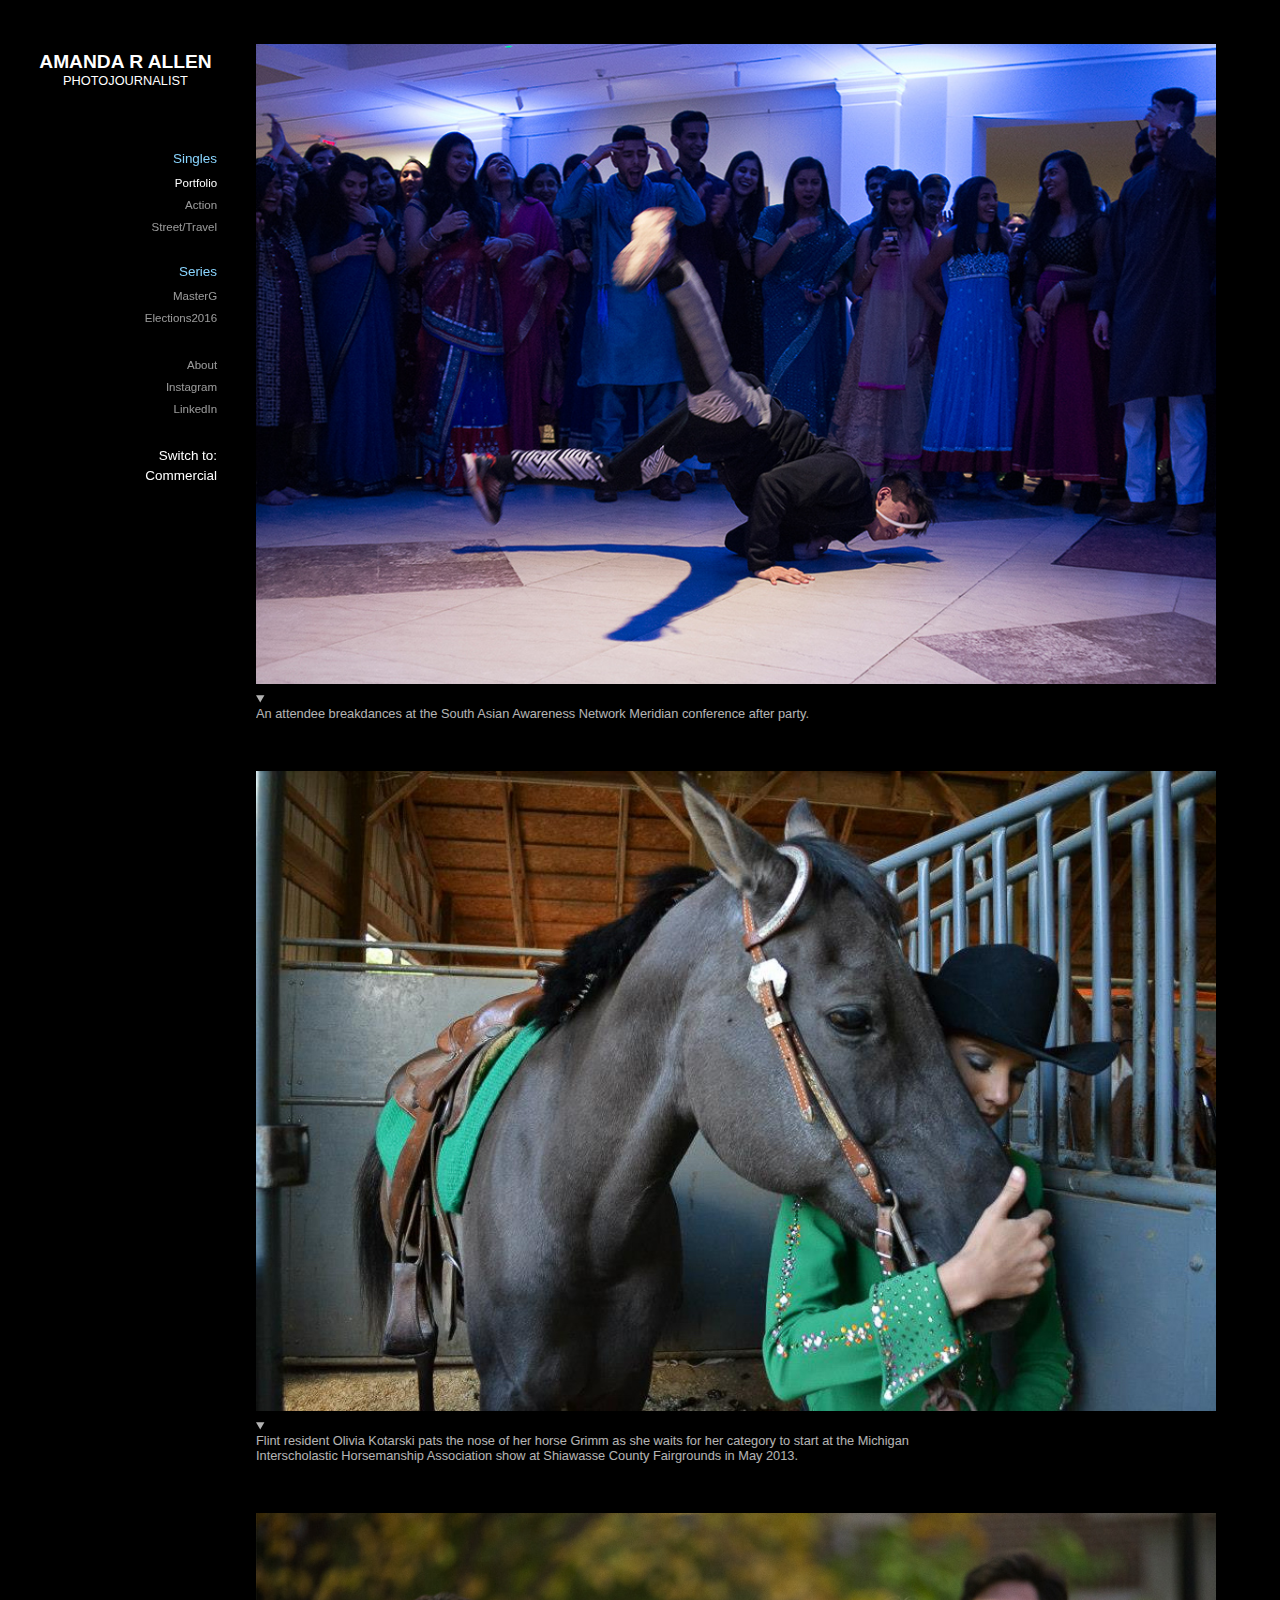
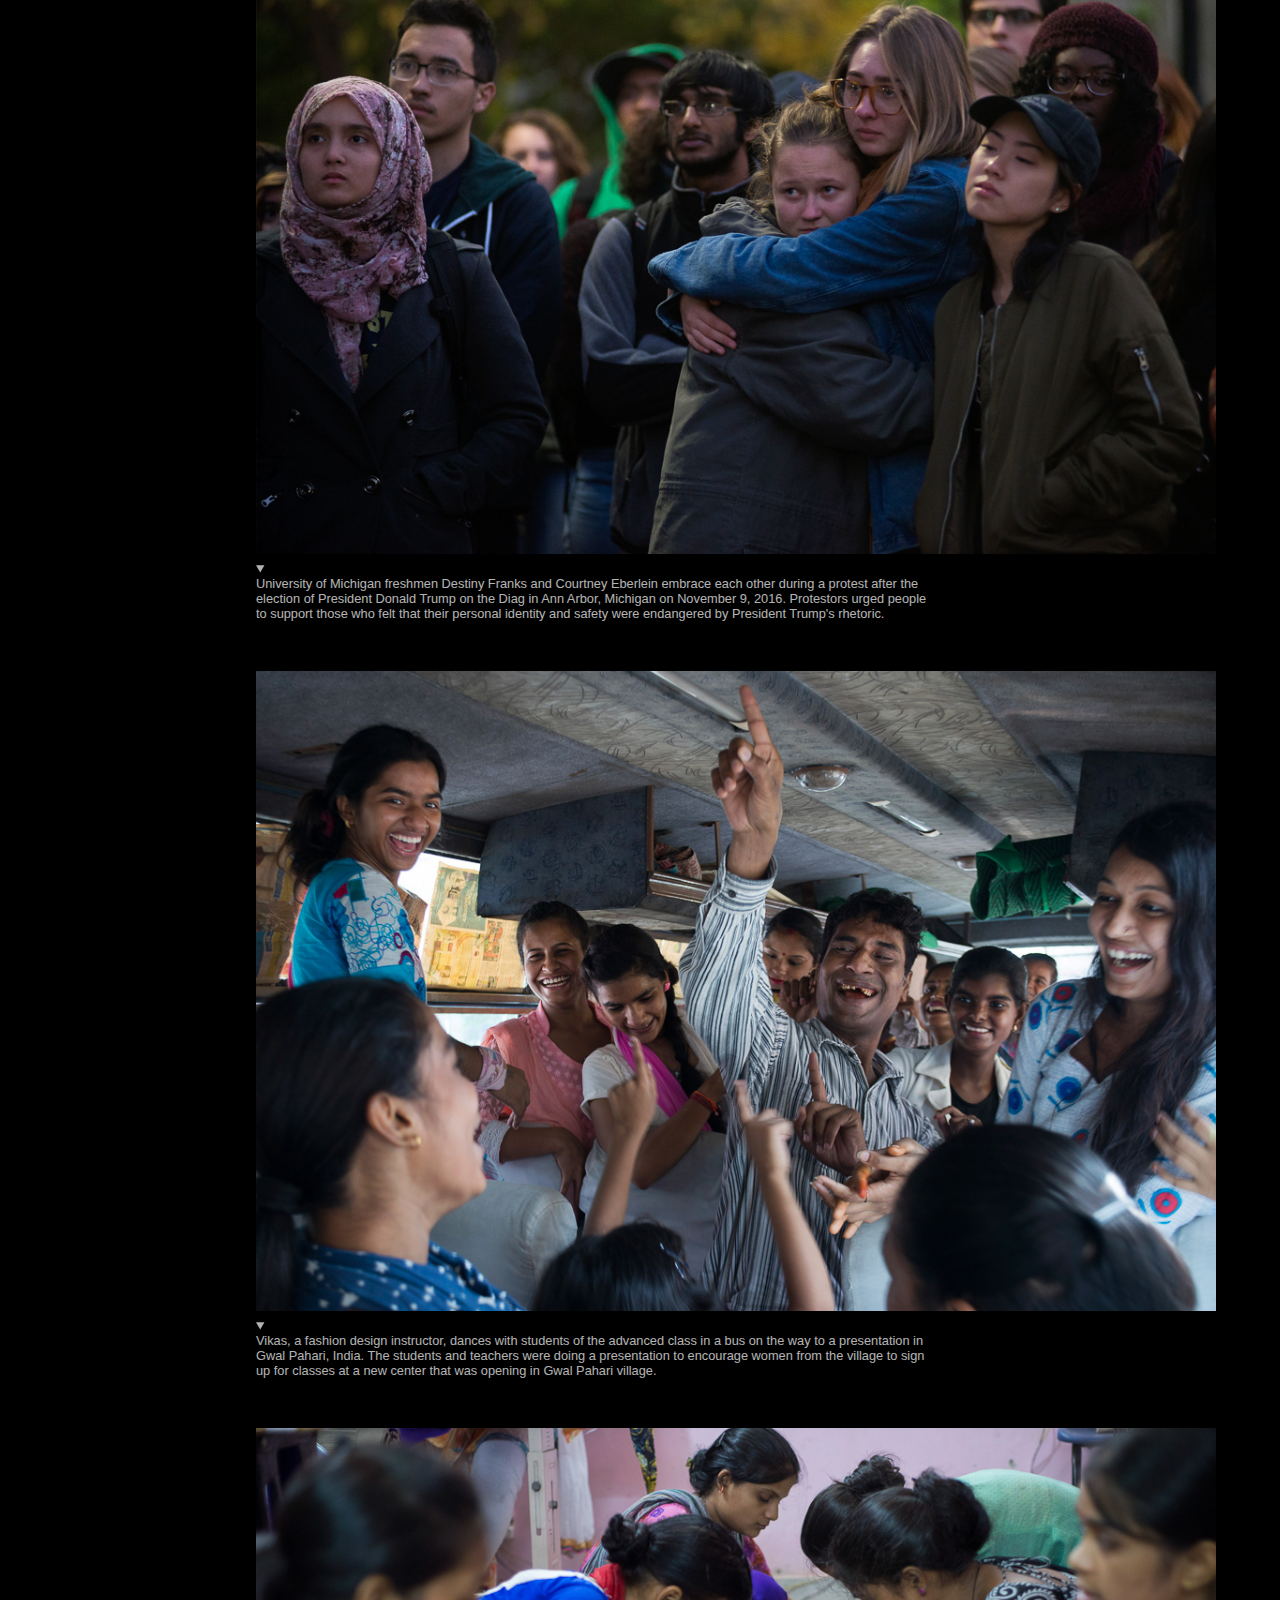
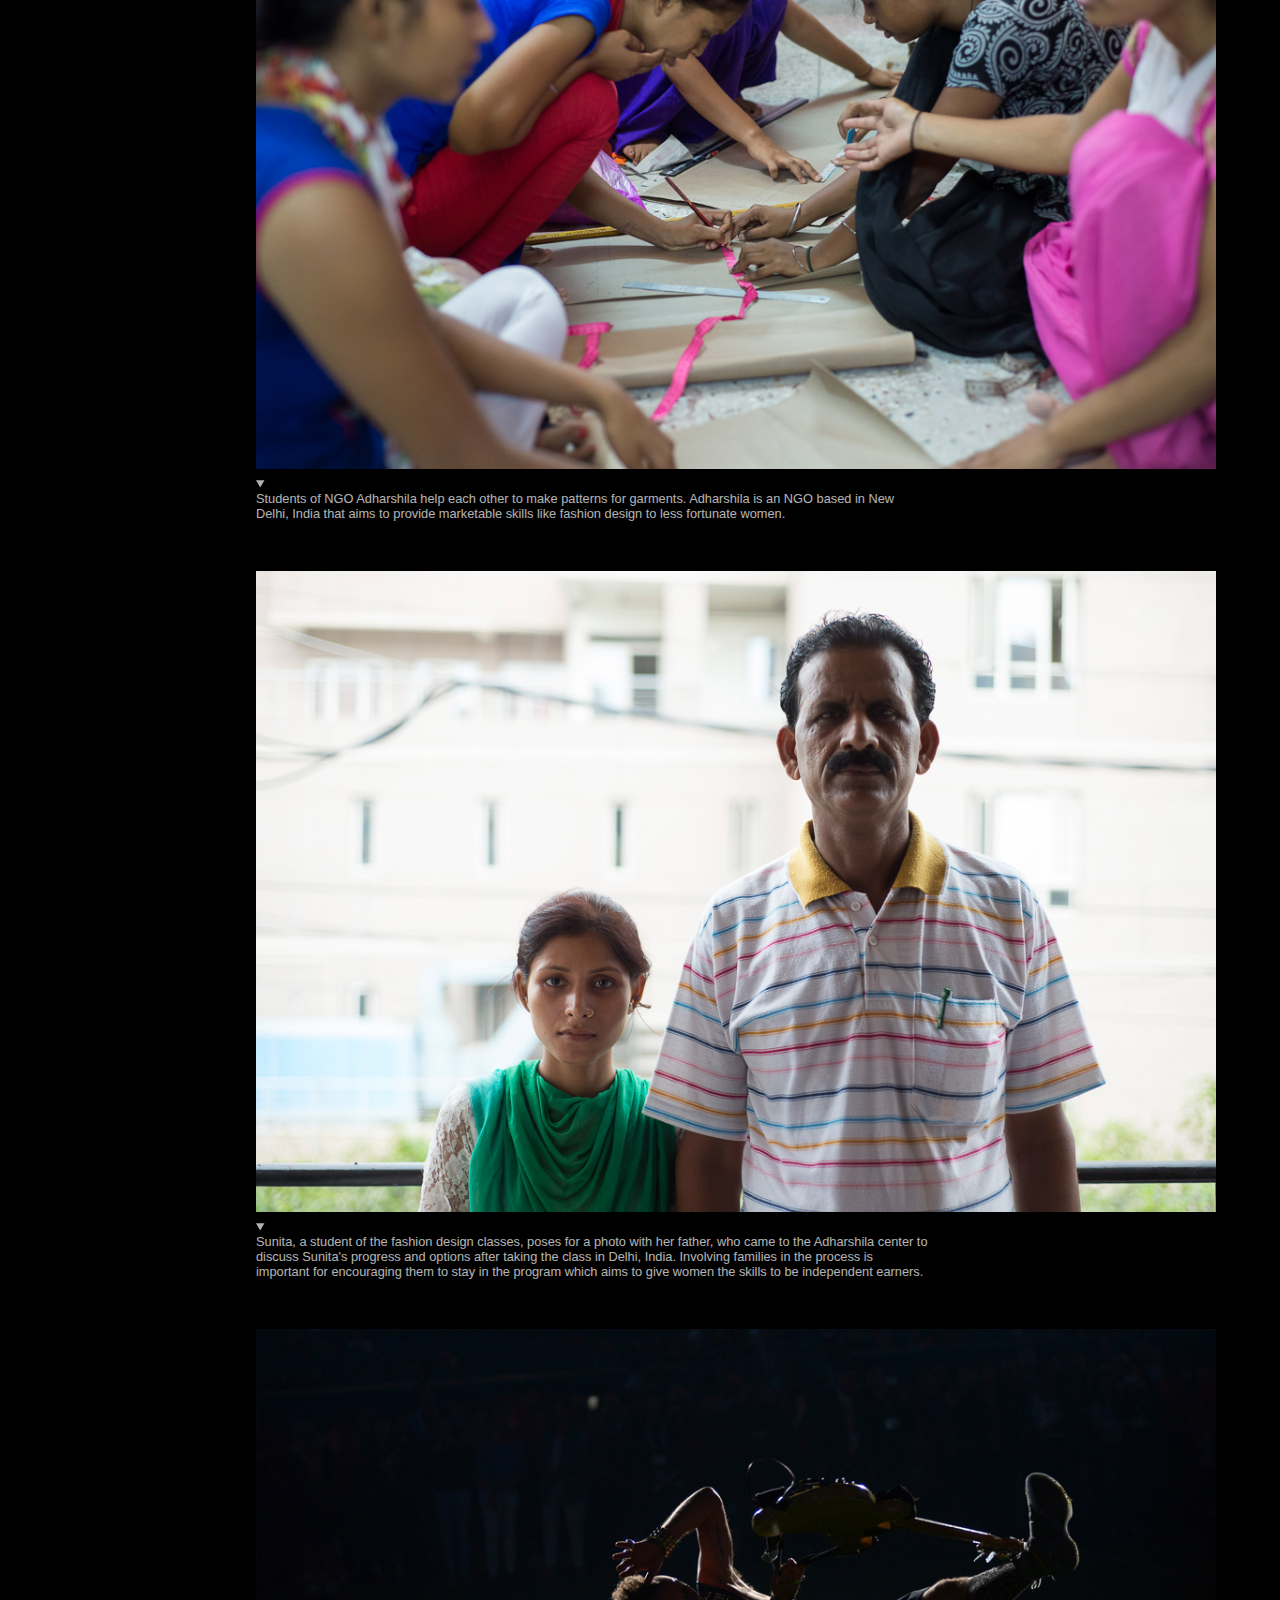
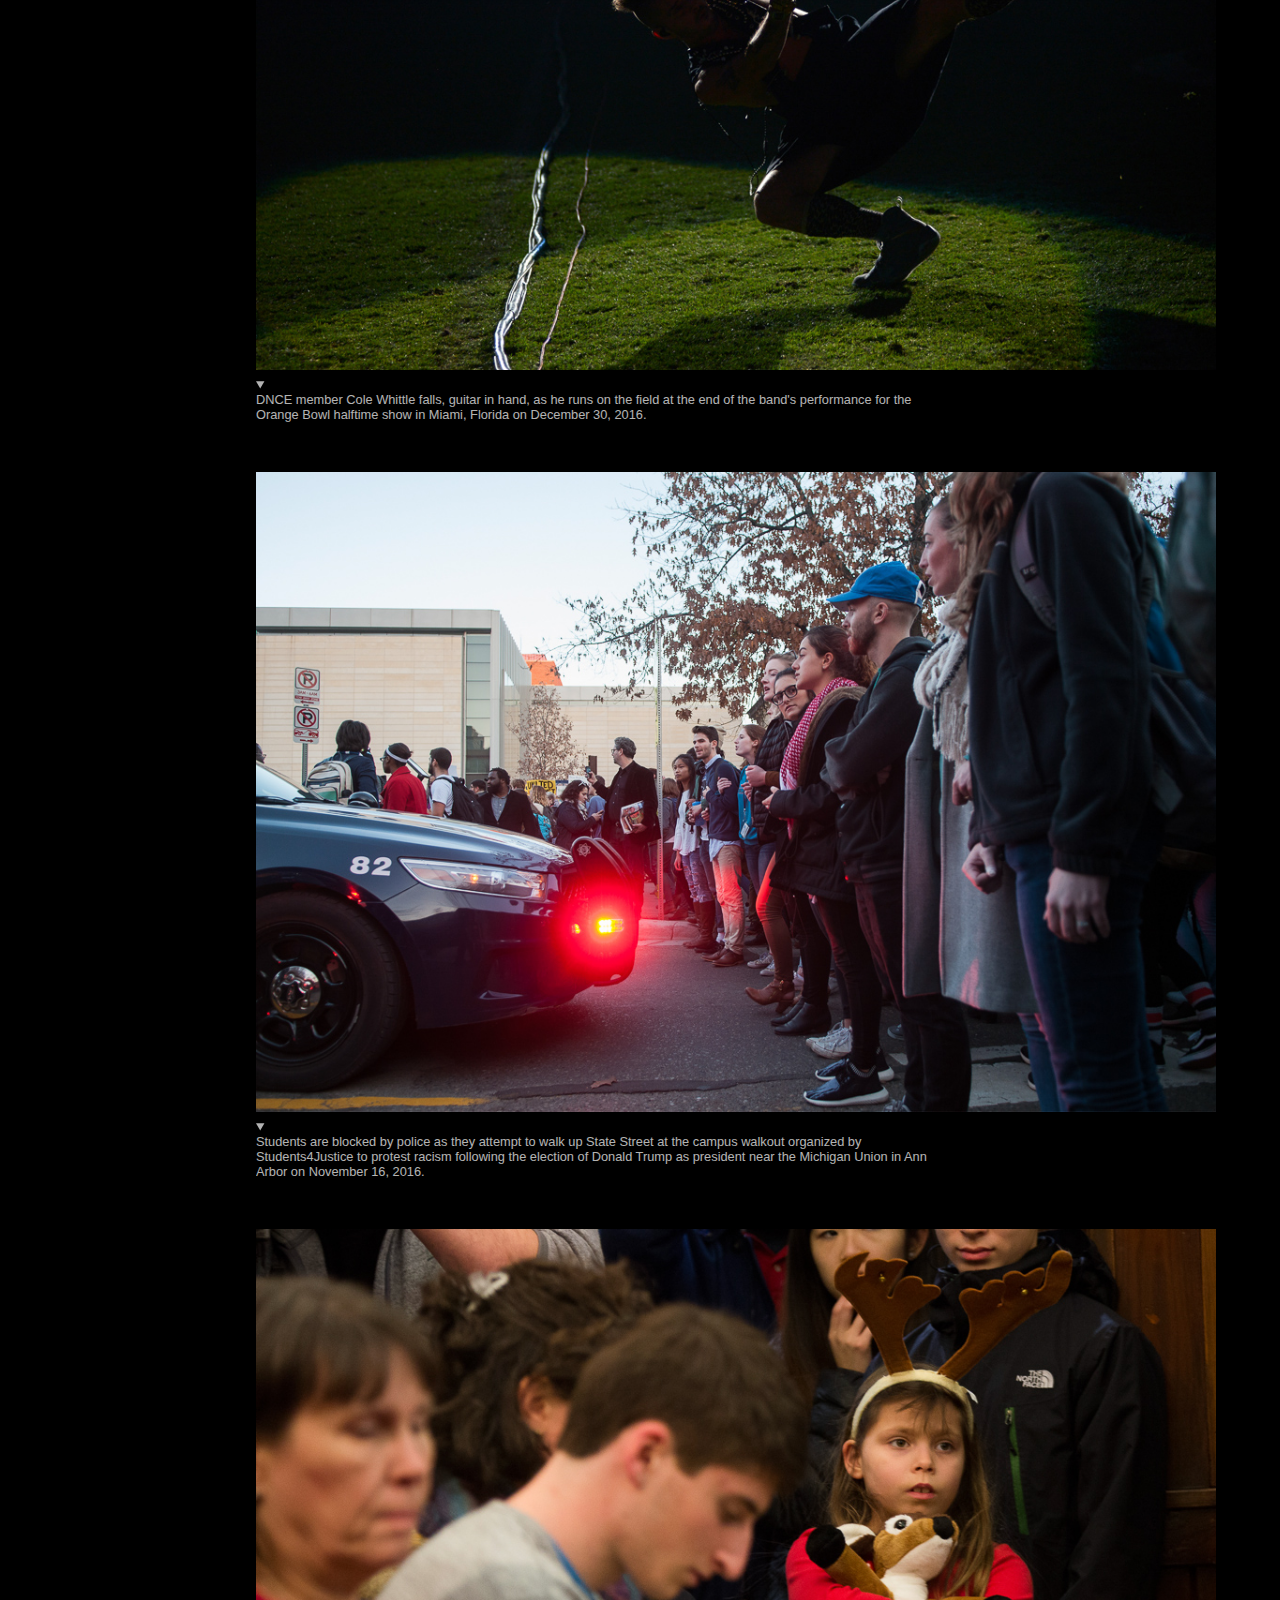
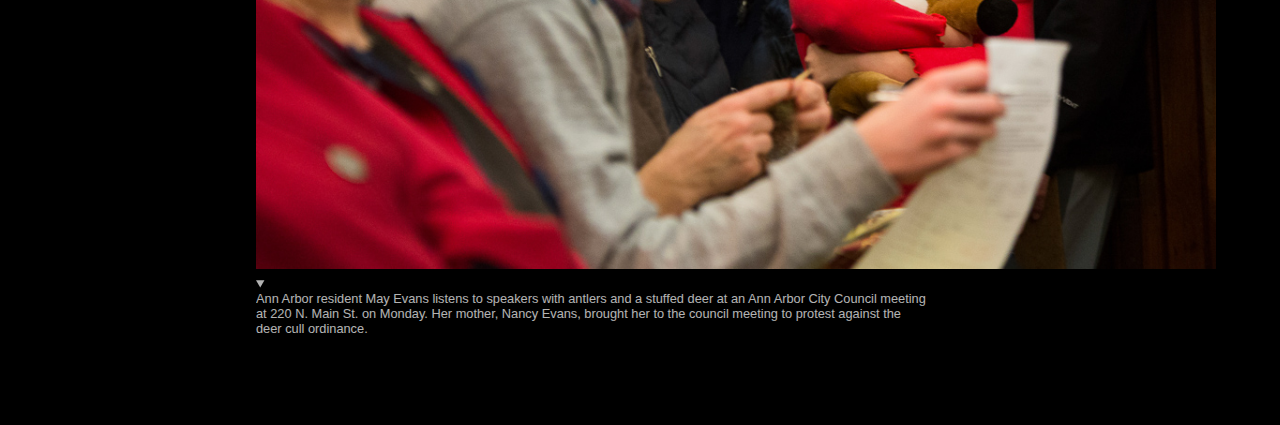
<file: index.html>
<!DOCTYPE html>
<html lang="en">
<head>
	<meta charset="UTF-8" name="viewport" content="width=device-width, initial-scale=1.0">
	<title>Amanda R Allen Photography</title>
	<link rel="stylesheet" href="css/journalismhome.css">
	<link rel="stylesheet" href="https://use.fontawesome.com/releases/v5.5.0/css/all.css" integrity="sha384-B4dIYHKNBt8Bc12p+WXckhzcICo0wtJAoU8YZTY5qE0Id1GSseTk6S+L3BlXeVIU" crossorigin="anonymous">
	<script src="https://ajax.googleapis.com/ajax/libs/jquery/3.3.1/jquery.min.js"></script>
	<script src="js/journalismhome.js"></script>
</head>
<header id="navlink">

	<div class="header">
		<img src="images/menuiconw.svg" alt="menu icon" id="button" onclick="menu()"/>
		<h1>AMANDA R ALLEN</h1>
		<h2>PHOTOJOURNALIST</h2>
	</div>
</header>

<body onresize="dis()" onload="setview()" id="bod">
	<nav id="nav1" >
		<ul>
			<h3>Singles</h3>
			<li><a href="index.html" class="current">Portfolio </a></li>
			<li><a href="pjhtml/action.html">Action </a></li>
			<li><a href="pjhtml/street.html"> Street/Travel </a></li>

			<h3>Series</h3>
			<li><a href="pjhtml/masterG.html"> MasterG </a></li>
			<li><a href="pjhtml/elections.html"> Elections2016</a></li>

			<h3></h3>
			<li><a href="about.html">About </a></li>
			<li><a href="https://www.instagram.com/amandarallen/" target="_blank" >Instagram </a></li>
			<li><a href="http://www.linkedin.com/in/amandaraeallen" target="_blank" >LinkedIn </a></li>

			<h3><a href="commercial.html" id="seemore">Switch to:</br>Commercial</a></h3>
		</ul>
	</nav>


	<section id="main-section" onclick="closemenu()">

		<img src="images/Main/Portfolio/Portfolio.1.jpg" alt="Crowd gathered around breakdancer" class="photo" style="opacity: 1;" />
			<details open>
				<summary></summary>
				<p>An attendee breakdances at the South Asian Awareness Network Meridian conference after party.</p>
			</details>

		<img src="images/Main/Portfolio/Portfolio1.jpg" alt="Girl with Horse" id="horse" class="photo" style="opacity: 1;" />
			<details open>
				<summary></summary>
				<p>Flint resident Olivia Kotarski pats the nose of her horse Grimm as she waits for her category to start at the Michigan Interscholastic Horsemanship Association show at Shiawasse County Fairgrounds in May 2013.</p>
			</details>

		<img src="images/Main/Portfolio/Portfolio2.jpg" alt="Crowd"class="photo"/>
			<details open>
				<summary></summary>
				<p>University of Michigan freshmen Destiny Franks and Courtney Eberlein embrace each other during a protest after the election of President Donald Trump on the Diag in Ann Arbor, Michigan on November 9, 2016. Protestors urged people to support those who felt that their personal identity and safety were endangered by President Trump's rhetoric.</p>
			</details>

		<img src="images/Main/Portfolio/Portfolio3.jpg" alt="People on a bus smiling"class="photo"/>
			<details open>
				<summary></summary>
				<p>Vikas, a fashion design instructor, dances with students of the advanced class in a bus on the way to a presentation in Gwal Pahari, India. The students and teachers were doing a presentation to encourage women from the village to sign up for classes at a new center that was opening in Gwal Pahari village.</p>
			</details>

		<img src="images/Main/Portfolio/Portfolio4.jpg" alt="People making sewing patterns"class="photo"/>
			<details open>
				<summary></summary>
				<p>Students of NGO Adharshila help each other to make patterns for garments. Adharshila is an NGO based in New Delhi, India that aims to provide marketable skills like fashion design to less fortunate women.</p>
			</details>

		<img src="images/Main/Portfolio/Portfolio5.jpg" alt="Portrait of a woman and her father"class="photo"/>
			<details open>
				<summary></summary>
				<p>Sunita, a student of the fashion design classes, poses for a photo with her father, who came to the Adharshila center to discuss Sunita's progress and options after taking the class in Delhi, India. Involving families in the process is important for encouraging them to stay in the program which aims to give women the skills to be independent earners.</p>
			</details>

		<img src="images/Main/Portfolio/Portfolio6.jpg" alt="Person falling in a low-lit stadium"class="photo"/>
				<details open>
					<summary></summary>
					<p>DNCE member Cole Whittle falls, guitar in hand, as he runs on the field at the end of the band's performance for the Orange Bowl halftime show in Miami, Florida on December 30, 2016.</p>
			</details>

		<img src="images/Main/Portfolio/Portfolio7.jpg" alt="A crowd being blocked by police"class="photo"/>
				<details open>
					<summary></summary>
					<p>Students are blocked by  police as they attempt to walk up State Street at the campus walkout organized by Students4Justice to protest racism following the election of Donald Trump as president near the Michigan Union in Ann Arbor on November 16, 2016. </p>
				</details>

		<img src="images/Main/Portfolio/Portfolio10.jpg" alt="A young girl wearing plush antlers"class="photo"/>
					<details open>
					<summary></summary>
					<p>Ann Arbor resident May Evans listens to speakers with antlers and a stuffed deer at an Ann Arbor City Council meeting at 220 N. Main St. on Monday. Her mother, Nancy Evans, brought her to the council meeting to protest against the deer cull ordinance.</p>
				</details>

	</section>

</body>
</html>
</file>
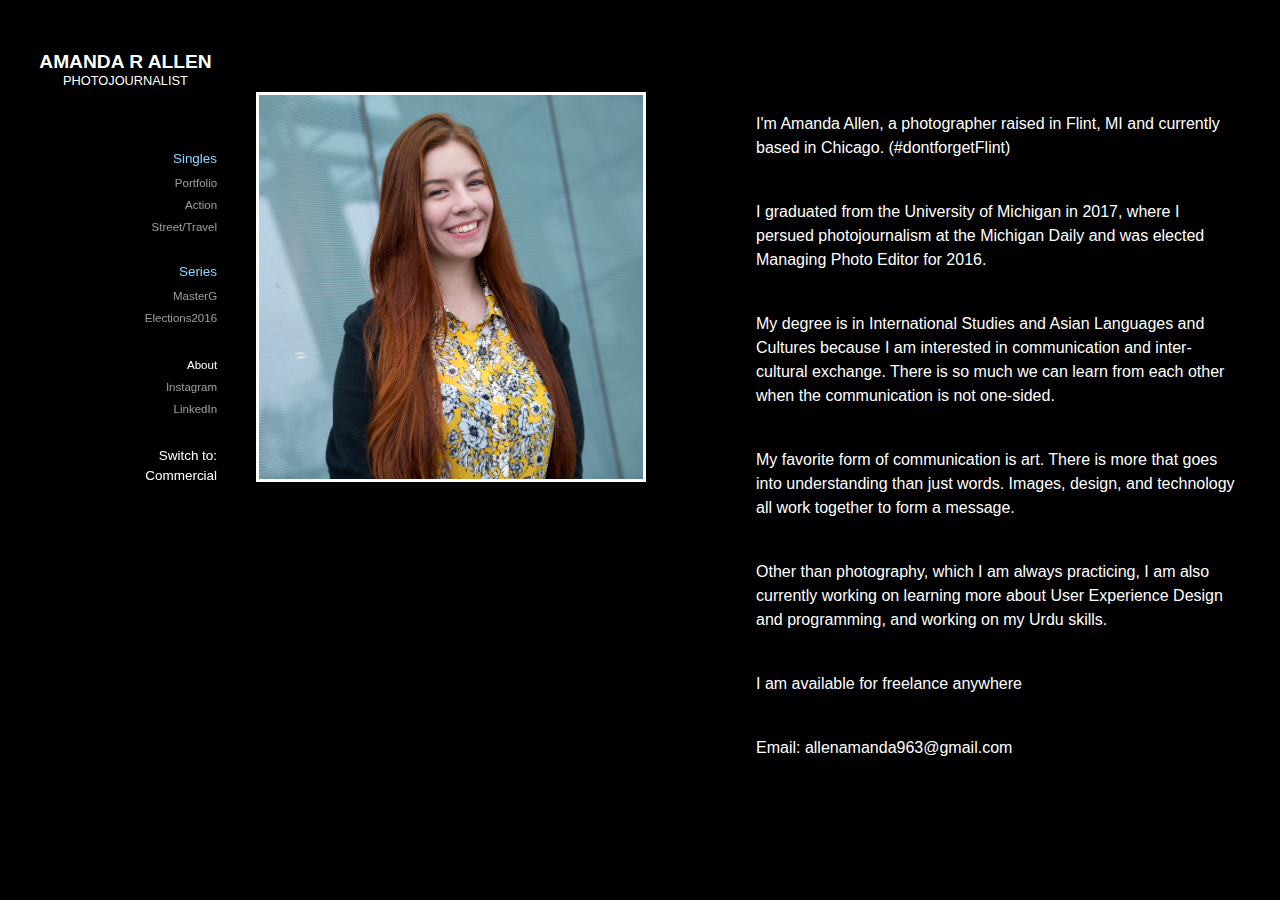
<file: about.html>
<!DOCTYPE html>
<html lang="en">
<head>
	<meta charset="UTF-8" name="viewport" content="width=device-width, initial-scale=1.0">
	<title>Amanda R Allen Photography</title>
	<link rel="stylesheet" href="css/journalismhome.css">
	<link rel="stylesheet" href="https://use.fontawesome.com/releases/v5.5.0/css/all.css" integrity="sha384-B4dIYHKNBt8Bc12p+WXckhzcICo0wtJAoU8YZTY5qE0Id1GSseTk6S+L3BlXeVIU" crossorigin="anonymous">
	<script src="https://ajax.googleapis.com/ajax/libs/jquery/3.3.1/jquery.min.js"></script>
	<script src="js/journalismhome.js"></script>
</head>
<header id="navlink">

	<div class="header">
		<img src="images/menuiconw.svg" alt="menu icon" id="button" onclick="menu()"/>
		<h1>AMANDA R ALLEN</h1>
		<h2>PHOTOJOURNALIST</h2>
	</div>
</header>

<body onresize="dis()" onload="setview()" id="bod">
	<nav id="nav1" >
		<ul>
			<h3>Singles</h3>
			<li><a href="index.html" >Portfolio </a></li>
			<li><a href="pjhtml/action.html">Action </a></li>
			<li><a href="pjhtml/street.html"> Street/Travel </a></li>

			<h3>Series</h3>
			<li><a href="pjhtml/masterG.html"> MasterG </a></li>
			<li><a href="pjhtml/elections.html"> Elections2016</a></li>

			<h3></h3>
			<li><a href="about.html" class="current">About </a></li>
			<li><a href="https://www.instagram.com/amandarallen/" target="_blank" >Instagram </a></li>
			<li><a href="http://www.linkedin.com/in/amandaraeallen" target="_blank">LinkedIn </a></li>

			<h3><a href="commercial.html" id="seemore">Switch to:</br>Commercial</a></h3>
		</ul>
	</nav>


	<section id="main-section" onclick="closemenu()">

		<img src="images/Amandaportrait.jpg" class="aboutimg" alt="Portrait of the photographer"/>
		
		<div class="container">
  		  <p class="about"> I'm Amanda Allen, a photographer raised in Flint, MI and currently based in Chicago. (#dontforgetFlint)</p>
 		  <p class="about"> I graduated from the University of Michigan in 2017, where I persued photojournalism at the Michigan Daily and was elected Managing Photo Editor for 2016.</p>
   		  <p class="about">My degree is in International Studies and Asian Languages and Cultures because I am interested in communication and inter-cultural exchange. There is so much
			we can learn from each other when the communication is not one-sided.</p>
		  <p class="about">My favorite form of communication is art. There is more that goes into understanding than just words. Images, design, and technology all work together to form a message.</p>
		  <p class="about">Other than photography, which I am always practicing, I am also currently working on learning more about User Experience Design and programming, and working on my Urdu skills. </p>
		  <p class="about">I am available for freelance anywhere </p>
  		  <p class="about">Email: allenamanda963@gmail.com </p>
		</div>
	</section>

</body>
</html>
</file>
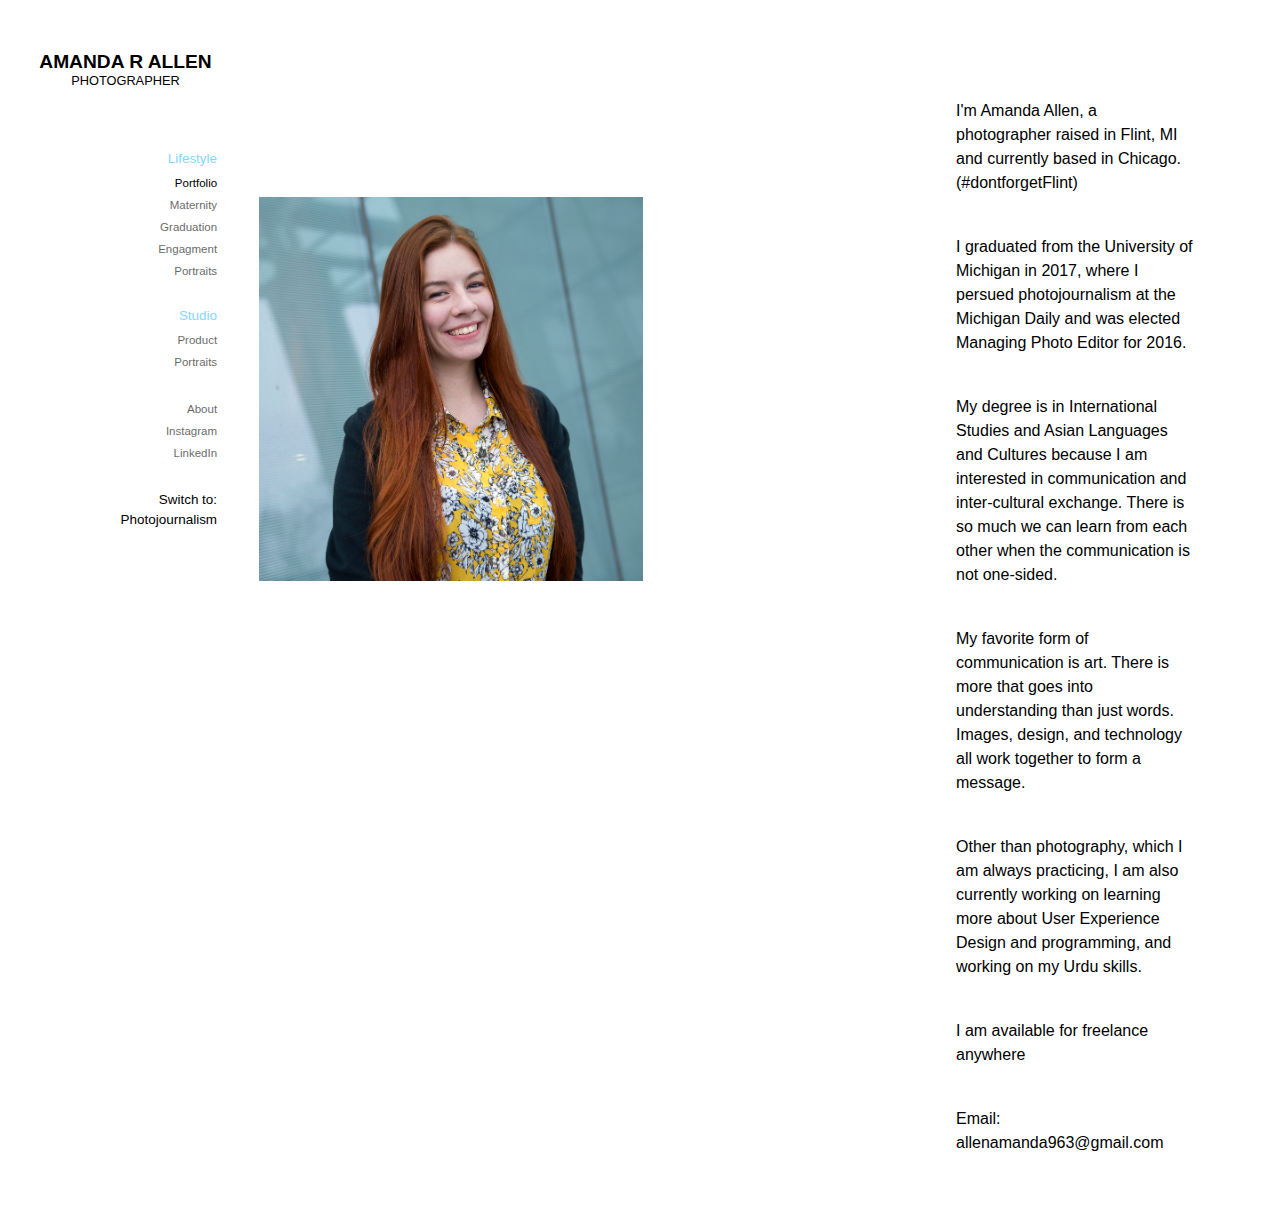
<file: aboutw.html>
<!DOCTYPE html>
<html lang="en">
<head>
	<meta charset="UTF-8" name="viewport" content="width=device-width, initial-scale=1.0">
	<title>Amanda R Allen Photography</title>
	<link rel="stylesheet" href="css/commercialhome.css">
	<link rel="stylesheet" href="https://use.fontawesome.com/releases/v5.5.0/css/all.css" integrity="sha384-B4dIYHKNBt8Bc12p+WXckhzcICo0wtJAoU8YZTY5qE0Id1GSseTk6S+L3BlXeVIU" crossorigin="anonymous">
	<script src="https://ajax.googleapis.com/ajax/libs/jquery/3.3.1/jquery.min.js"></script>
	<script src="js/journalismhome.js"></script>
</head>
<header id="navlink">
	<div class="header">
		<img src="../images/menuicon.svg" alt="menu icon" id="button" onclick="menu()"/>
		<h1>AMANDA R ALLEN</h1>
		<h2>PHOTOGRAPHER</h2>
	</div>
</header>

<body onresize="dis()" onload="setview()" id="bod">
	<nav id="nav1" >
		<ul>
			<h3>Lifestyle</h3>
			<li><a href="commercial.html" class="current">Portfolio </a></li>
			<li><a href="comhtml/Maternity.html">Maternity </a></li>
			<li><a href="comhtml/Graduation.html">Graduation</a></li>
			<li><a href="comhtml/Engagement.html">Engagment</a></li>
			<li><a href="comhtml/Portraits.html">Portraits</a></li>

			<h3>Studio</h3>
			<li><a href="comhtml/Product.html"> Product </a></li>
			<li><a href="comhtml/Studio.html"> Portraits</a></li>

			<h3></h3>
			<li><a href="about.html">About</a></li>
			<li><a href="https://www.instagram.com/amandarallen/" target="_blank" >Instagram </a></li>
			<li><a href="http://www.linkedin.com/in/amandaraeallen" target="_blank" >LinkedIn </a></li>

			<h3><a href="index.html" id="seemore">Switch to:</br>Photojournalism </a></h3>
		</ul>
	</nav>

	<section id="main-section" onclick="closemenu()">

		<img src="images/Amandaportrait.jpg" class="aboutimg" alt="Portrait of the photographer"/>
		
		<div class="container">
  		  <p class="about"> I'm Amanda Allen, a photographer raised in Flint, MI and currently based in Chicago. (#dontforgetFlint)</p>
 		  <p class="about"> I graduated from the University of Michigan in 2017, where I persued photojournalism at the Michigan Daily and was elected Managing Photo Editor for 2016.</p>
   		  <p class="about">My degree is in International Studies and Asian Languages and Cultures because I am interested in communication and inter-cultural exchange. There is so much
			we can learn from each other when the communication is not one-sided.</p>
		  <p class="about">My favorite form of communication is art. There is more that goes into understanding than just words. Images, design, and technology all work together to form a message.</p>
		  <p class="about">Other than photography, which I am always practicing, I am also currently working on learning more about User Experience Design and programming, and working on my Urdu skills. </p>
		  <p class="about">I am available for freelance anywhere </p>
  		  <p class="about">Email: allenamanda963@gmail.com </p>
		</div>
	</section>

</body>
</html>
</file>
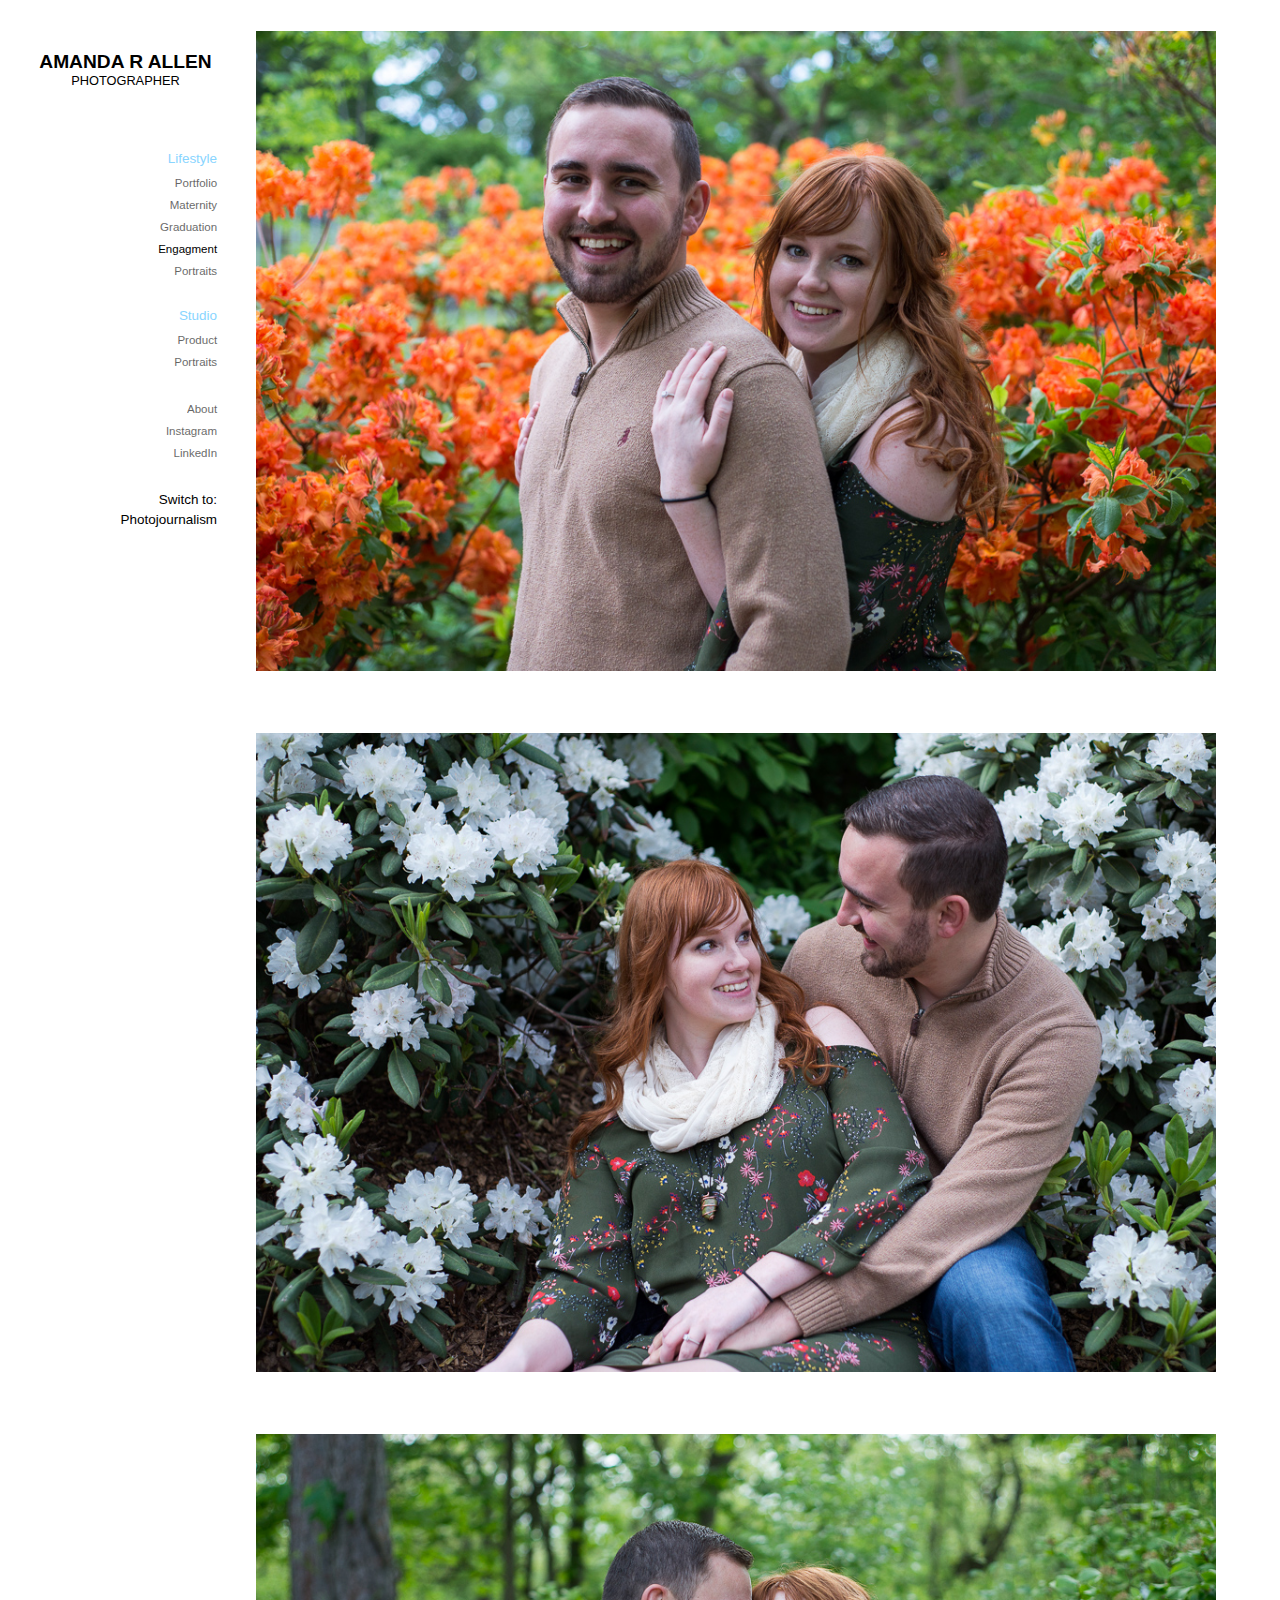
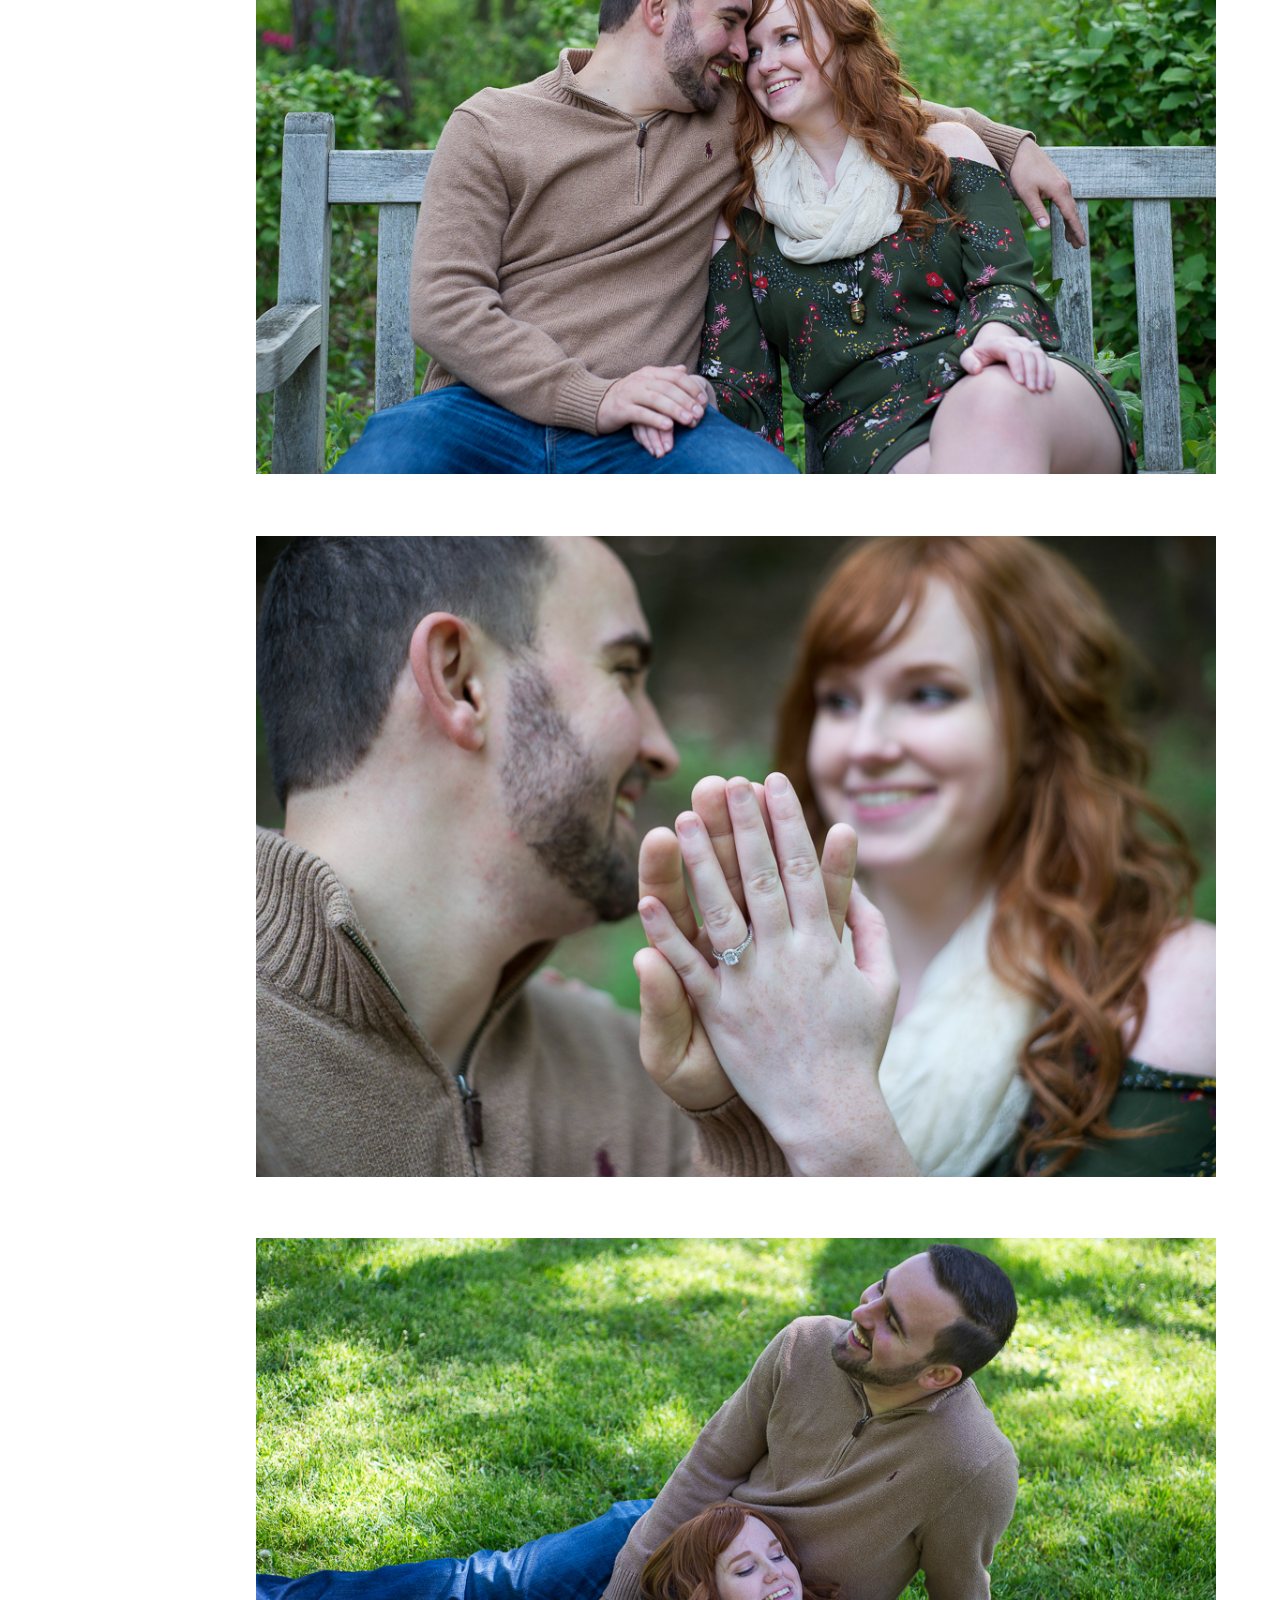
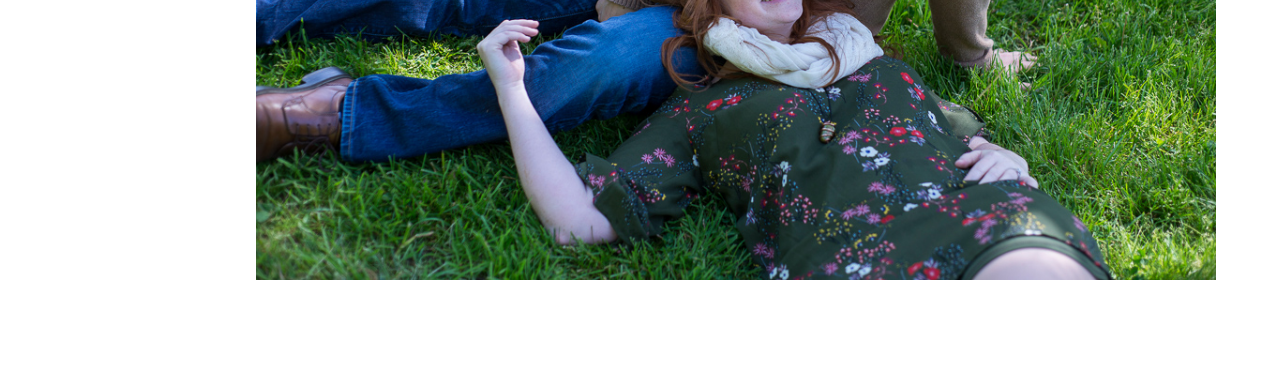
<file: comhtml/Engagement.html>
<!DOCTYPE html>
<html lang="en">
<head>
	<meta charset="UTF-8" name="viewport" content="width=device-width, initial-scale=1.0">
	<title>Amanda R Allen Photography</title>
	<link rel="stylesheet" href="../css/commercialhome.css">
	<link rel="stylesheet" href="https://use.fontawesome.com/releases/v5.5.0/css/all.css" integrity="sha384-B4dIYHKNBt8Bc12p+WXckhzcICo0wtJAoU8YZTY5qE0Id1GSseTk6S+L3BlXeVIU" crossorigin="anonymous">
	<script src="https://ajax.googleapis.com/ajax/libs/jquery/3.3.1/jquery.min.js"></script>
	<script src="../js/journalismhome.js"></script>
</head>
<header id="navlink">

	<div class="header">
		<img src="../images/menuicon.svg" alt="menu icon" id="button" onclick="menu()"/>
		<h1>AMANDA R ALLEN</h1>
		<h2>PHOTOGRAPHER</h2>
	</div>
</header>

<body onresize="dis()" onload="setview()" id="bod">
	<nav id="nav1" >
		<ul>
			<h3>Lifestyle</h3>
			<li><a href="../commercial.html">Portfolio </a></li>
			<li><a href="Maternity.html">Maternity </a></li>
			<li><a href="Graduation.html">Graduation</a></li>
			<li><a href="Engagement.html" class="current">Engagment</a></li>
			<li><a href="Portraits.html">Portraits</a></li>

			<h3>Studio</h3>
			<li><a href="Product.html"> Product </a></li>
			<li><a href="Studio.html"> Portraits</a></li>

			<h3></h3>
			<li><a href="../aboutw.html">About</a></li>
			<li><a href="https://www.instagram.com/amandarallen/"  target="_blank">Instagram </a></li>
			<li><a href="http://www.linkedin.com/in/amandaraeallen" target="_blank">LinkedIn </a></li>

			<h3><a href="../index.html" id="seemore">Switch to:</br>Photojournalism </a></h3>
		</ul>
	</nav>

	<section id="main-section" onclick="closemenu()">

		<img src="../images/Lifestyle/Engagement/Engagement.001.jpg" alt="portait"/>
				<details><summary></summary></details>

		<img src="../images/Lifestyle/Engagement/Engagement.002.jpg" alt="portait"/>
				<details><summary></summary></details>

		<img src="../images/Lifestyle/Engagement/Engagement.003.jpg" alt="portait"/>
				<details><summary></summary></details>

		<img src="../images/Lifestyle/Engagement/Engagement.004.jpg" alt="portait"/>
				<details><summary></summary></details>

		<img src="../images/Lifestyle/Engagement/Engagement.005.jpg" alt="portait"/>
				<details><summary></summary></details>

<!--		<img src="../images/Lifestyle/Engagement/Engagement.006.jpg" alt="portait"/>
			<details><summary></summary></details>

		<img src="../images/Lifestyle/Engagement/Engagement.007.jpg" alt="portait"/>
				<details><summary></summary></details>

		<img src="../images/Lifestyle/Engagement/Engagement.008.jpg" alt="portait"/>
				<details><summary></summary></details>

		<img src="../images/Lifestyle/Portrait/Portraits.0009.jpg" alt="portait"/>
				<details><summary></summary></details>

		<img src="../images/Lifestyle/Portrait/Portraits.0010.jpg" alt="portait"/>
				<details><summary></summary></details>

		<img src="../images/Lifestyle/Portrait/Portraits.0011.jpg" alt="portait"/>
				<details><summary></summary></details>

		<img src="../images/Lifestyle/Portrait/Portraits.0012.jpg" alt="portait"/>
				<details><summary></summary></details> -->

	</section>

</body>
</html>
</file>
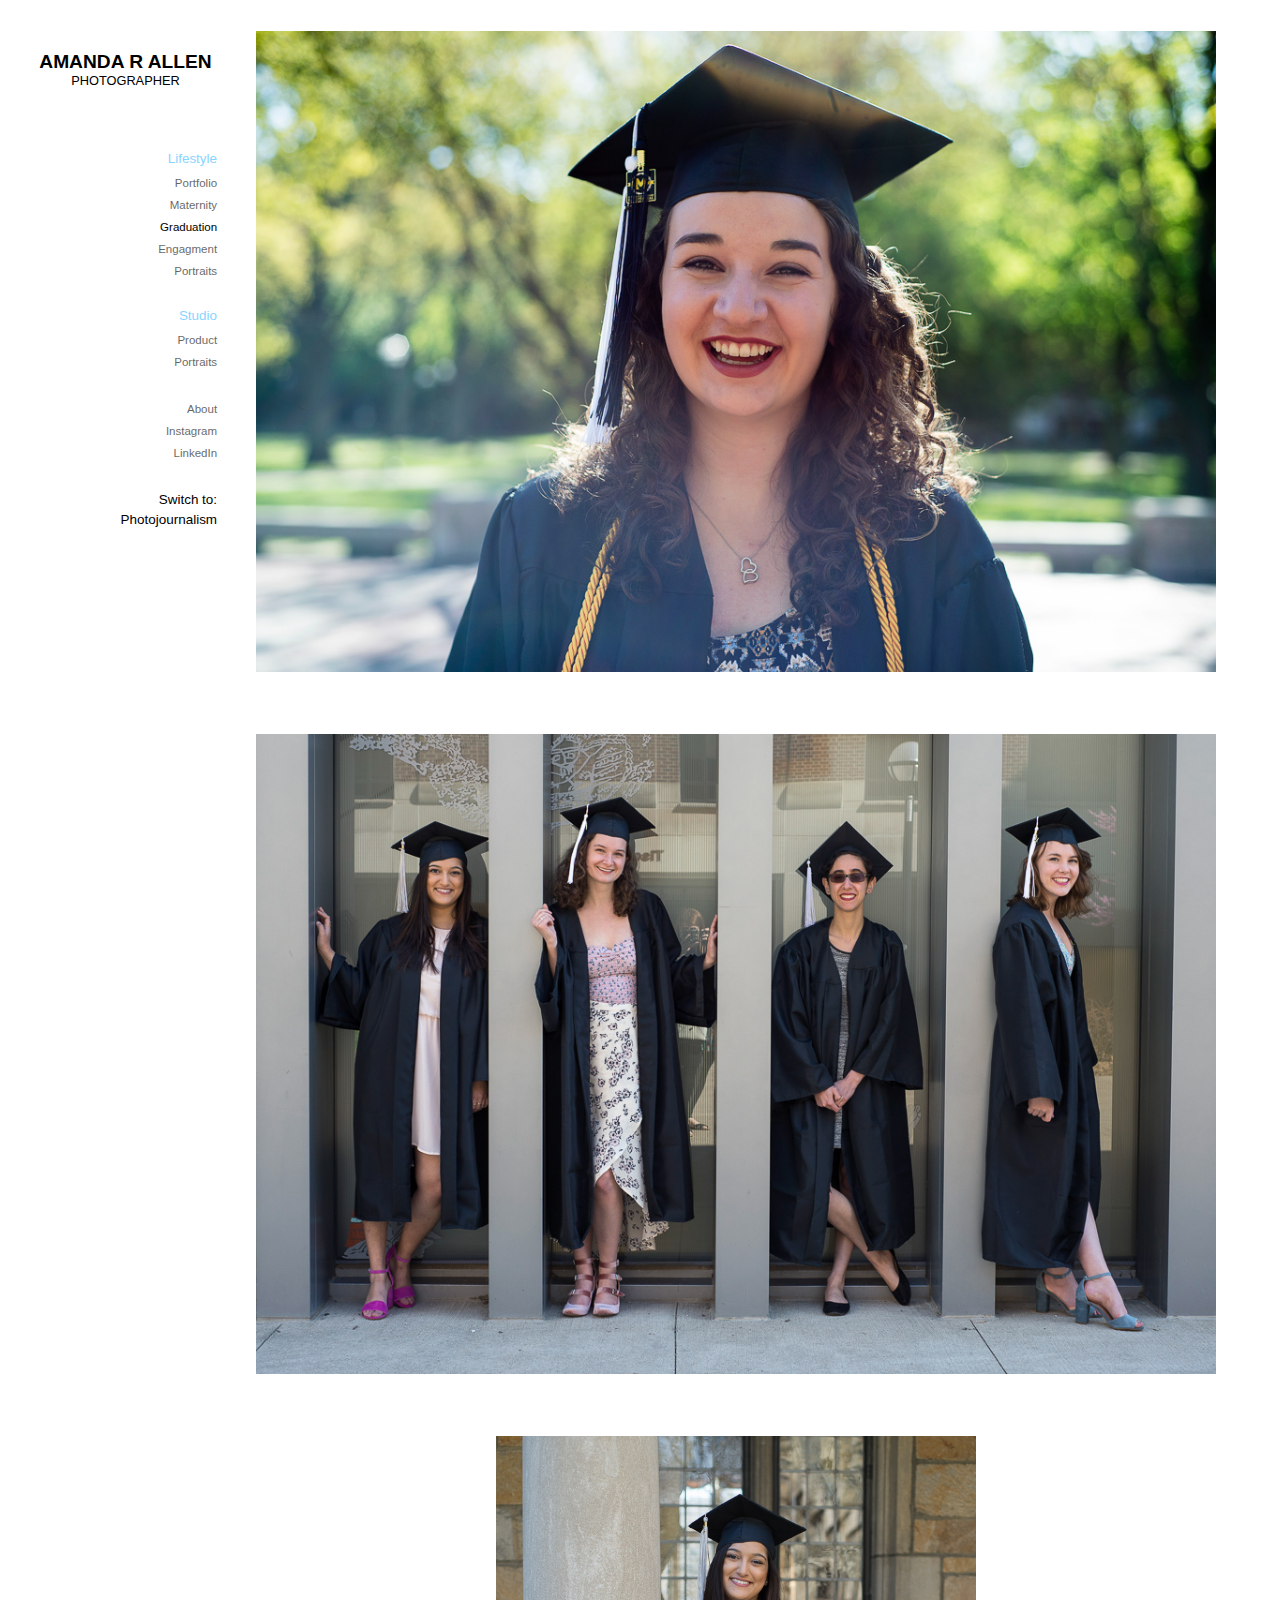
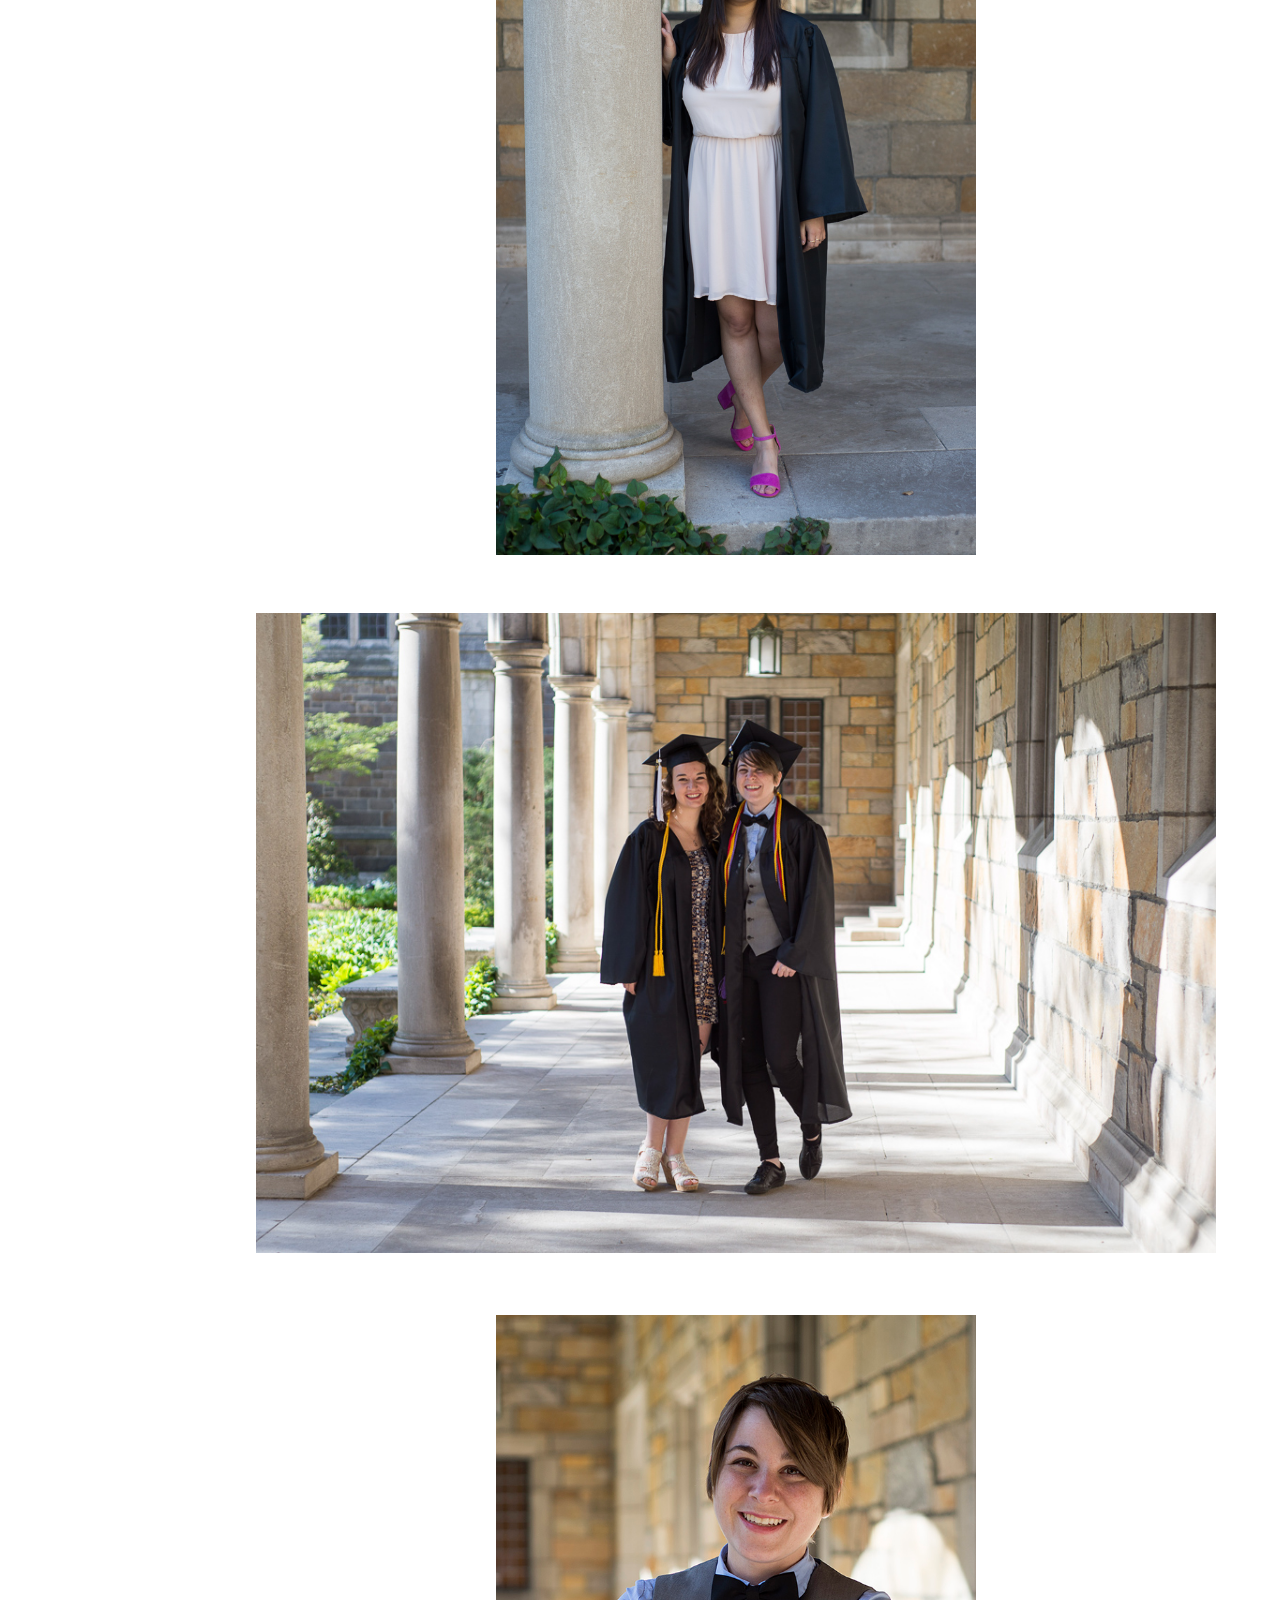
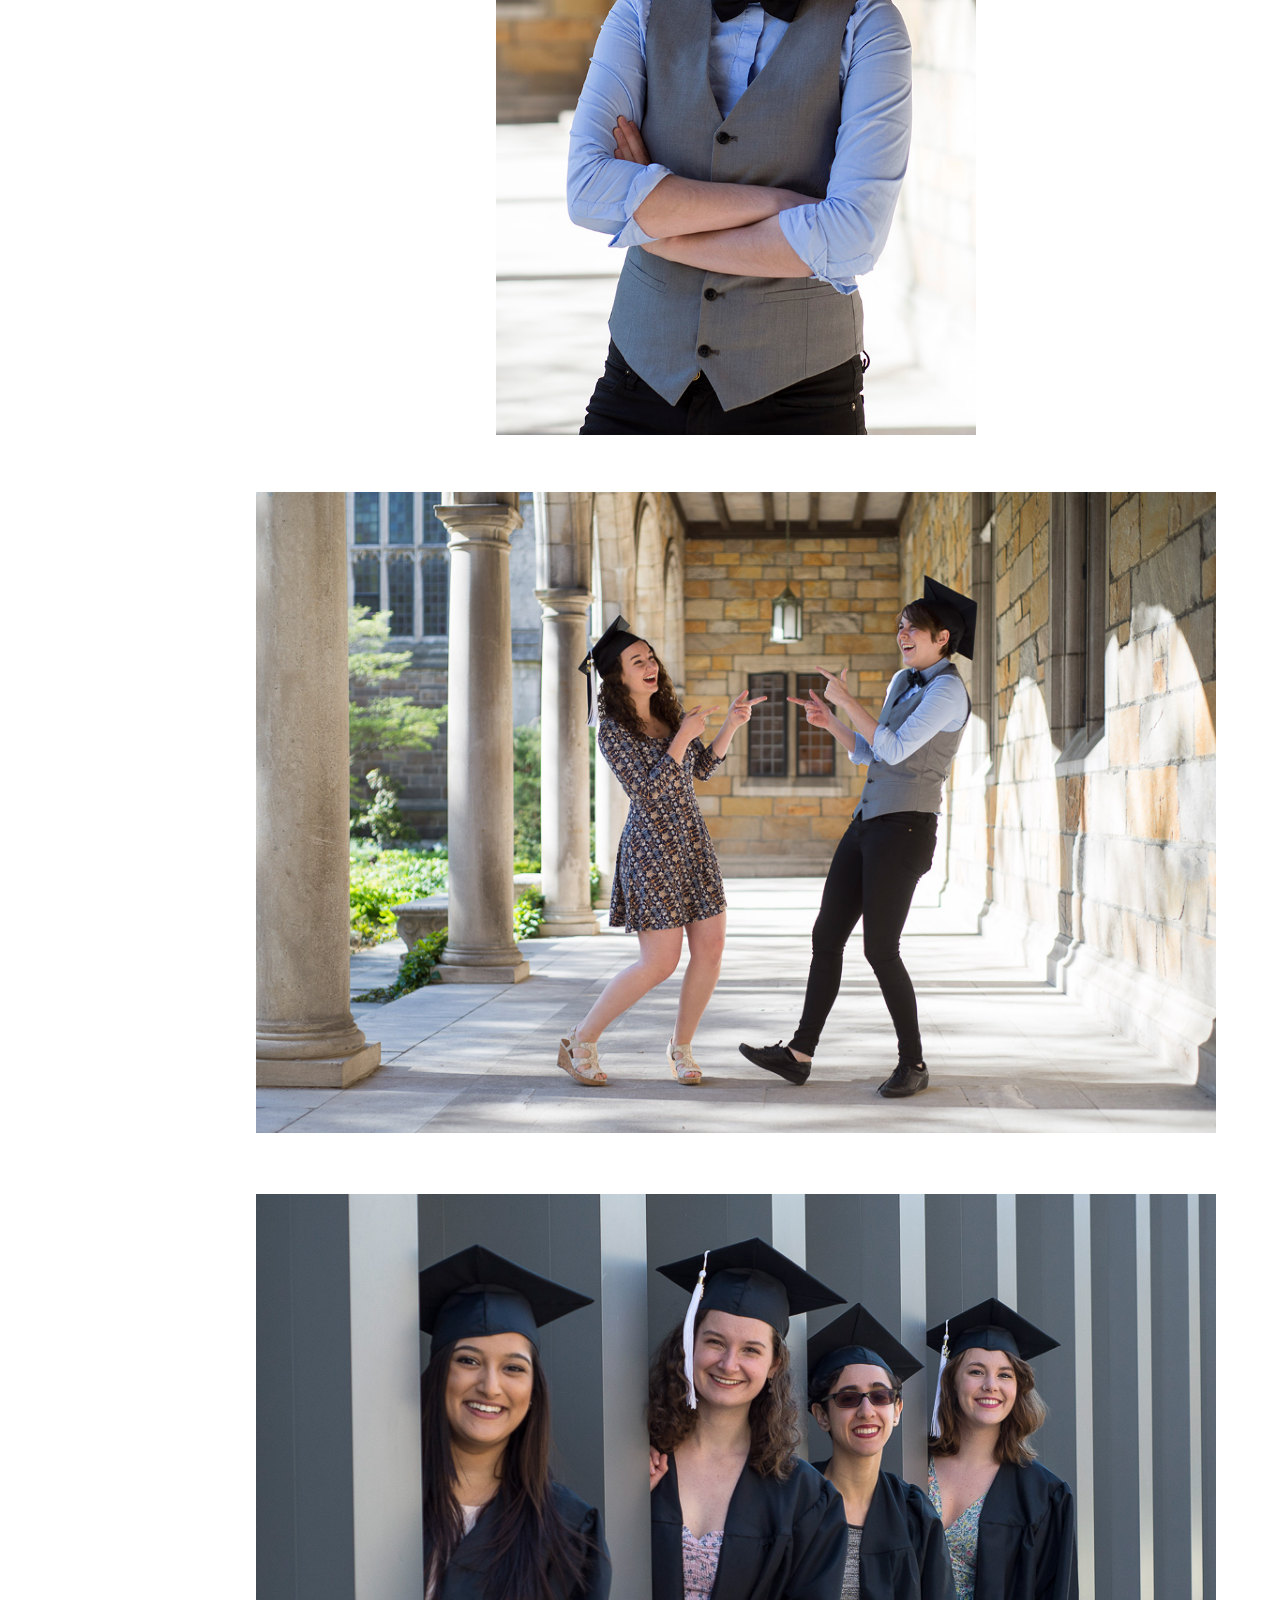
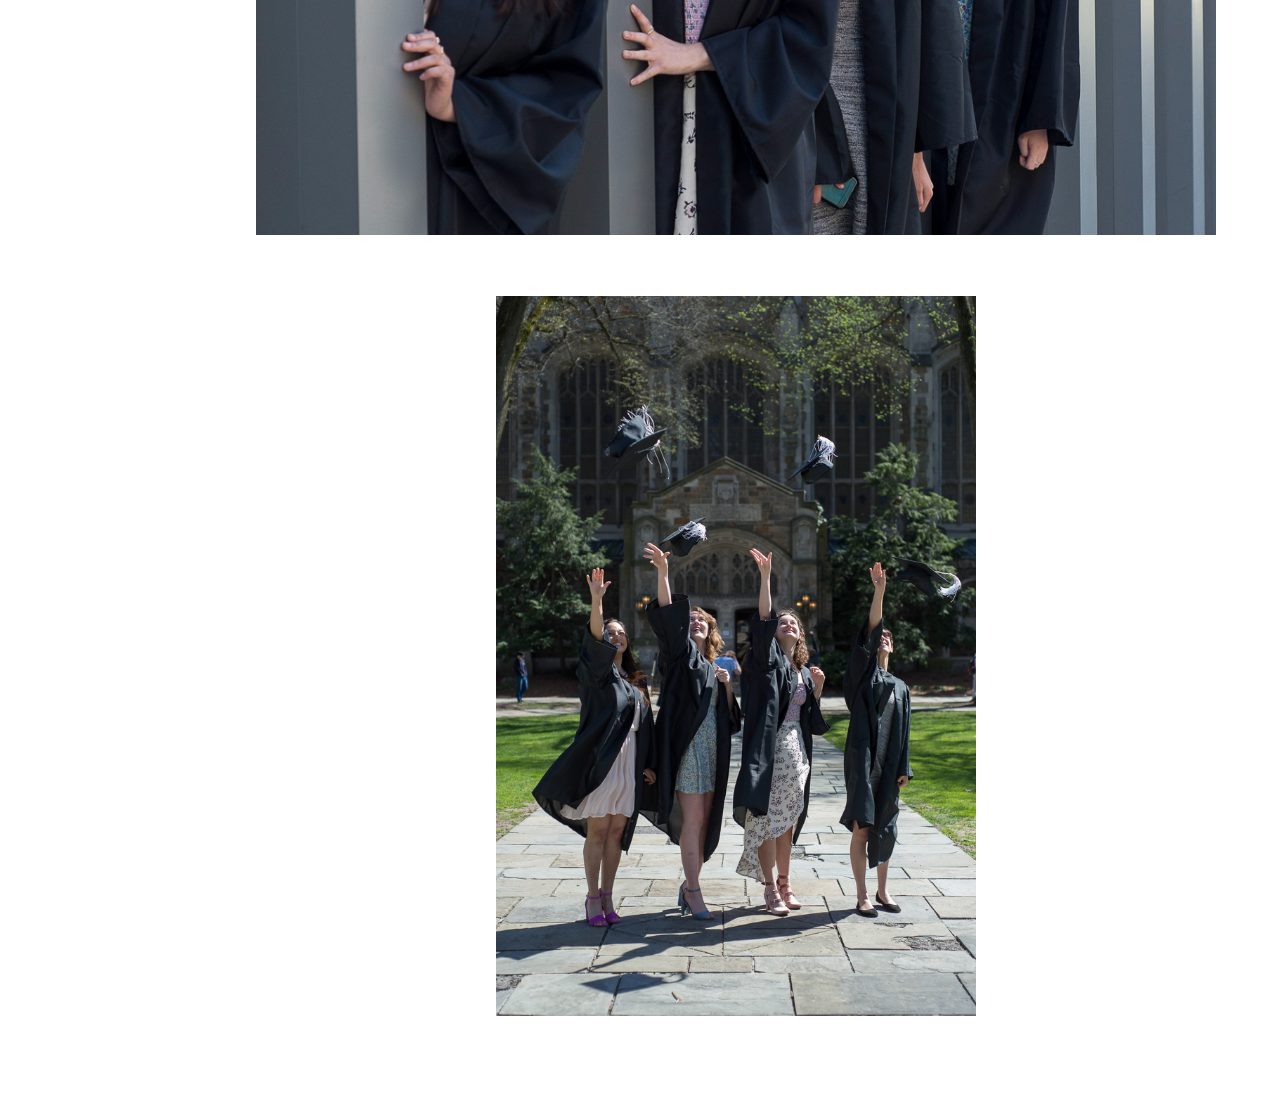
<file: comhtml/Graduation.html>
<!DOCTYPE html>
<html lang="en">
<head>
	<meta charset="UTF-8" name="viewport" content="width=device-width, initial-scale=1.0">
	<title>Amanda R Allen Photography</title>
	<link rel="stylesheet" href="../css/commercialhome.css">
	<link rel="stylesheet" href="https://use.fontawesome.com/releases/v5.5.0/css/all.css" integrity="sha384-B4dIYHKNBt8Bc12p+WXckhzcICo0wtJAoU8YZTY5qE0Id1GSseTk6S+L3BlXeVIU" crossorigin="anonymous">
	<script src="https://ajax.googleapis.com/ajax/libs/jquery/3.3.1/jquery.min.js"></script>
	<script src="../js/journalismhome.js"></script>
</head>
<header id="navlink">

	<div class="header">
		<img src="../images/menuicon.svg" alt="menu icon" id="button" onclick="menu()"/>
		<h1>AMANDA R ALLEN</h1>
		<h2>PHOTOGRAPHER</h2>
	</div>
</header>

<body onresize="dis()" onload="setview()" id="bod">
	<nav id="nav1" >
		<ul>
			<h3>Lifestyle</h3>
			<li><a href="../commercial.html">Portfolio </a></li>
			<li><a href="Maternity.html">Maternity </a></li>
			<li><a href="Graduation.html" class="current">Graduation</a></li>
			<li><a href="Engagement.html">Engagment</a></li>
			<li><a href="Portraits.html">Portraits</a></li>

			<h3>Studio</h3>
			<li><a href="Product.html"> Product </a></li>
			<li><a href="Studio.html"> Portraits</a></li>

			<h3></h3>
			<li><a href="../aboutw.html">About</a></li>
			<li><a href="https://www.instagram.com/amandarallen/" target="_blank" >Instagram </a></li>
			<li><a href="http://www.linkedin.com/in/amandaraeallen" target="_blank">LinkedIn </a></li>

			<h3><a href="../index.html" id="seemore">Switch to:</br>Photojournalism </a></h3>
		</ul>
	</nav>

	<section id="main-section" onclick="closemenu()">

		<img src="../images/Lifestyle/Graduation/Graduation.001.jpg" alt="portait"/>
				<details><summary></summary></details>

		<img src="../images/Lifestyle/Graduation/Graduation.002.jpg" alt="portait"/>
				<details><summary></summary></details>

		<img src="../images/Lifestyle/Graduation/Graduation.003.jpg" class="portrait" alt="portait"/>
				<details><summary></summary></details>

		<img src="../images/Lifestyle/Graduation/Graduation.004.jpg" alt="portait"/>
				<details><summary></summary></details>

		<img src="../images/Lifestyle/Graduation/Graduation.005.jpg" class="portrait" alt="portait"/>
				<details><summary></summary></details>

		<img src="../images/Lifestyle/Graduation/Graduation.006.jpg" alt="portait"/>
			<details><summary></summary></details>

		<img src="../images/Lifestyle/Graduation/Graduation.007.jpg" alt="portait"/>
				<details><summary></summary></details>

		<img src="../images/Lifestyle/Graduation/Graduation.008.jpg" class="portrait" alt="portait"/>
				<details><summary></summary></details>

	<!--	<img src="../images/Lifestyle/Graduation/Graduation.0009.jpg" alt="portait"/>
				<details><summary></summary></details>

		<img src="../images/Lifestyle/Graduation/Graduation.0010.jpg" alt="portait"/>
				<details><summary></summary></details>

		<img src="../images/Lifestyle/Graduation/Graduation.0011.jpg" alt="portait"/>
				<details><summary></summary></details>

		<img src="../images/Lifestyle/Graduation/Graduation.0012.jpg" alt="portait"/>
				<details><summary></summary></details> -->

	</section>

</body>
</html>
</file>
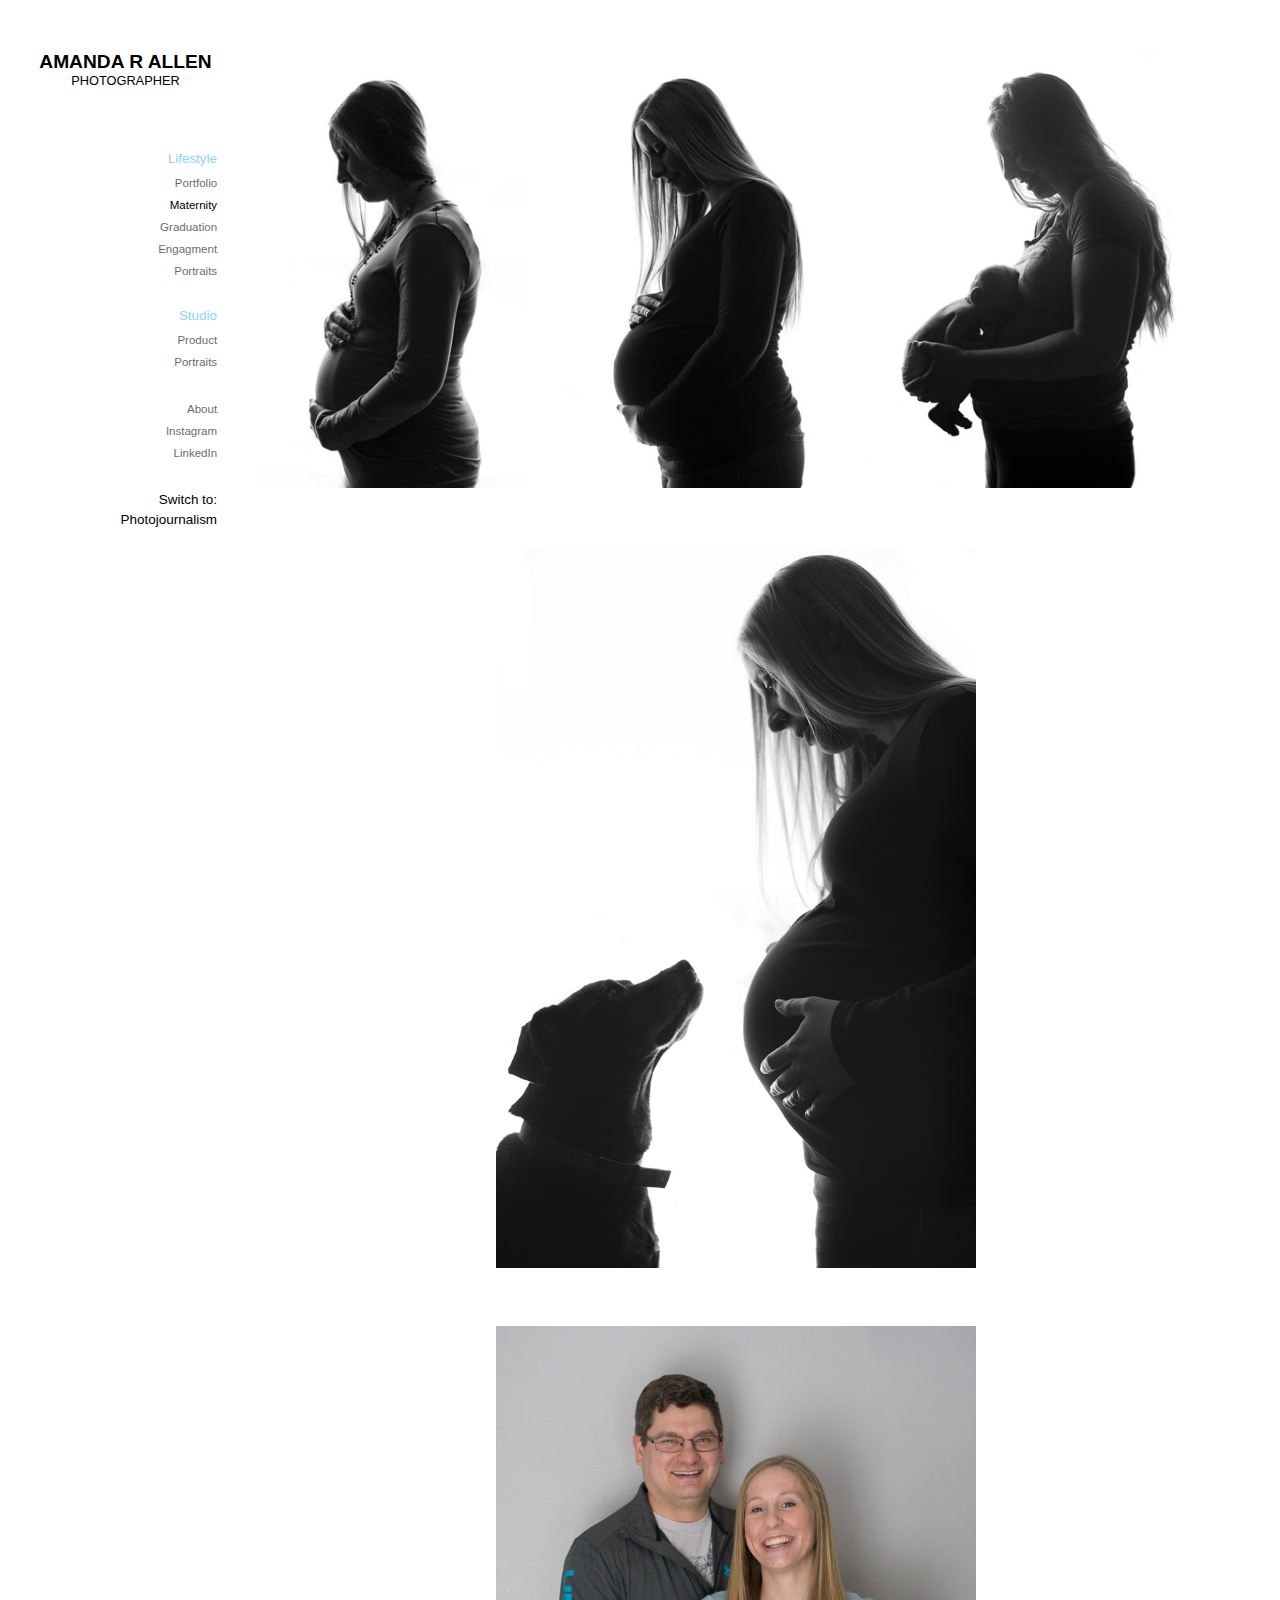
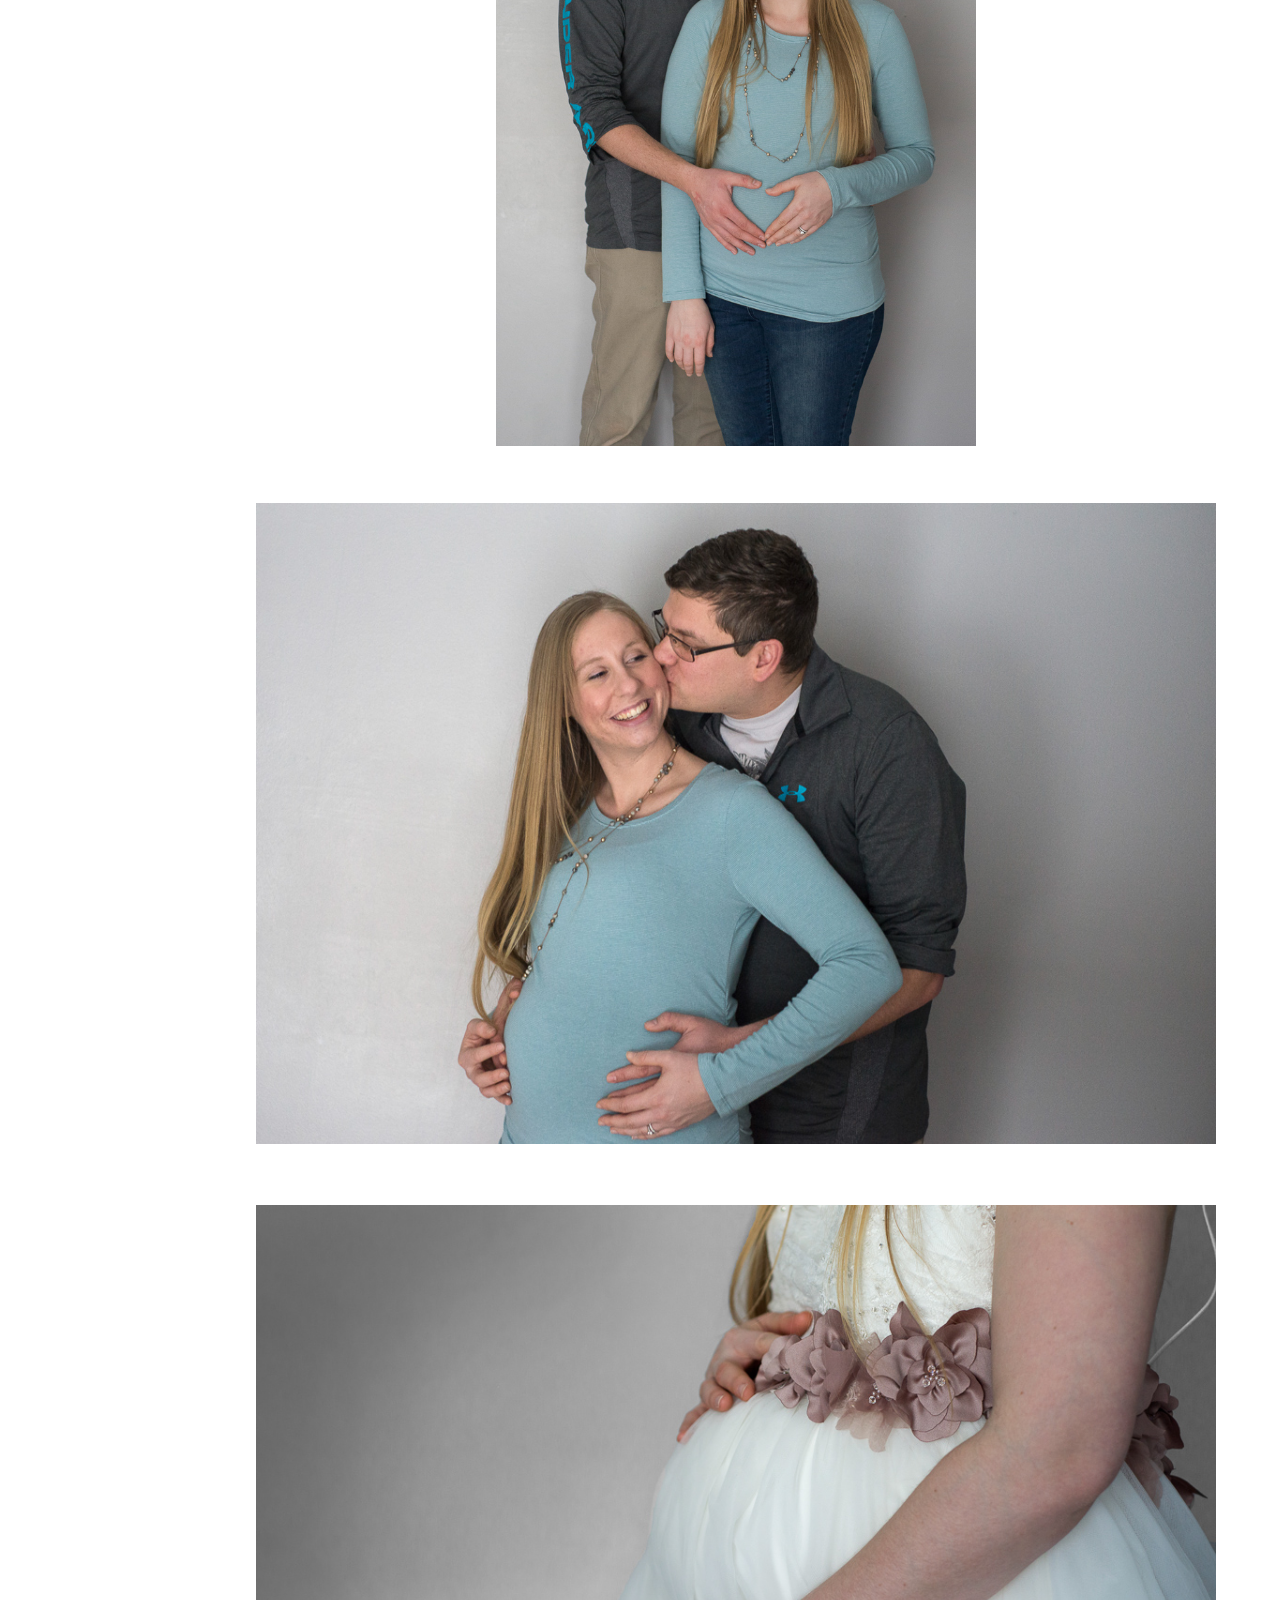
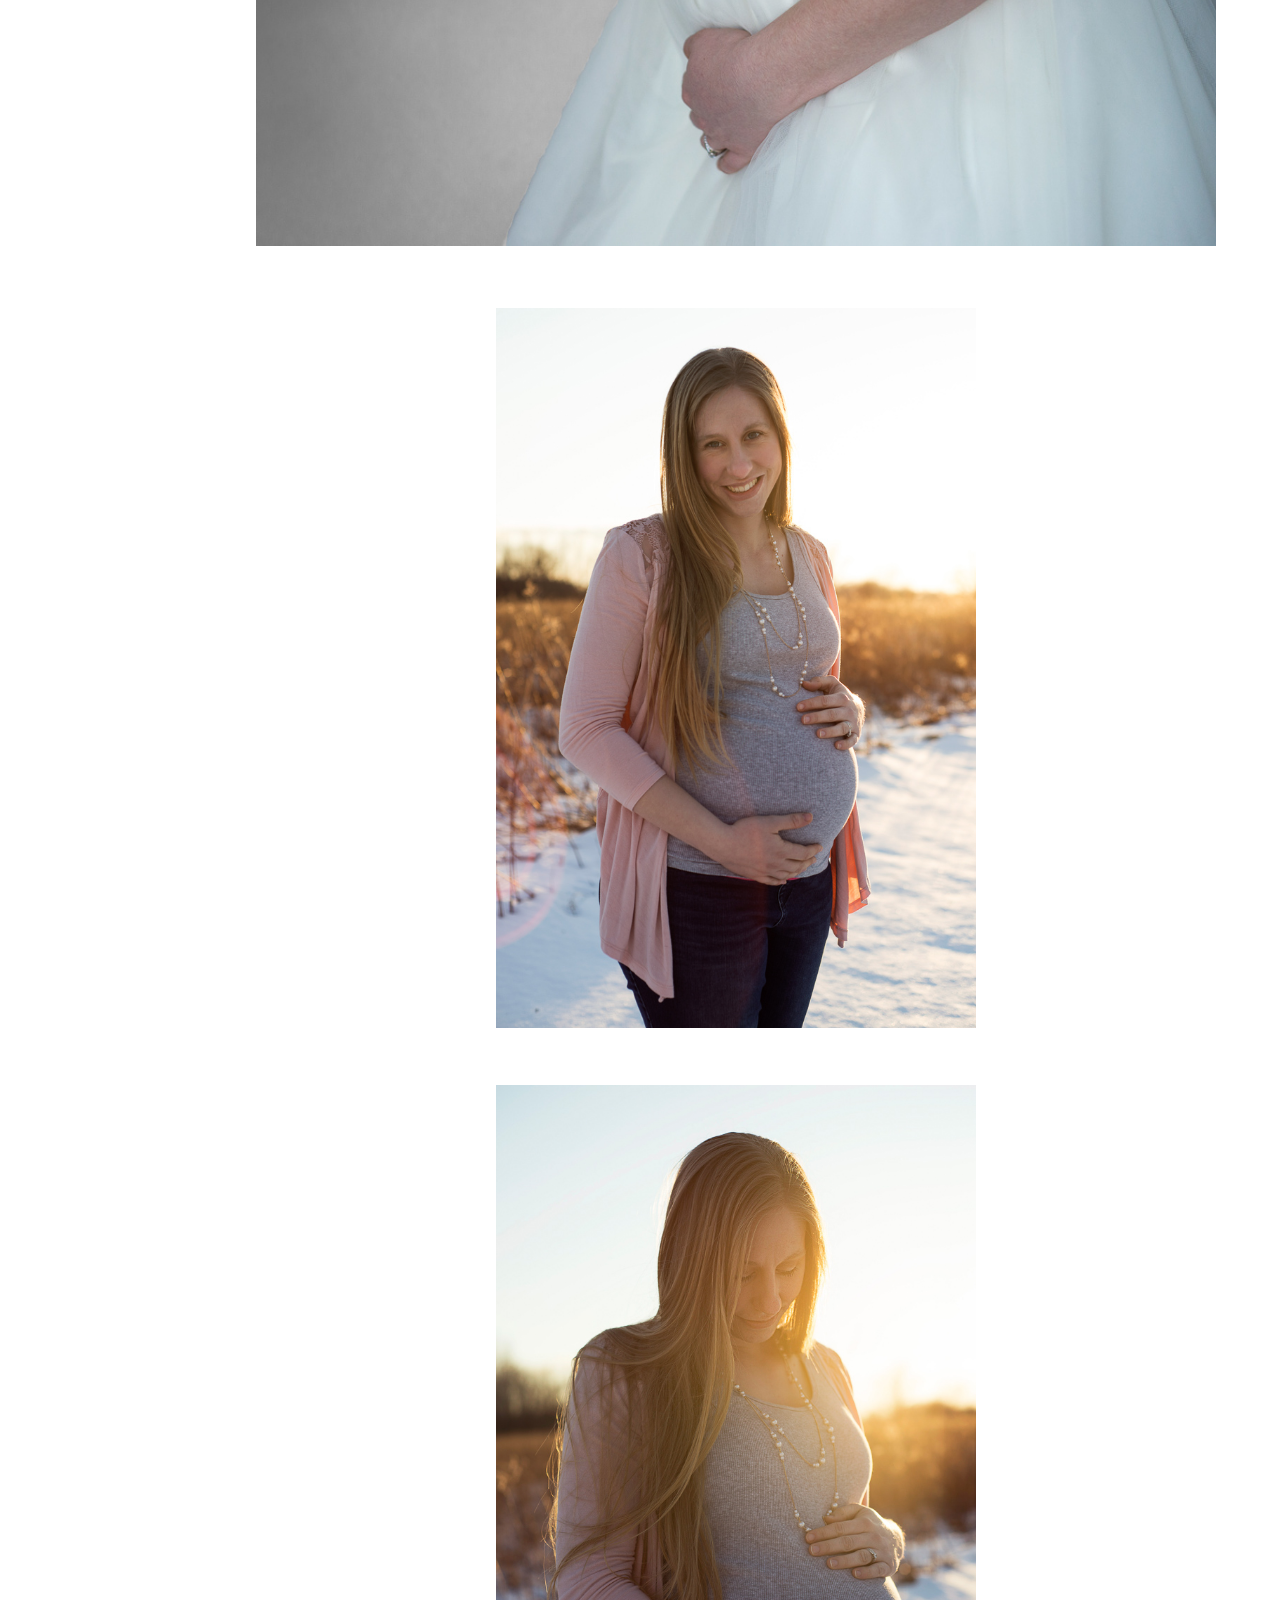
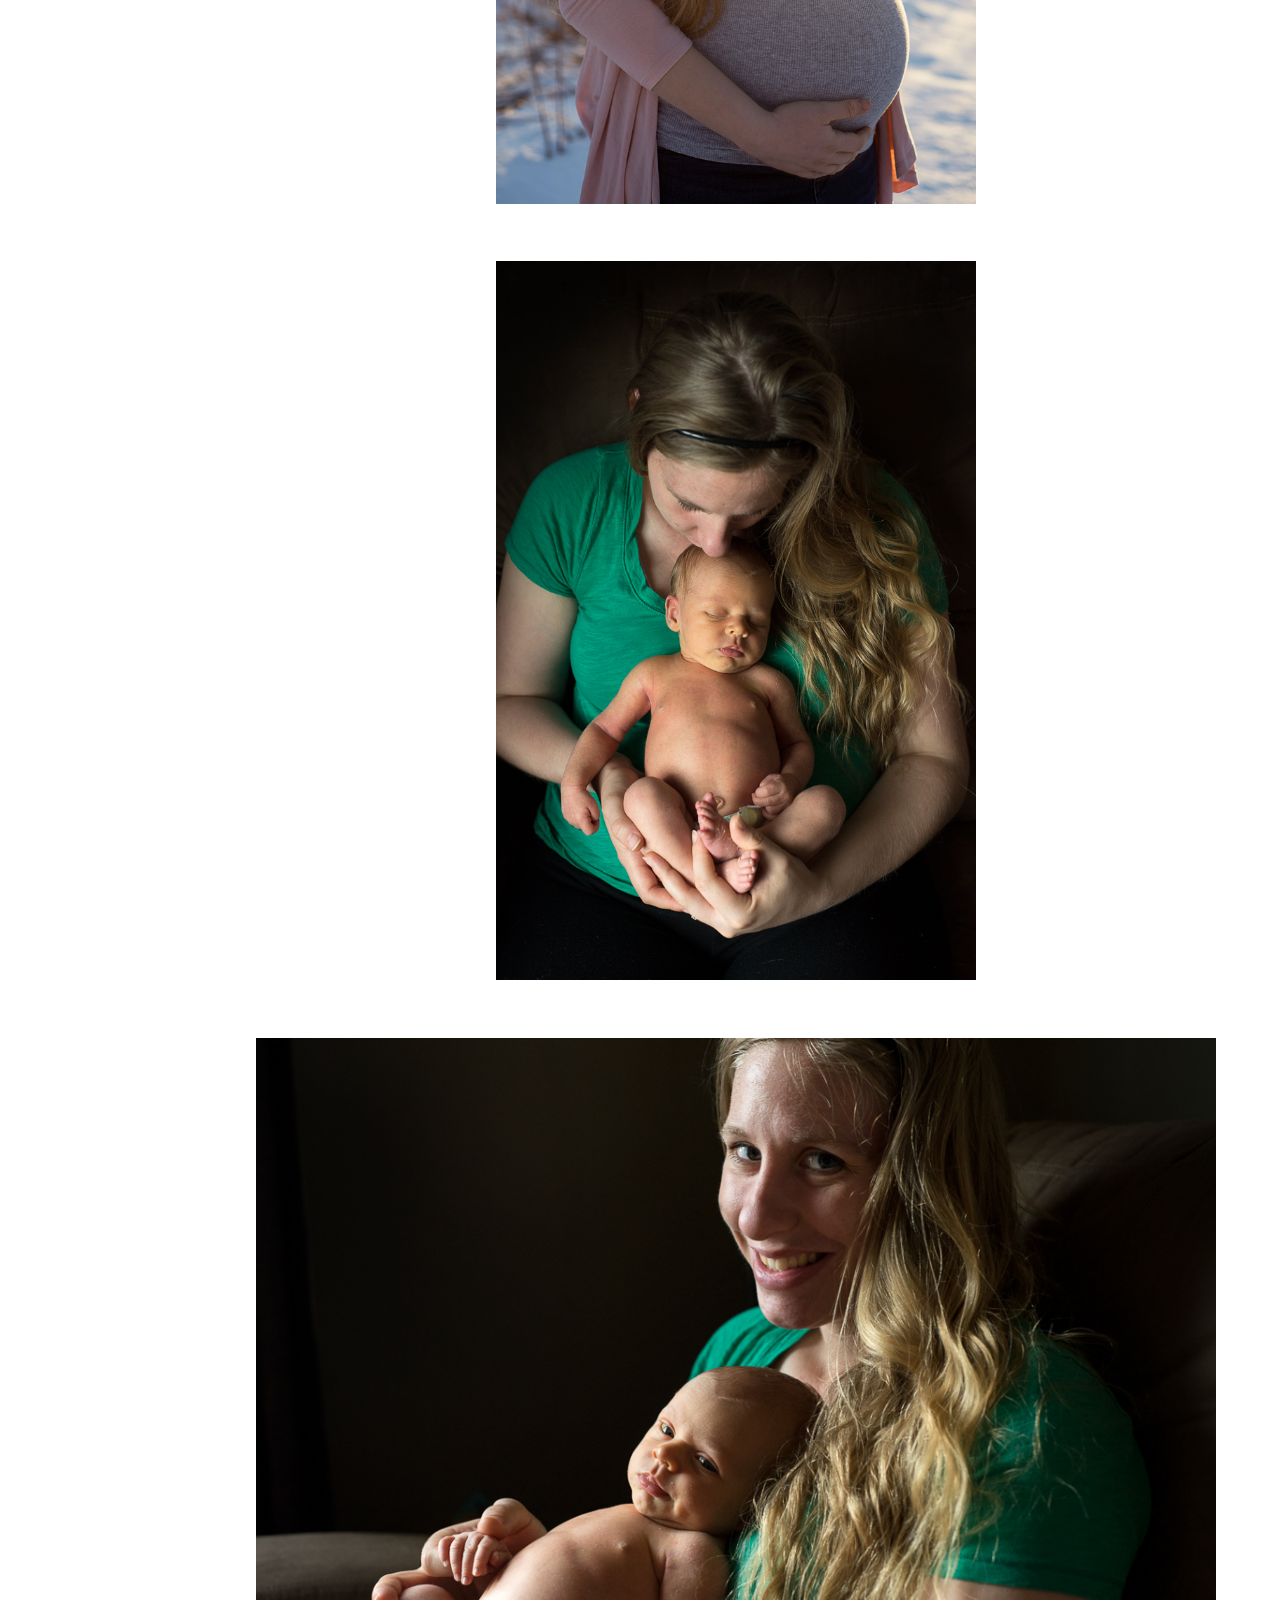
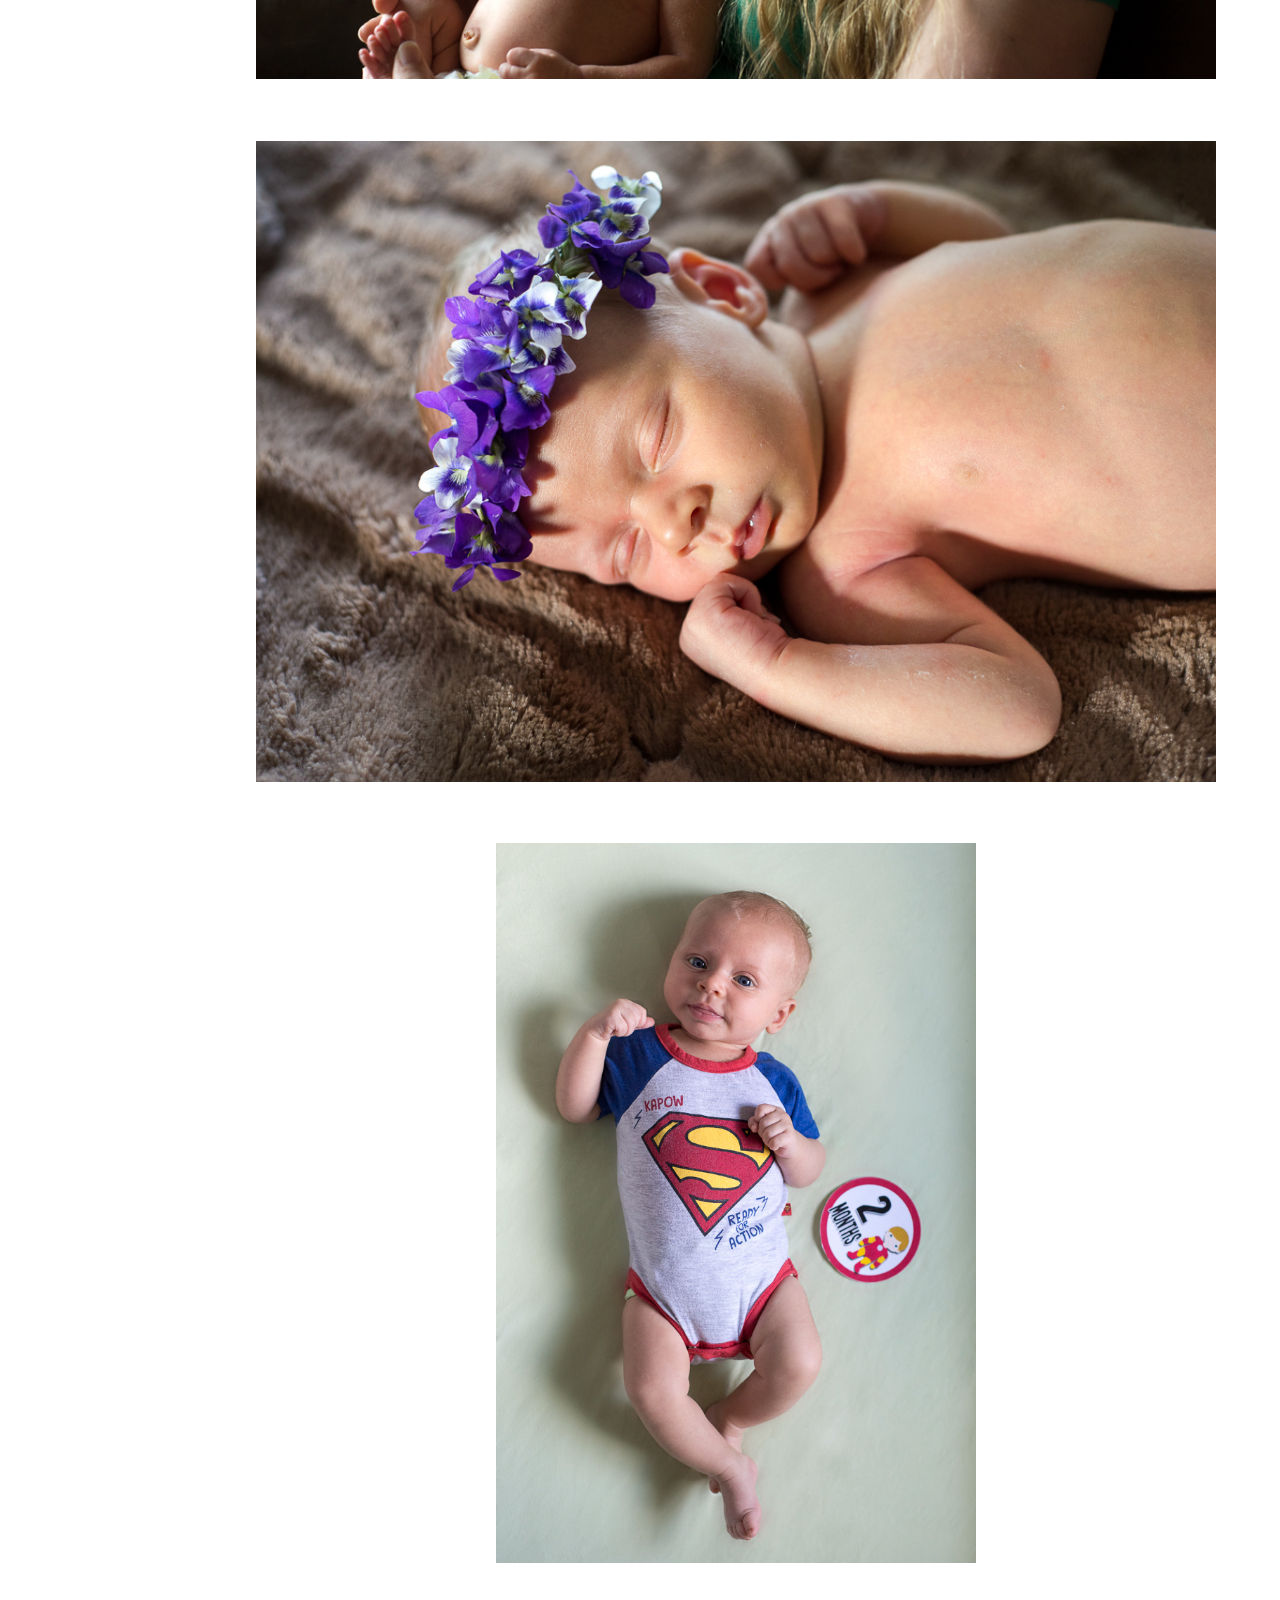
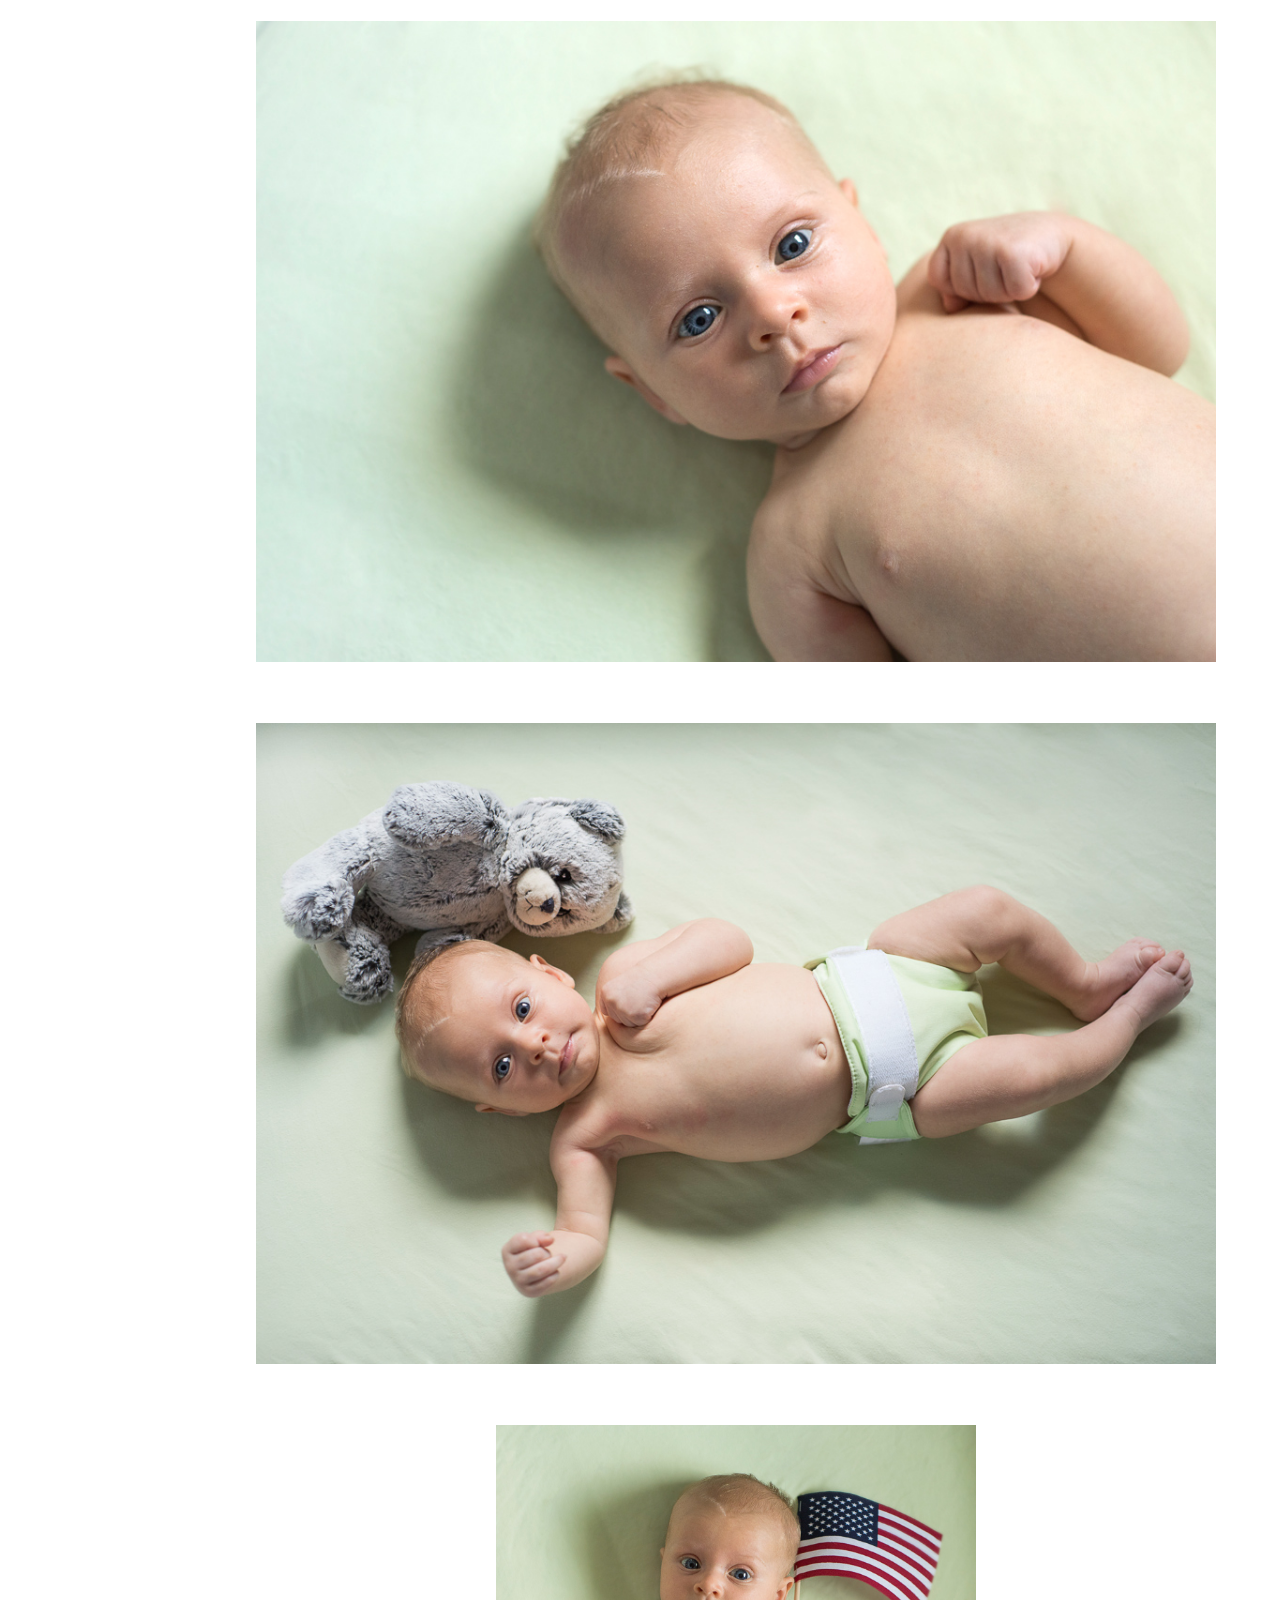
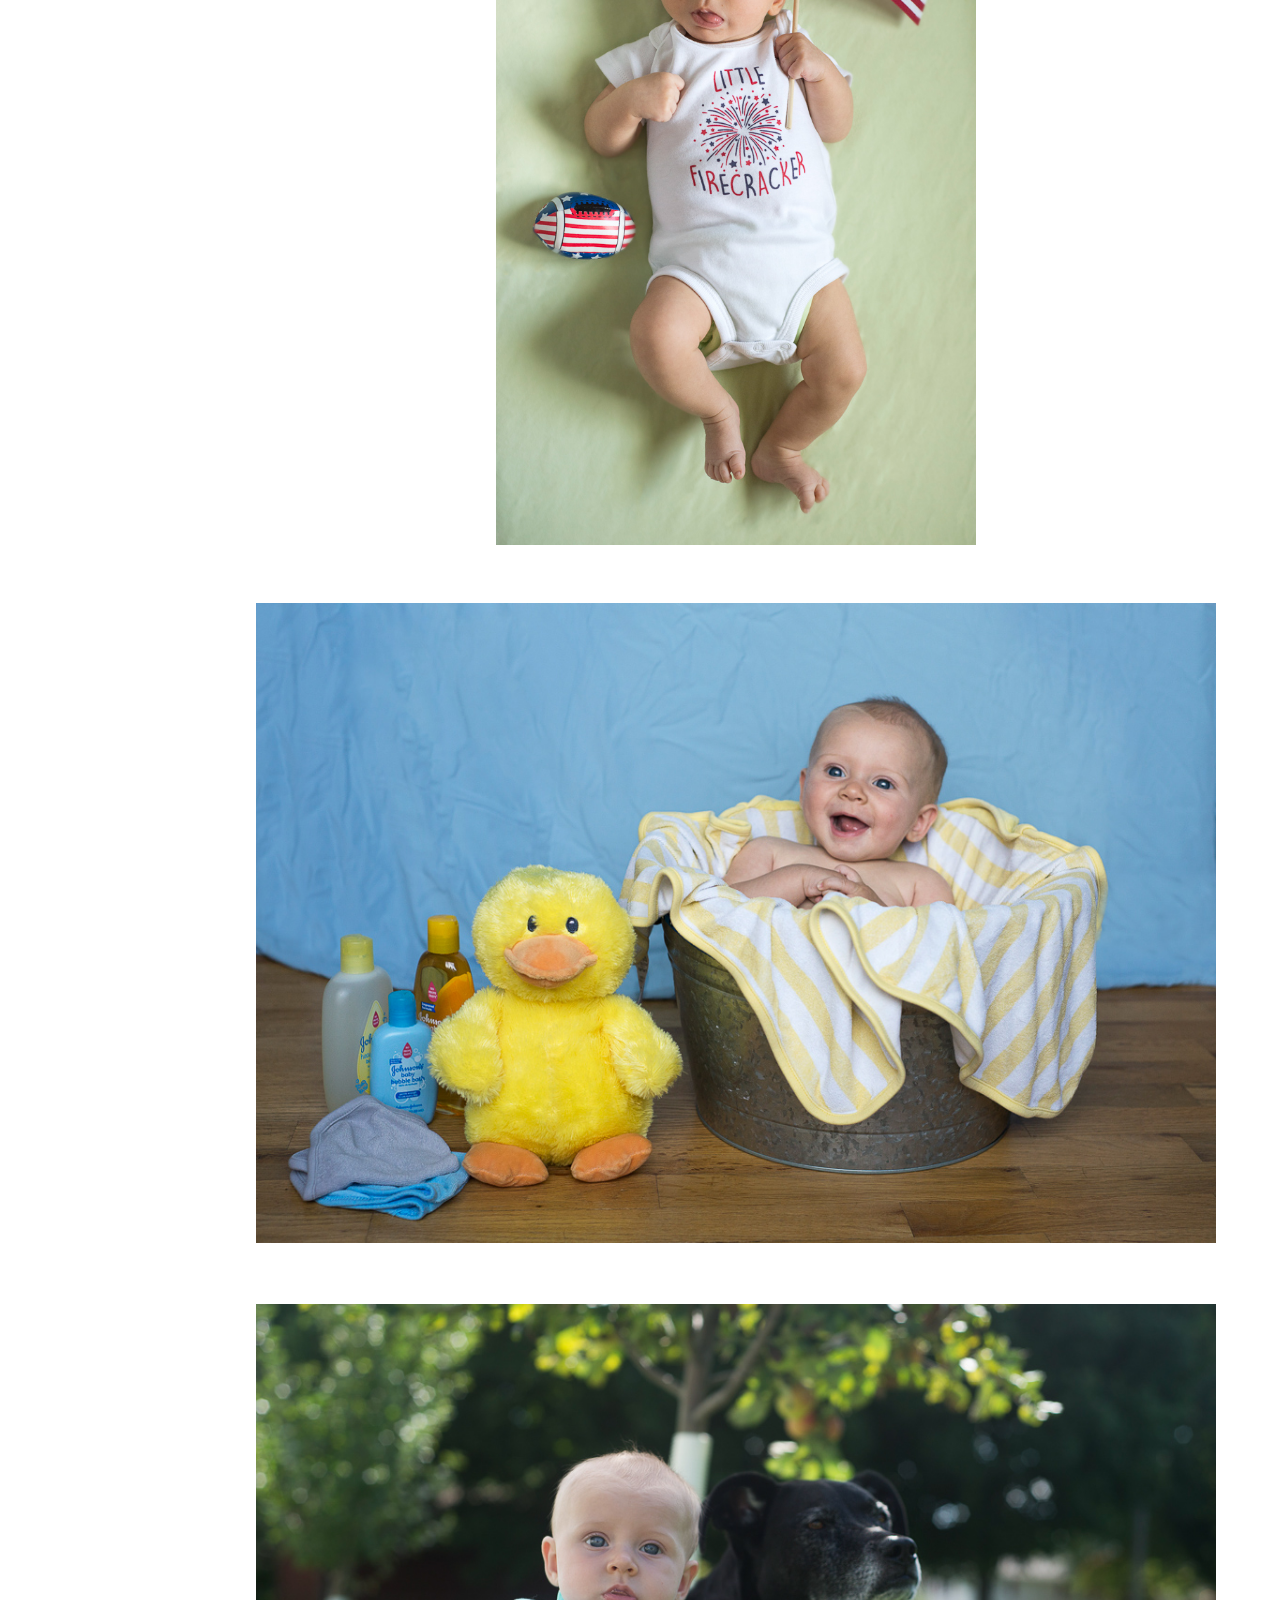
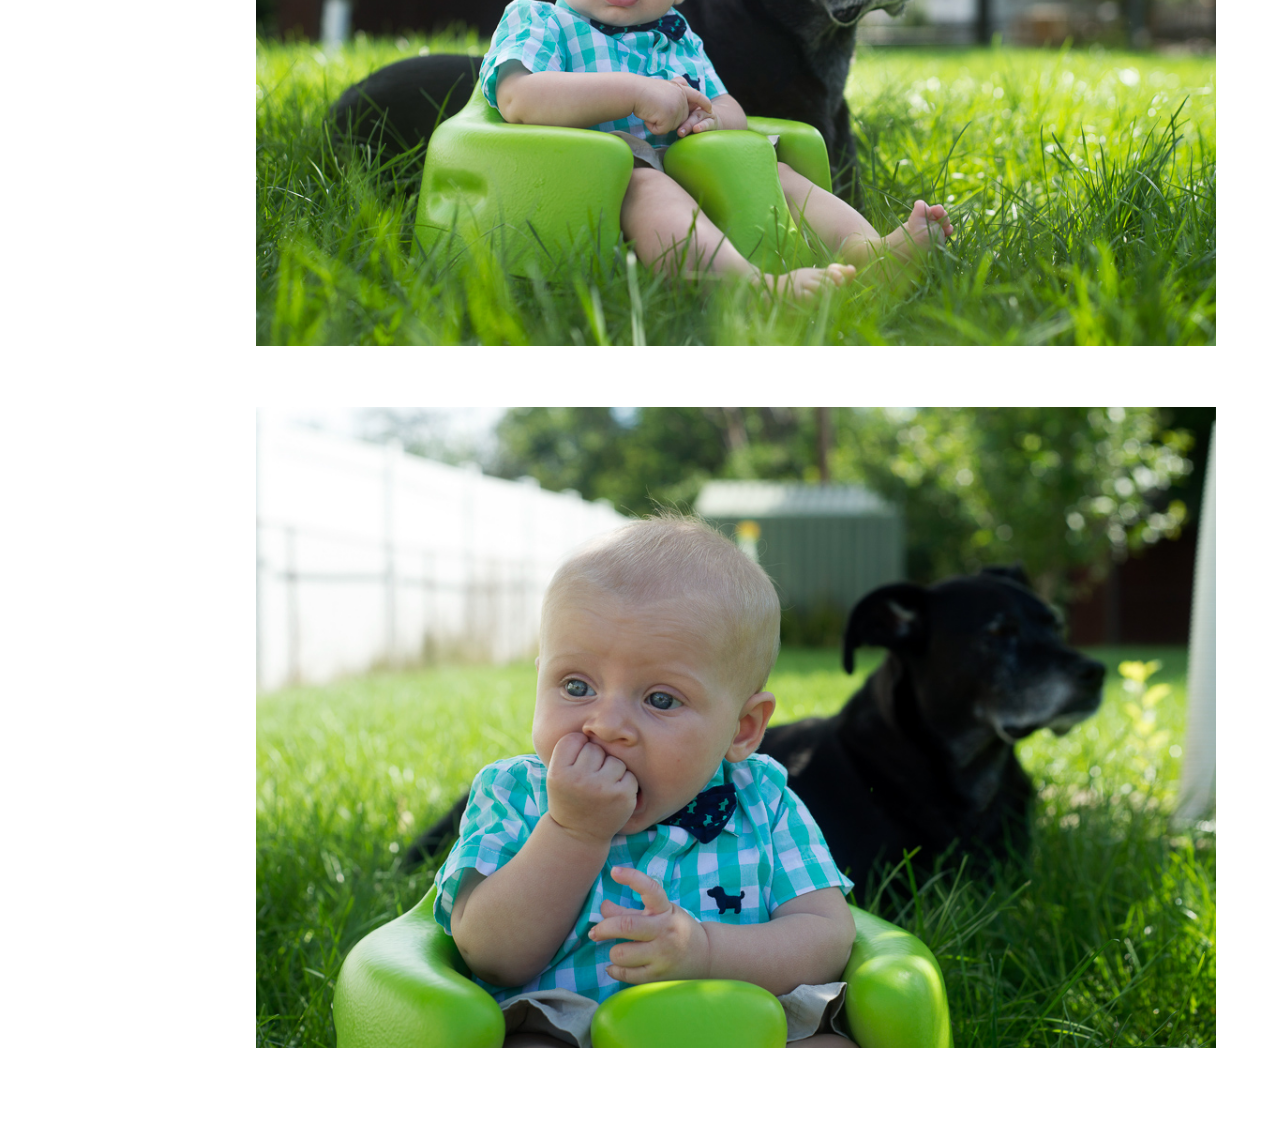
<file: comhtml/Maternity.html>
<!DOCTYPE html>
<html lang="en">
<head>
	<meta charset="UTF-8" name="viewport" content="width=device-width, initial-scale=1.0">
	<title>Amanda R Allen Photography</title>
	<link rel="stylesheet" href="../css/commercialhome.css">
	<link rel="stylesheet" href="https://use.fontawesome.com/releases/v5.5.0/css/all.css" integrity="sha384-B4dIYHKNBt8Bc12p+WXckhzcICo0wtJAoU8YZTY5qE0Id1GSseTk6S+L3BlXeVIU" crossorigin="anonymous">
	<script src="https://ajax.googleapis.com/ajax/libs/jquery/3.3.1/jquery.min.js"></script>
	<script src="../js/journalismhome.js"></script>
</head>
<header id="navlink">

	<div class="header">
		<img src="../images/menuicon.svg" alt="menu icon" id="button" onclick="menu()"/>
		<h1>AMANDA R ALLEN</h1>
		<h2>PHOTOGRAPHER</h2>
	</div>
</header>

<body onresize="dis()" onload="setview()" id="bod">
	<nav id="nav1" >
		<ul>
			<h3>Lifestyle</h3>
			<li><a href="../commercial.html">Portfolio </a></li>
			<li><a href="Maternity.html"  class="current">Maternity </a></li>
			<li><a href="Graduation.html">Graduation</a></li>
			<li><a href="Engagement.html">Engagment</a></li>
			<li><a href="Portraits.html">Portraits</a></li>

			<h3>Studio</h3>
			<li><a href="Product.html"> Product </a></li>
			<li><a href="Studio.html"> Portraits</a></li>

			<h3></h3>
			<li><a href="../aboutw.html">About</a></li>
			<li><a href="https://www.instagram.com/amandarallen/"  target="_blank">Instagram </a></li>
			<li><a href="http://www.linkedin.com/in/amandaraeallen"  target="_blank">LinkedIn </a></li>

			<h3><a href="../index.html" id="seemore">Switch to:</br>Photojournalism </a></h3>
		</ul>
	</nav>

	<section id="main-section" onclick="closemenu()">

		<img src="../images/Lifestyle/Maternity/Maternity.0001.jpg" alt="portait"/>
				<details><summary></summary></details>

		<img src="../images/Lifestyle/Maternity/Maternity.0002.jpg" class="portrait" alt="portait"/>
				<details><summary></summary></details>

		<img src="../images/Lifestyle/Maternity/Maternity.0003.jpg" class="portrait" alt="portait"/>
				<details><summary></summary></details>

		<img src="../images/Lifestyle/Maternity/Maternity.0004.jpg" alt="portait"/>
				<details><summary></summary></details>

		<img src="../images/Lifestyle/Maternity/Maternity.0005.jpg" alt="portait"/>
				<details><summary></summary></details>

		<img src="../images/Lifestyle/Maternity/Maternity.0006.jpg" class="portrait" alt="portait"/>
			<details><summary></summary></details>

		<img src="../images/Lifestyle/Maternity/Maternity.0007.jpg" class="portrait" alt="portait"/>
				<details><summary></summary></details>

		<img src="../images/Lifestyle/Maternity/Maternity.0008.jpg" class="portrait" alt="portait"/>
				<details><summary></summary></details>

	<!--	<img src="../images/Lifestyle/Maternity/Maternity.0009.JPG" alt="portait"/>
				<details><summary></summary></details> -->

		<img src="../images/Lifestyle/Maternity/Maternity.0010.jpg" alt="portait"/>
				<details><summary></summary></details>

		<img src="../images/Lifestyle/Maternity/Maternity.0011.jpg" alt="portait"/>
				<details><summary></summary></details>

		<img src="../images/Lifestyle/Maternity/Maternity.0012.jpg" class="portrait" alt="portait"/>
				<details><summary></summary></details>

		<img src="../images/Lifestyle/Maternity/Maternity.0013.jpg" alt="portait"/>
				<details><summary></summary></details>

		<img src="../images/Lifestyle/Maternity/Maternity.0014.jpg" alt="portait"/>
					<details><summary></summary></details>

		<img src="../images/Lifestyle/Maternity/Maternity.0015.jpg" class="portrait" alt="portait"/>
					<details><summary></summary></details>

		<img src="../images/Lifestyle/Maternity/Maternity.0016.jpg" alt="portait"/>
					<details><summary></summary></details>

		<img src="../images/Lifestyle/Maternity/Maternity.0017.jpg" alt="portait"/>
					<details><summary></summary></details>

		<img src="../images/Lifestyle/Maternity/Maternity.0018.jpg" alt="portait"/>
					<details><summary></summary></details>

	</section>

</body>
</html>
</file>
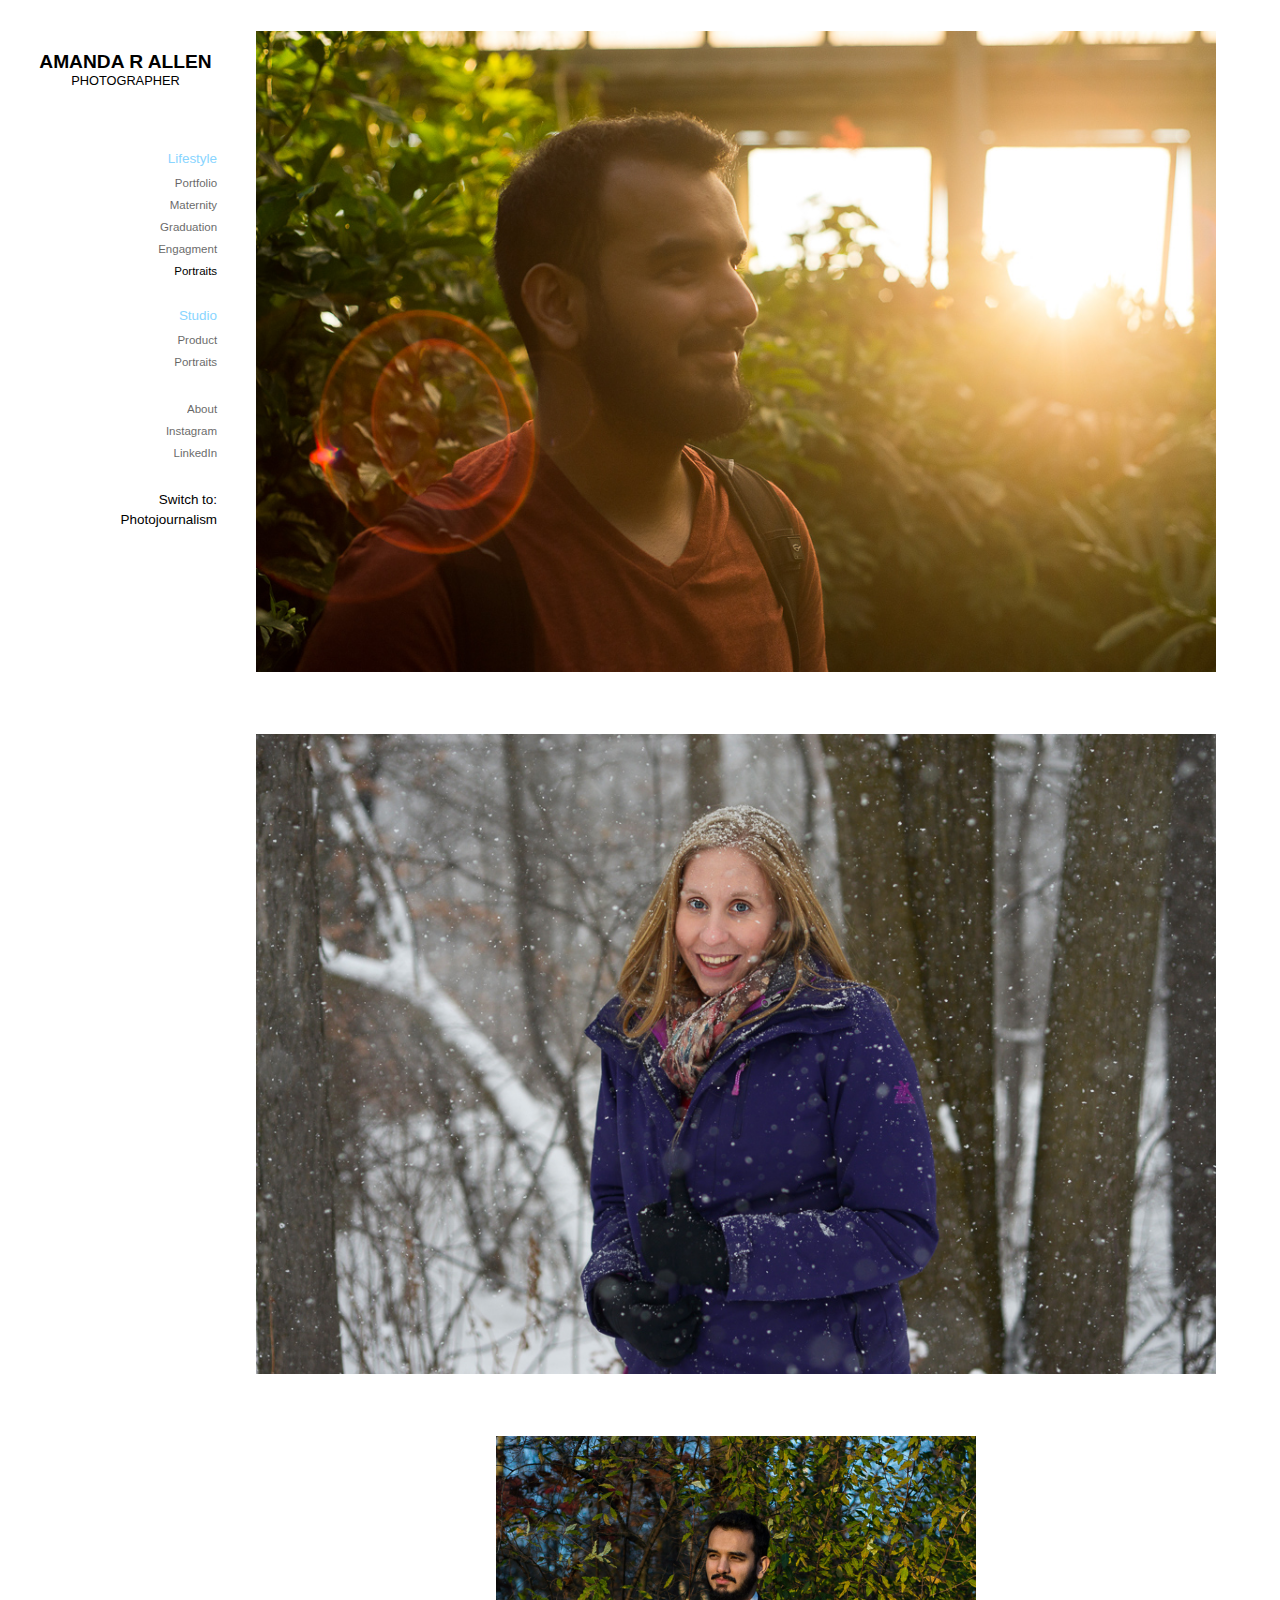
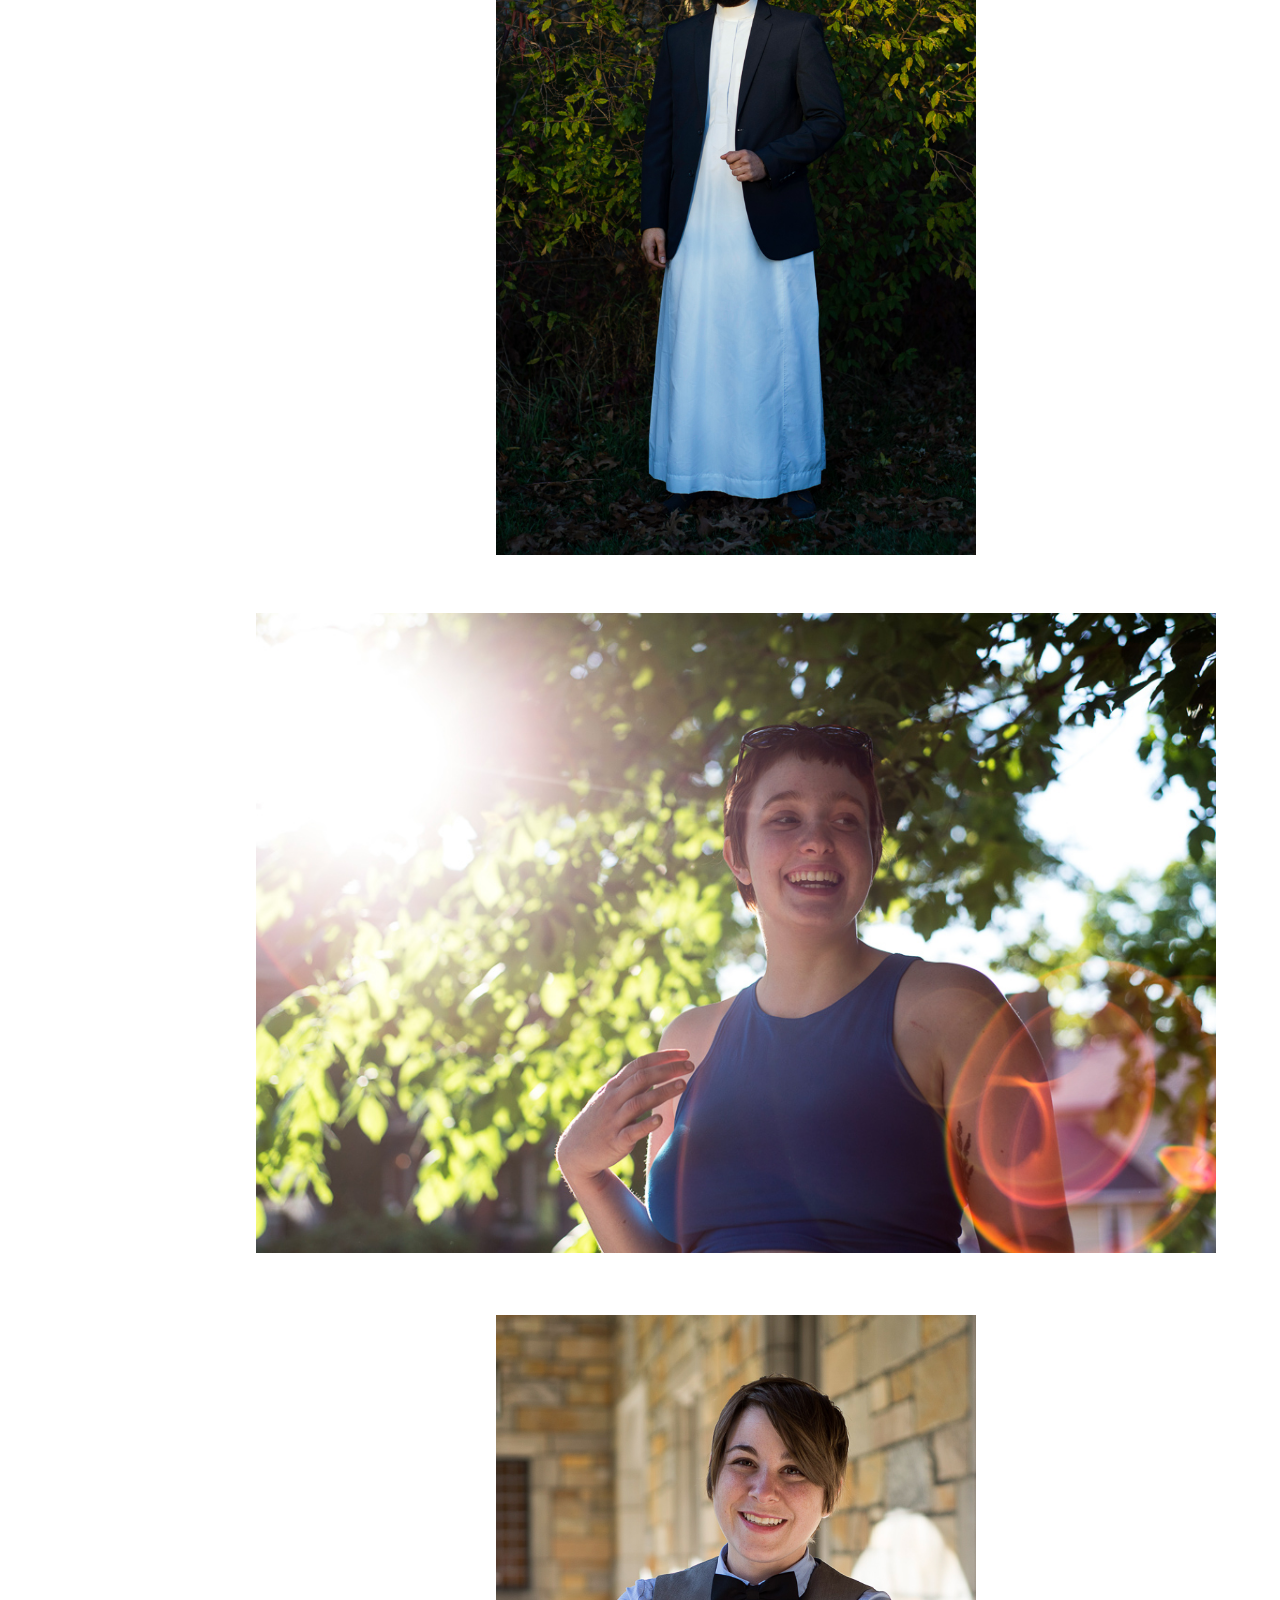
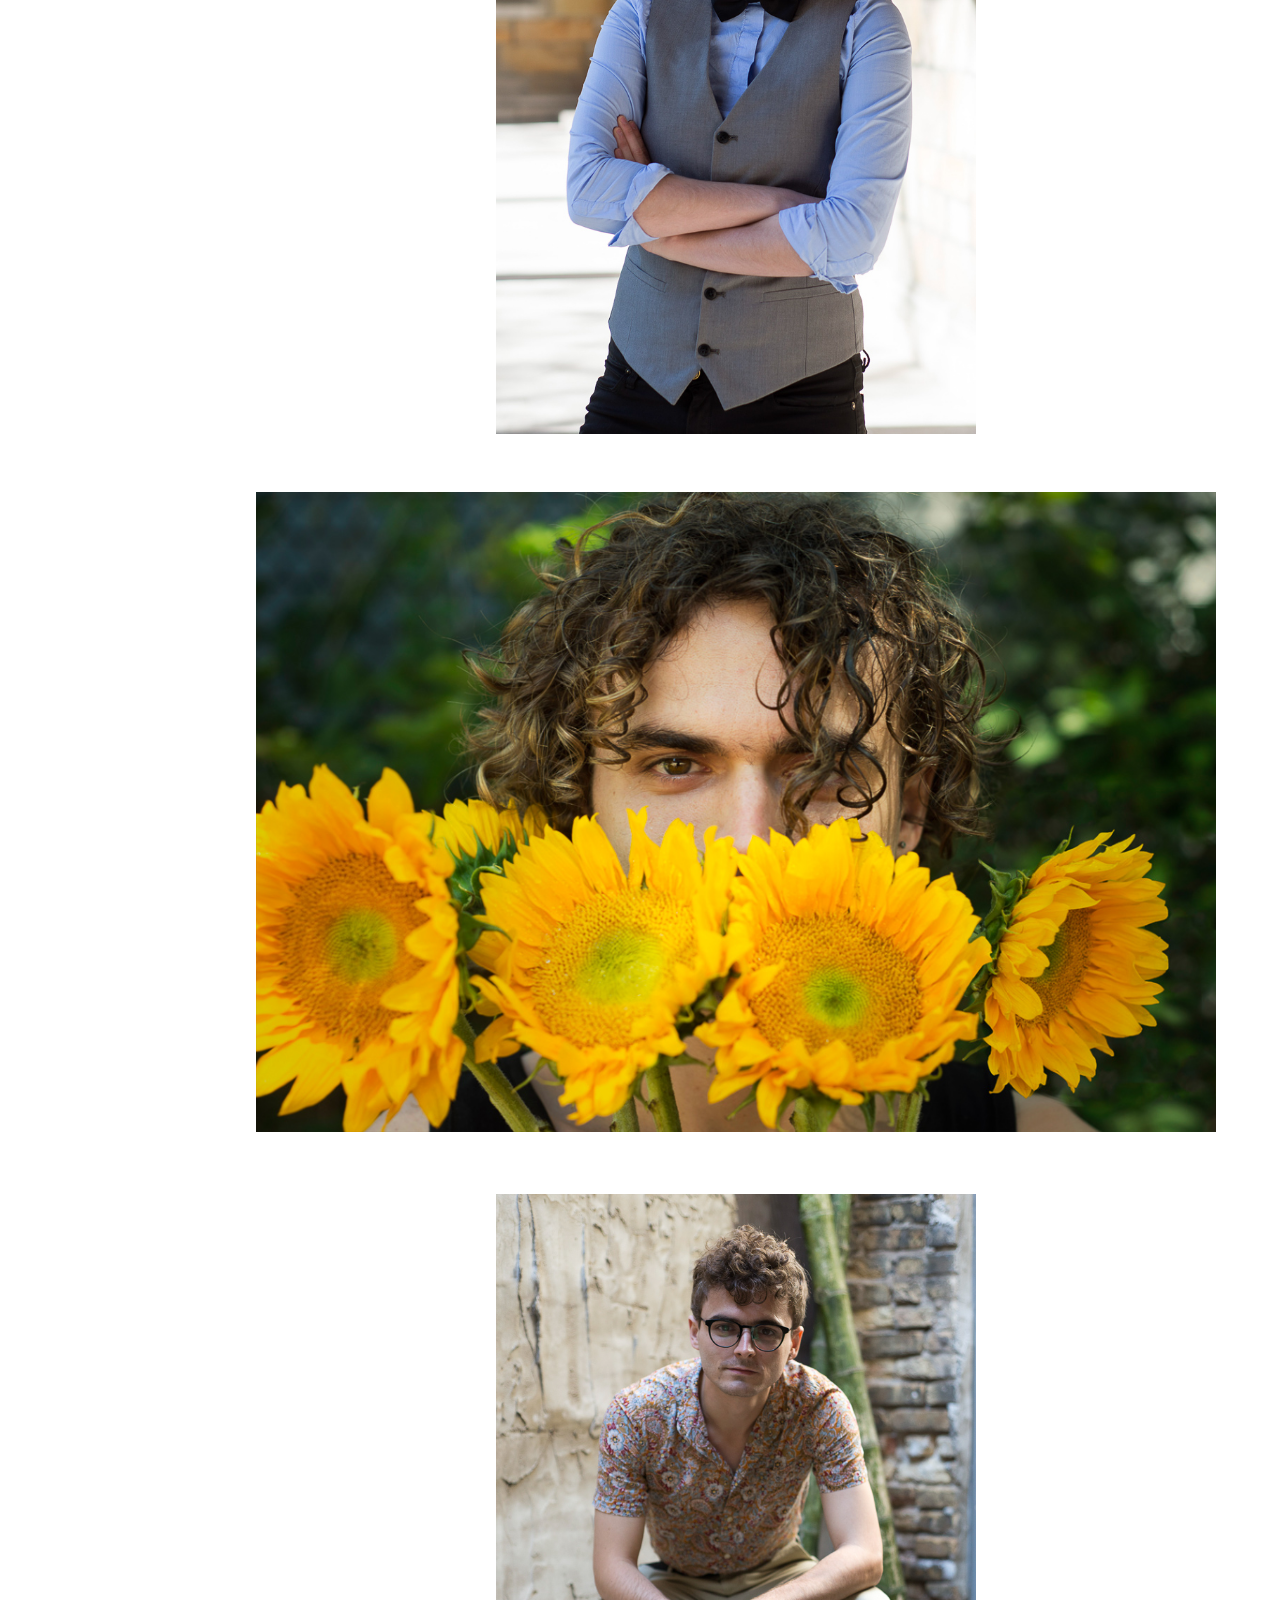
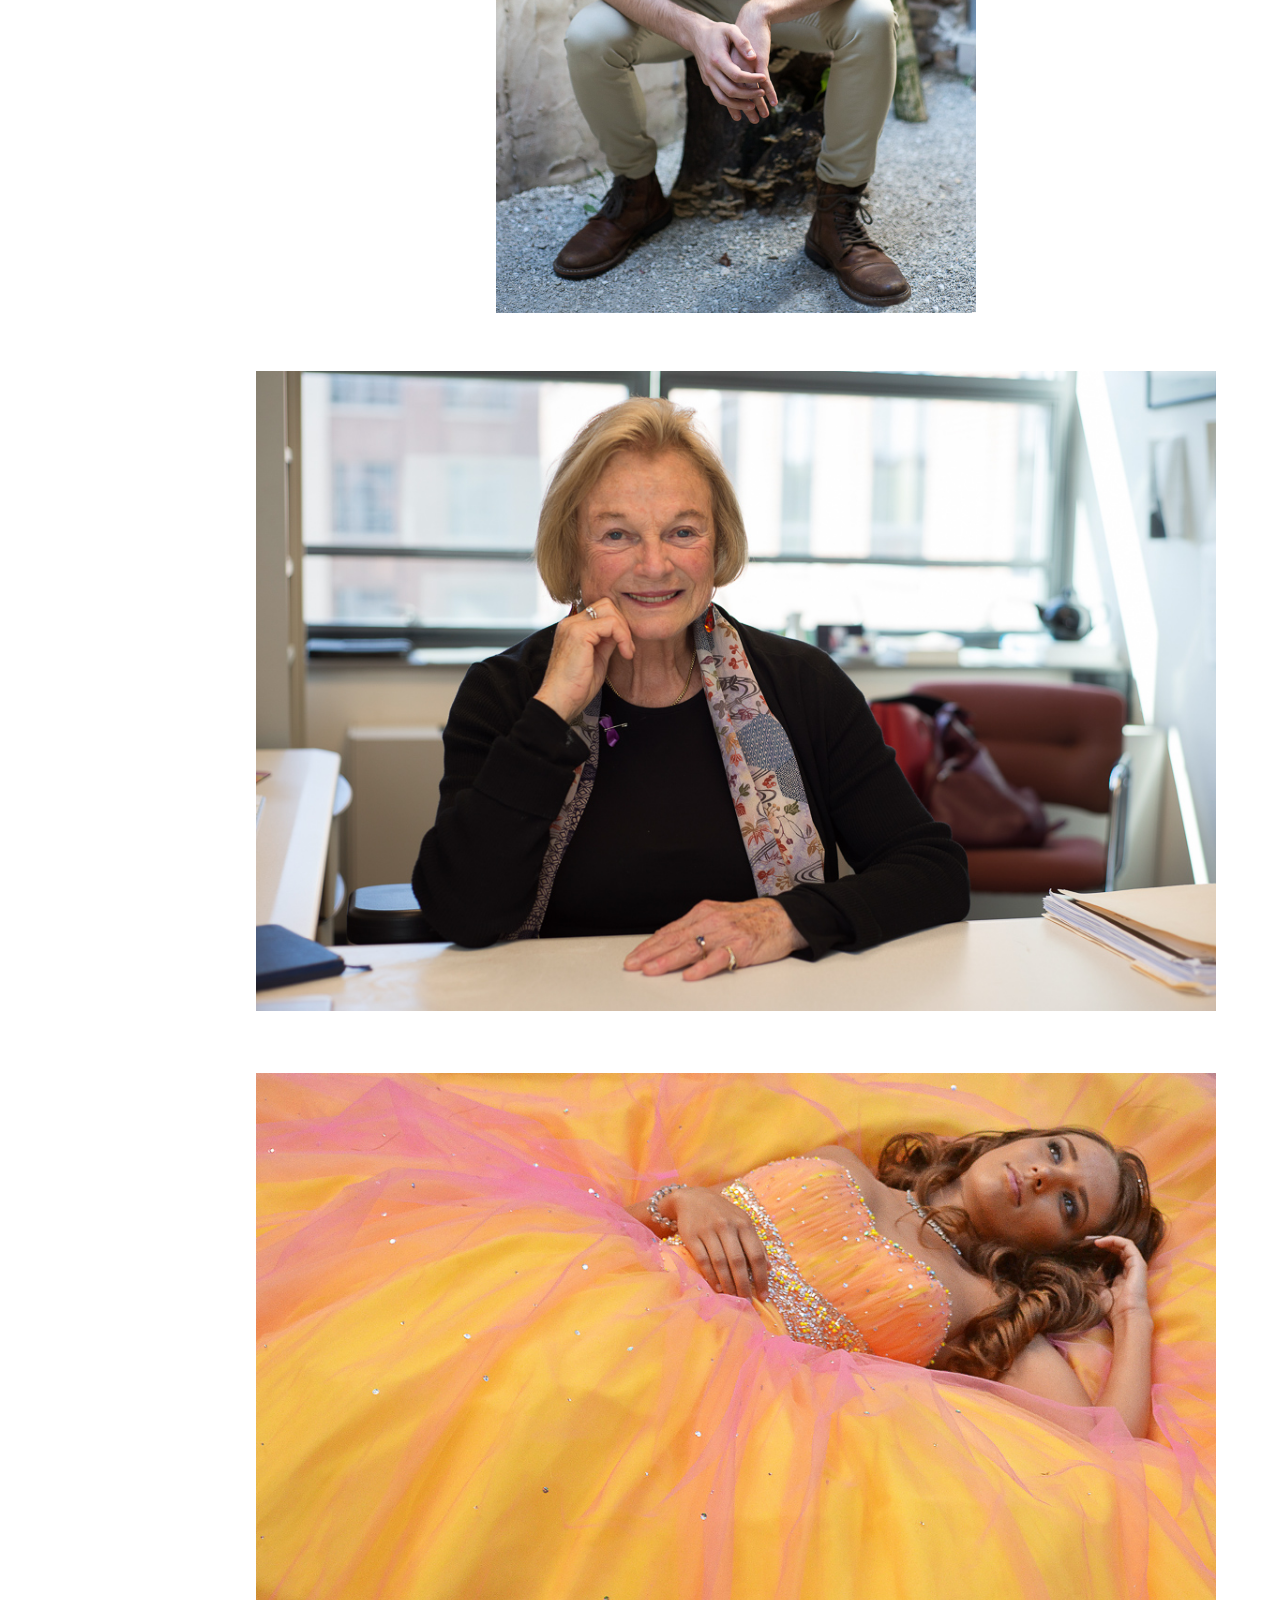
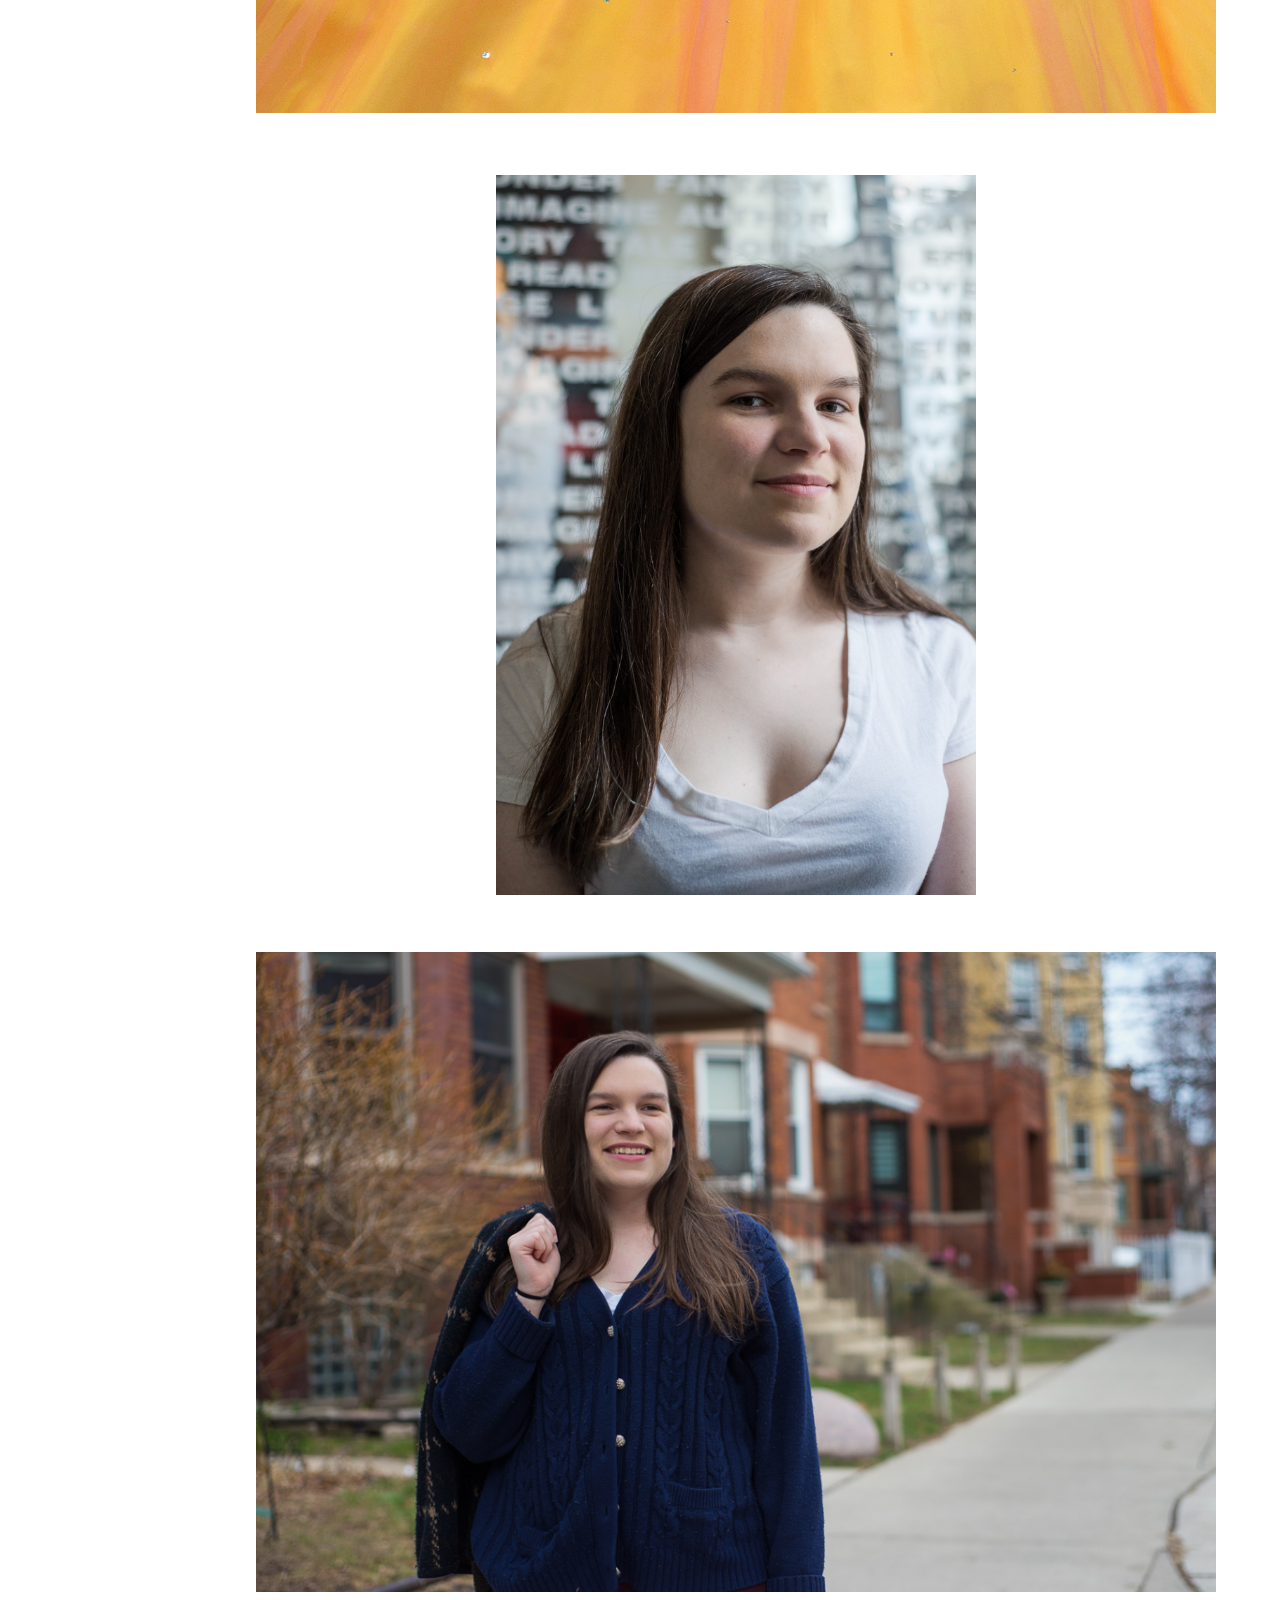
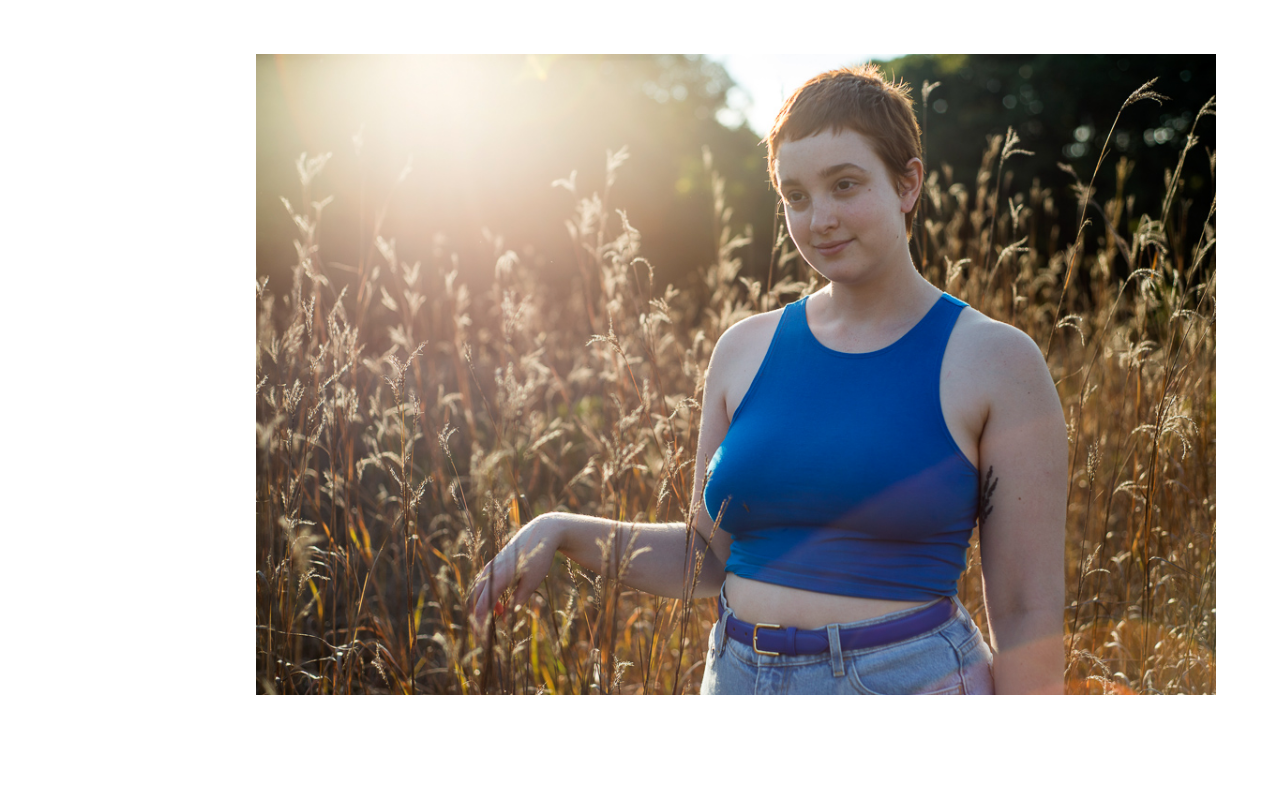
<file: comhtml/Portraits.html>
<!DOCTYPE html>
<html lang="en">
<head>
	<meta charset="UTF-8" name="viewport" content="width=device-width, initial-scale=1.0">
	<title>Amanda R Allen Photography</title>
	<link rel="stylesheet" href="../css/commercialhome.css">
	<link rel="stylesheet" href="https://use.fontawesome.com/releases/v5.5.0/css/all.css" integrity="sha384-B4dIYHKNBt8Bc12p+WXckhzcICo0wtJAoU8YZTY5qE0Id1GSseTk6S+L3BlXeVIU" crossorigin="anonymous">
	<script src="https://ajax.googleapis.com/ajax/libs/jquery/3.3.1/jquery.min.js"></script>
	<script src="../js/journalismhome.js"></script>
</head>
<header id="navlink">

	<div class="header">
		<img src="../images/menuicon.svg" alt="menu icon" id="button" onclick="menu()"/>
		<h1>AMANDA R ALLEN</h1>
		<h2>PHOTOGRAPHER</h2>
	</div>
</header>

<body onresize="dis()" onload="setview()" id="bod">
	<nav id="nav1" >
		<ul>
			<h3>Lifestyle</h3>
			<li><a href="../commercial.html">Portfolio </a></li>
			<li><a href="Maternity.html">Maternity </a></li>
			<li><a href="Graduation.html">Graduation</a></li>
			<li><a href="Engagement.html">Engagment</a></li>
			<li><a href="Portraits.html"  class="current">Portraits</a></li>

			<h3>Studio</h3>
			<li><a href="Product.html"> Product </a></li>
			<li><a href="Studio.html"> Portraits</a></li>

			<h3></h3>
			<li><a href="../aboutw.html">About</a></li>
			<li><a href="https://www.instagram.com/amandarallen/" target="_blank">Instagram </a></li>
			<li><a href="http://www.linkedin.com/in/amandaraeallen" target="_blank" >LinkedIn </a></li>

			<h3><a href="../index.html" id="seemore">Switch to:</br>Photojournalism </a></h3>
		</ul>
	</nav>

	<section id="main-section" onclick="closemenu()">

		<img src="../images/Lifestyle/Portrait/Portraits.0001.jpg" alt="portait"/>
				<details><summary></summary></details>

		<img src="../images/Lifestyle/Portrait/Portraits.0002.jpg" alt="portait"/>
				<details><summary></summary></details>

		<img src="../images/Lifestyle/Portrait/Portraits.0003.jpg" class="portrait" alt="portait"/>
				<details><summary></summary></details>

		<img src="../images/Lifestyle/Portrait/Portraits.0004.jpg" alt="portait"/>
				<details><summary></summary></details>

		<img src="../images/Lifestyle/Portrait/Portraits.0005.jpg" class="portrait" alt="portait"/>
				<details><summary></summary></details>

		<img src="../images/Lifestyle/Portrait/Portraits.0006.jpg" alt="portait"/>
			<details><summary></summary></details>

		<img src="../images/Lifestyle/Portrait/Portraits.0007.jpg" class="portrait" alt="portait"/>
				<details><summary></summary></details>

		<img src="../images/Lifestyle/Portrait/Portraits.0008.jpg" alt="portait"/>
				<details><summary></summary></details>

		<img src="../images/Lifestyle/Portrait/Portraits.0009.jpg" alt="portait"/>
				<details><summary></summary></details>

		<img src="../images/Lifestyle/Portrait/Portraits.0010.jpg" class="portrait" alt="portait"/>
				<details><summary></summary></details>

		<img src="../images/Lifestyle/Portrait/Portraits.0011.jpg" alt="portait"/>
				<details><summary></summary></details>

		<img src="../images/Lifestyle/Portrait/Portraits.0012.jpg" alt="portait"/>
				<details><summary></summary></details>

	</section>

</body>
</html>
</file>
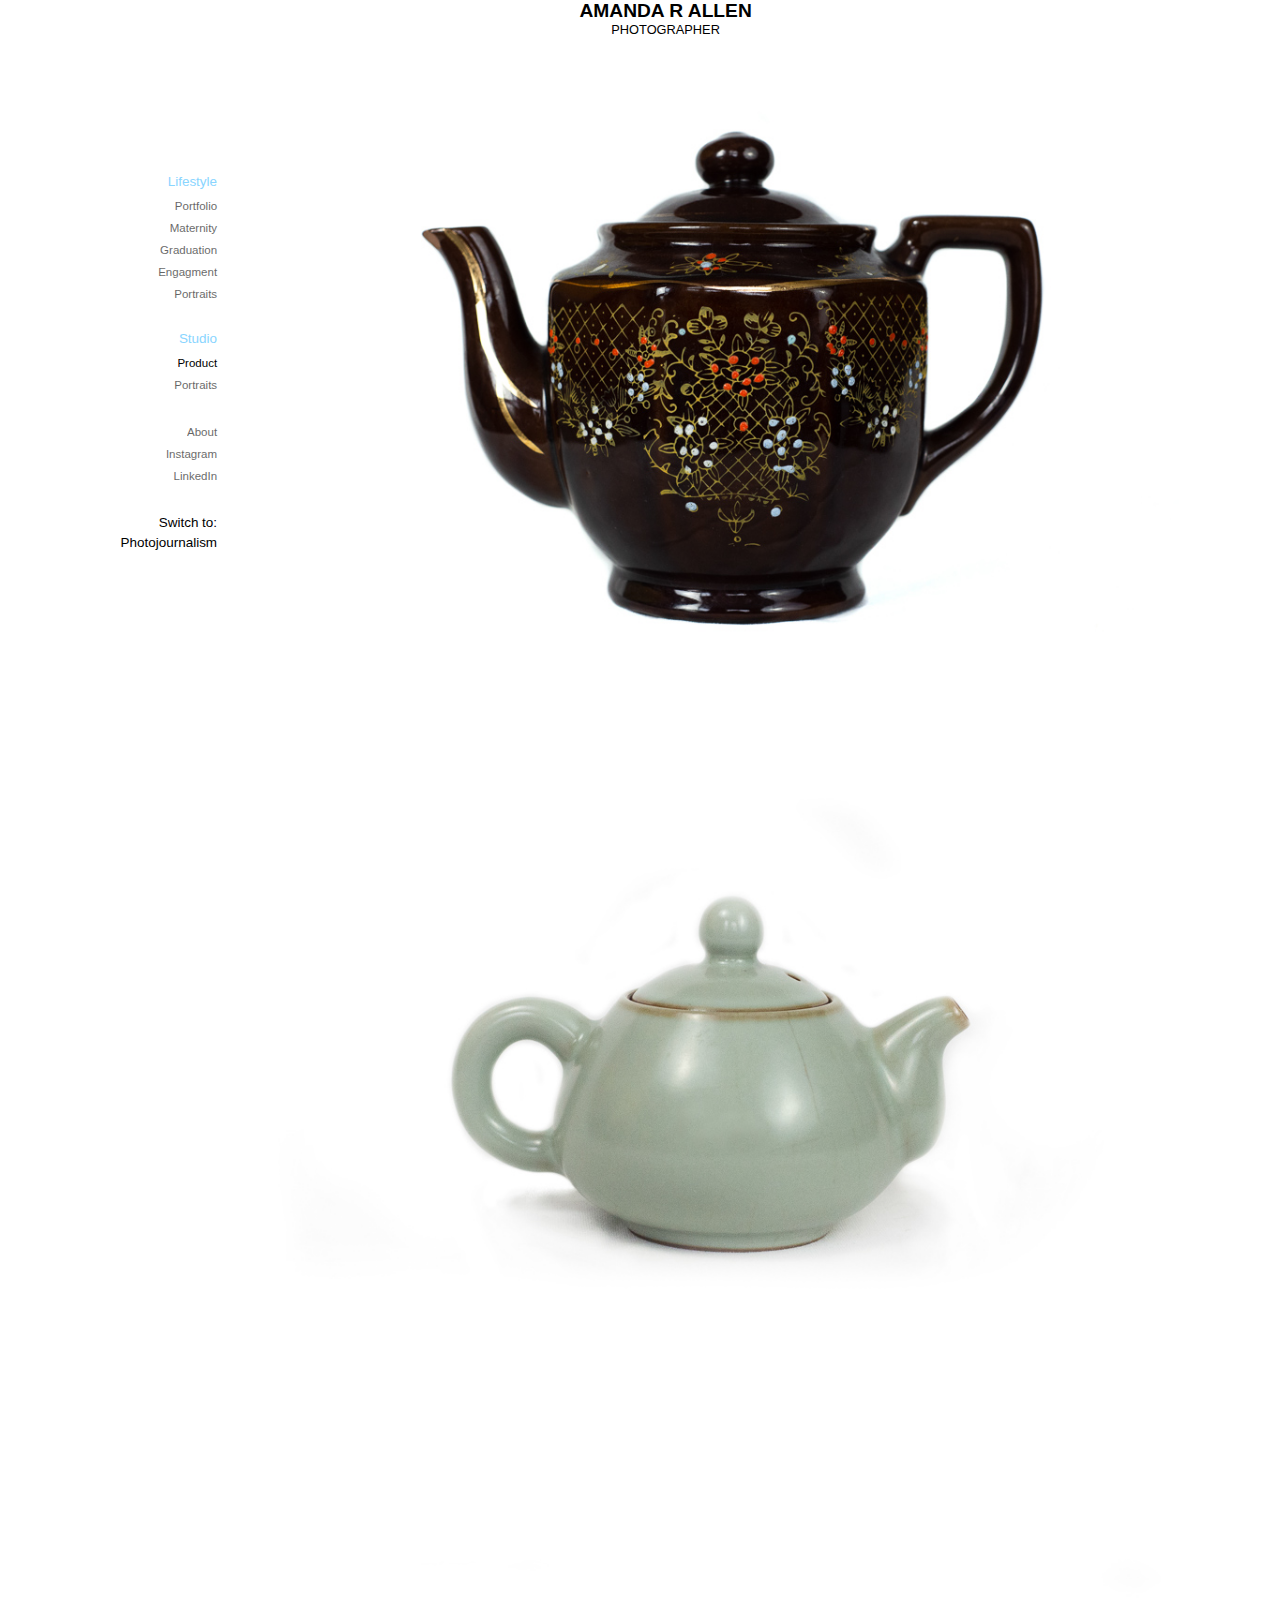
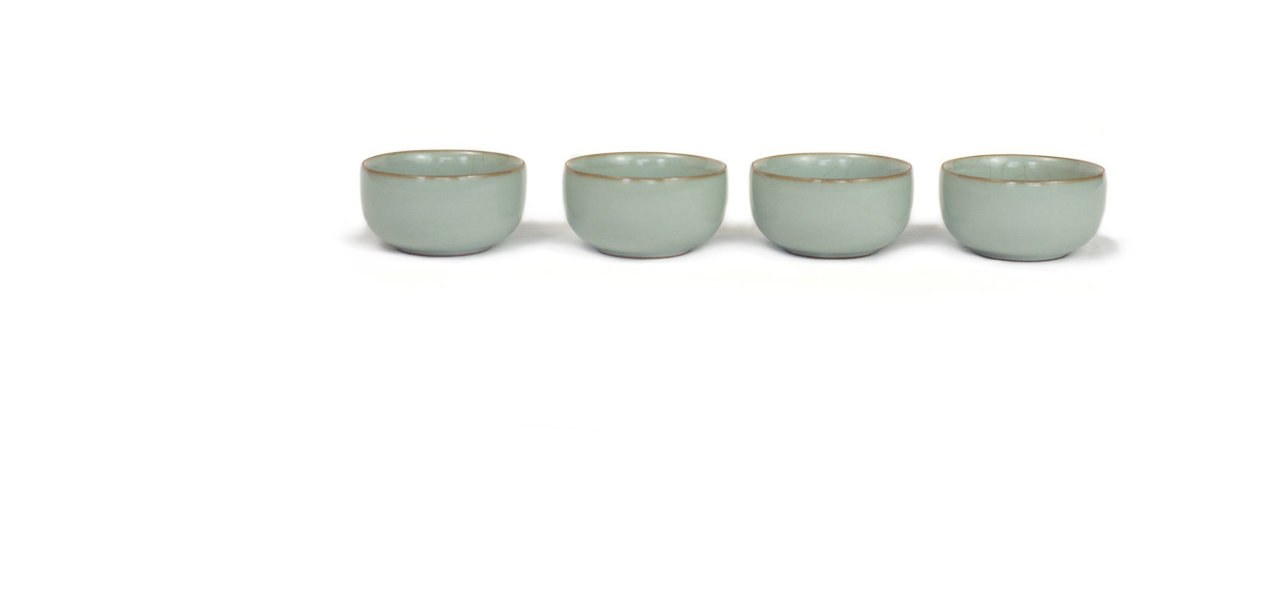
<file: comhtml/Product.html>
<!DOCTYPE html>
<html lang="en">
<head>
	<meta charset="UTF-8" name="viewport" content="width=device-width, initial-scale=1.0">
	<title>Amanda R Allen Photography</title>
	<link rel="stylesheet" href="../css/commercialhome.css">
	<link rel="stylesheet" href="https://use.fontawesome.com/releases/v5.5.0/css/all.css" integrity="sha384-B4dIYHKNBt8Bc12p+WXckhzcICo0wtJAoU8YZTY5qE0Id1GSseTk6S+L3BlXeVIU" crossorigin="anonymous">
	<script src="https://ajax.googleapis.com/ajax/libs/jquery/3.3.1/jquery.min.js"></script>
	<script src="../js/journalismhome.js"></script>
</head>
<body onresize="dis()" onload="setview()" id="bod">
	
<header id="navlink">

	<div>
		<img src="../images/menuicon.svg" alt="menu icon" id="button" onclick="menu()"/>
		<h1>AMANDA R ALLEN</h1>
		<h2>PHOTOGRAPHER</h2>
	</div>
</header>

	<nav id="nav1" >
		<ul>
			<h3>Lifestyle</h3>
			<li><a href="../commercial.html">Portfolio </a></li>
			<li><a href="Maternity.html">Maternity </a></li>
			<li><a href="Graduation.html">Graduation</a></li>
			<li><a href="Engagement.html">Engagment</a></li>
			<li><a href="Portraits.html" >Portraits</a></li>

			<h3>Studio</h3>
			<li><a href="Product.html" class="current"> Product </a></li>
			<li><a href="Studio.html"> Portraits</a></li>

			<h3></h3>
			<li><a href="../aboutw.html">About</a></li>
			<li><a href="https://www.instagram.com/amandarallen/"  target="_blank">Instagram </a></li>
			<li><a href="http://www.linkedin.com/in/amandaraeallen" target="_blank">LinkedIn </a></li>

			<h3><a href="../index.html" id="seemore">Switch to:</br>Photojournalism </a></h3>
		</ul>
	</nav>

	<section id="main-section" onclick="closemenu()">

		<img src="../images/Lifestyle/Product/Product.0001.jpg" alt="portait"/>
				<details><summary></summary></details>

		<img src="../images/Lifestyle/Product/Product.0002.jpg" alt="portait"/>
				<details><summary></summary></details>

		<img src="../images/Lifestyle/Product/Product.0003.jpg" alt="portait"/>
				<details><summary></summary></details>

<!--		<img src="../images/Lifestyle/Portrait/Portraits.0004.JPG" alt="portait"/>
				<details><summary></summary></details>

		<img src="../images/Lifestyle/Portrait/Portraits.0005.JPG" alt="portait"/>
				<details><summary></summary></details>

		<img src="../images/Lifestyle/Portrait/Portraits.0006.JPG" alt="portait"/>
			<details><summary></summary></details>

		<img src="../images/Lifestyle/Portrait/Portraits.0007.JPG" alt="portait"/>
				<details><summary></summary></details>

		<img src="../images/Lifestyle/Portrait/Portraits.0008.JPG" alt="portait"/>
				<details><summary></summary></details>

		<img src="../images/Lifestyle/Portrait/Portraits.0009.JPG" alt="portait"/>
				<details><summary></summary></details>

		<img src="../images/Lifestyle/Portrait/Portraits.0010.JPG" alt="portait"/>
				<details><summary></summary></details>

		<img src="../images/Lifestyle/Portrait/Portraits.0011.JPG" alt="portait"/>
				<details><summary></summary></details>

		<img src="../images/Lifestyle/Portrait/Portraits.0012.JPG" alt="portait"/>
				<details><summary></summary></details>
-->
	</section>

</body>
</html>
</file>
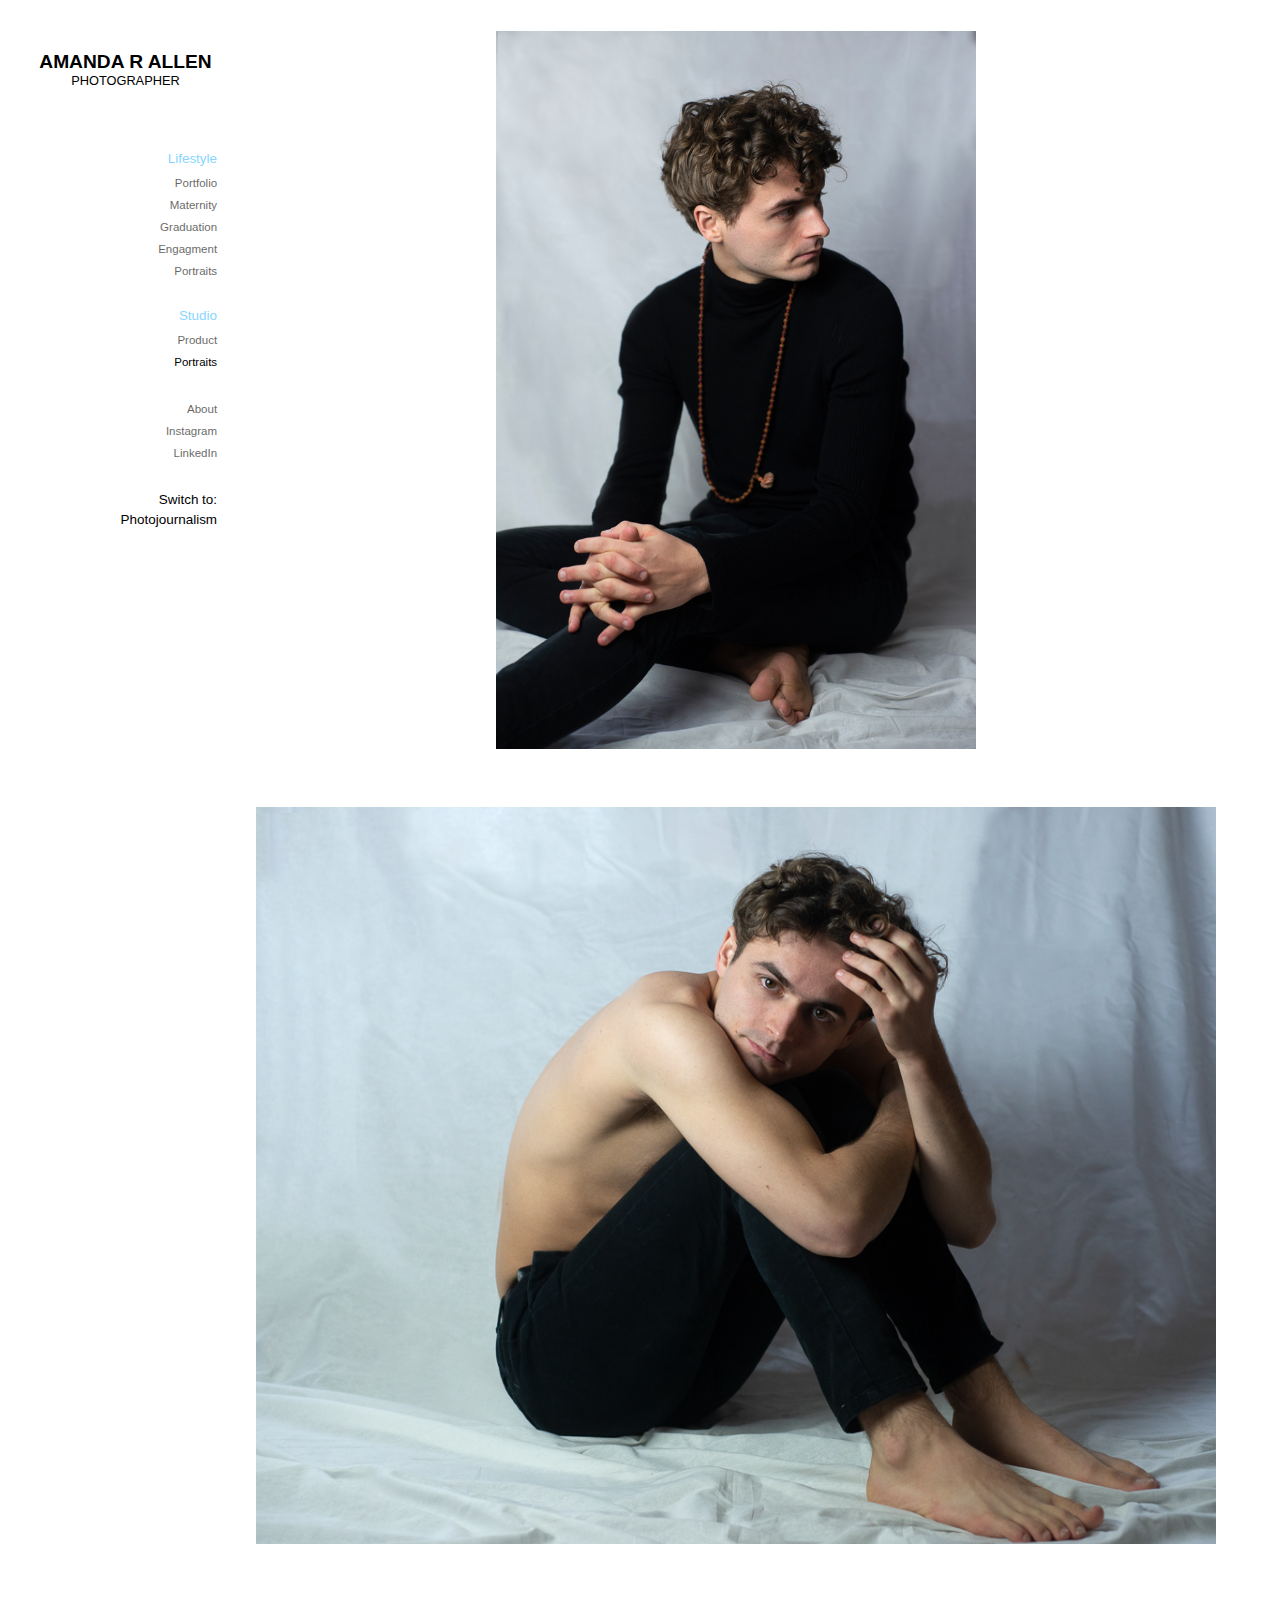
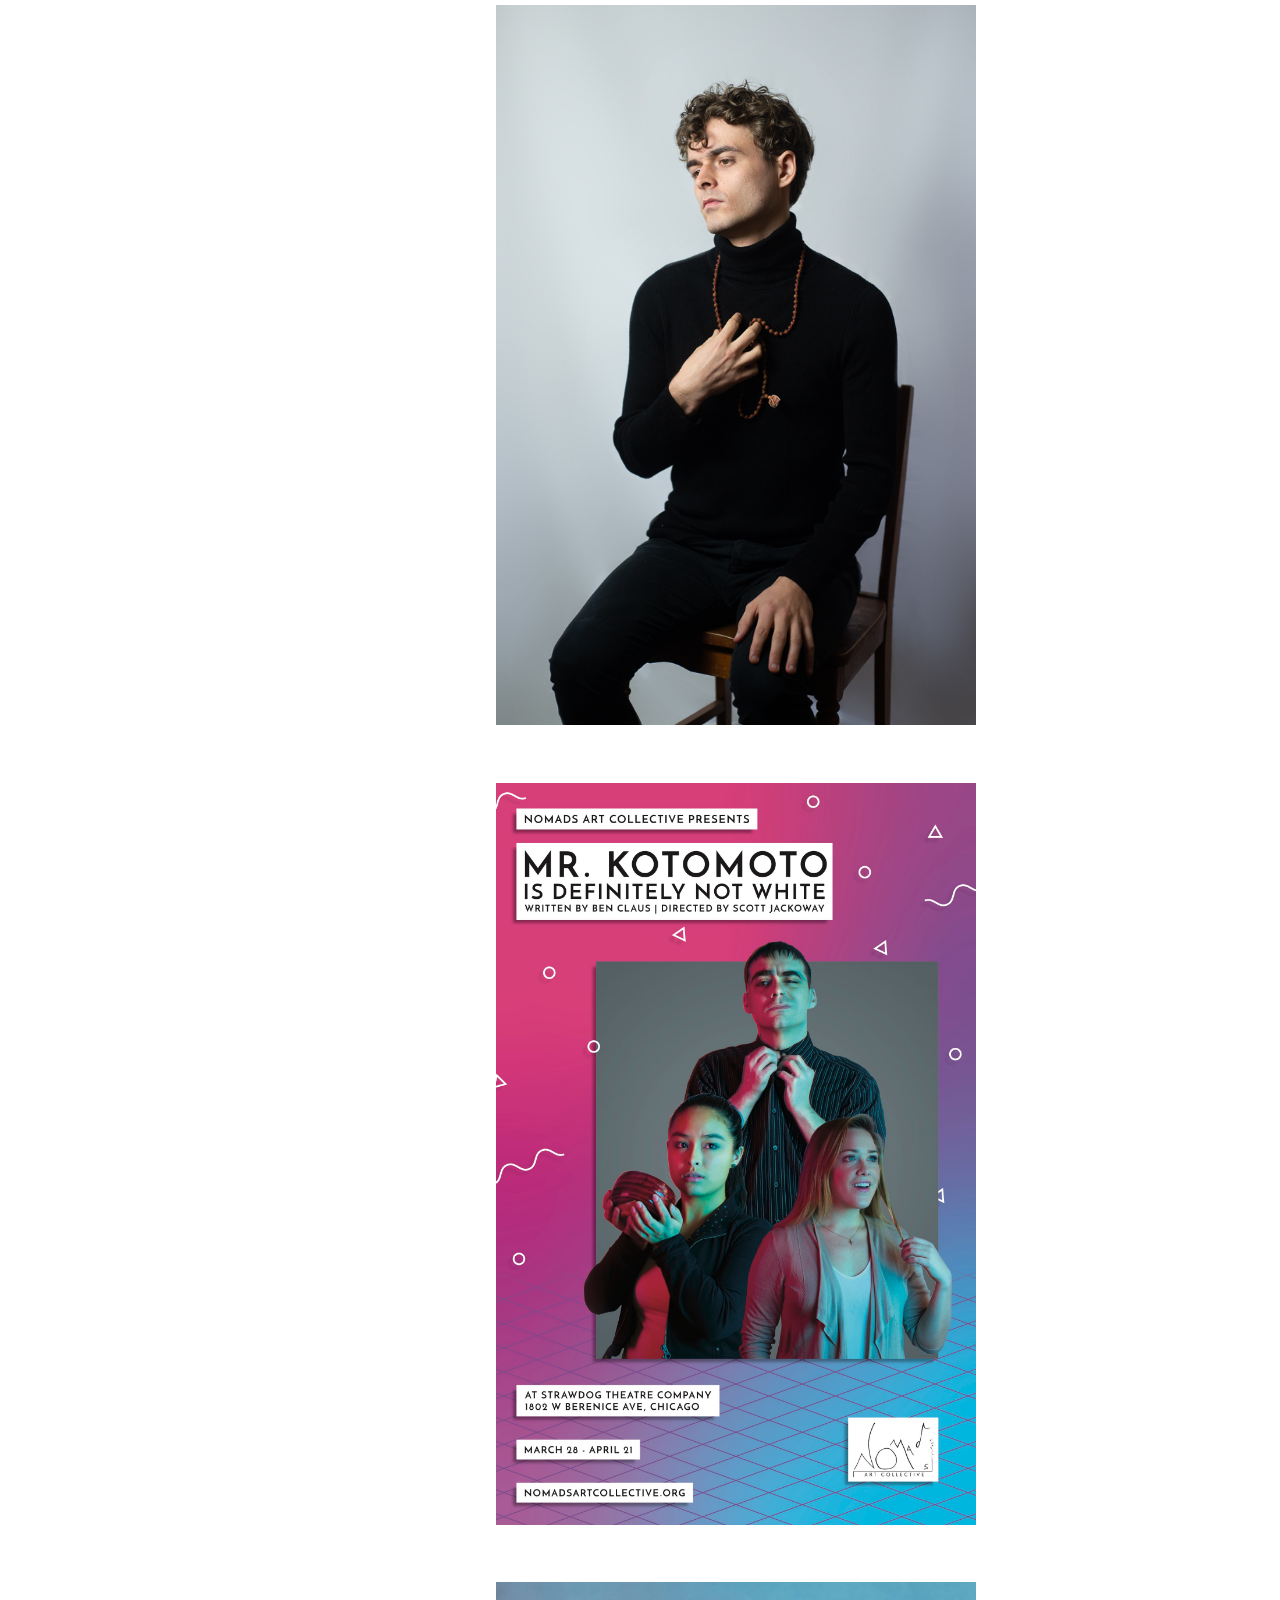
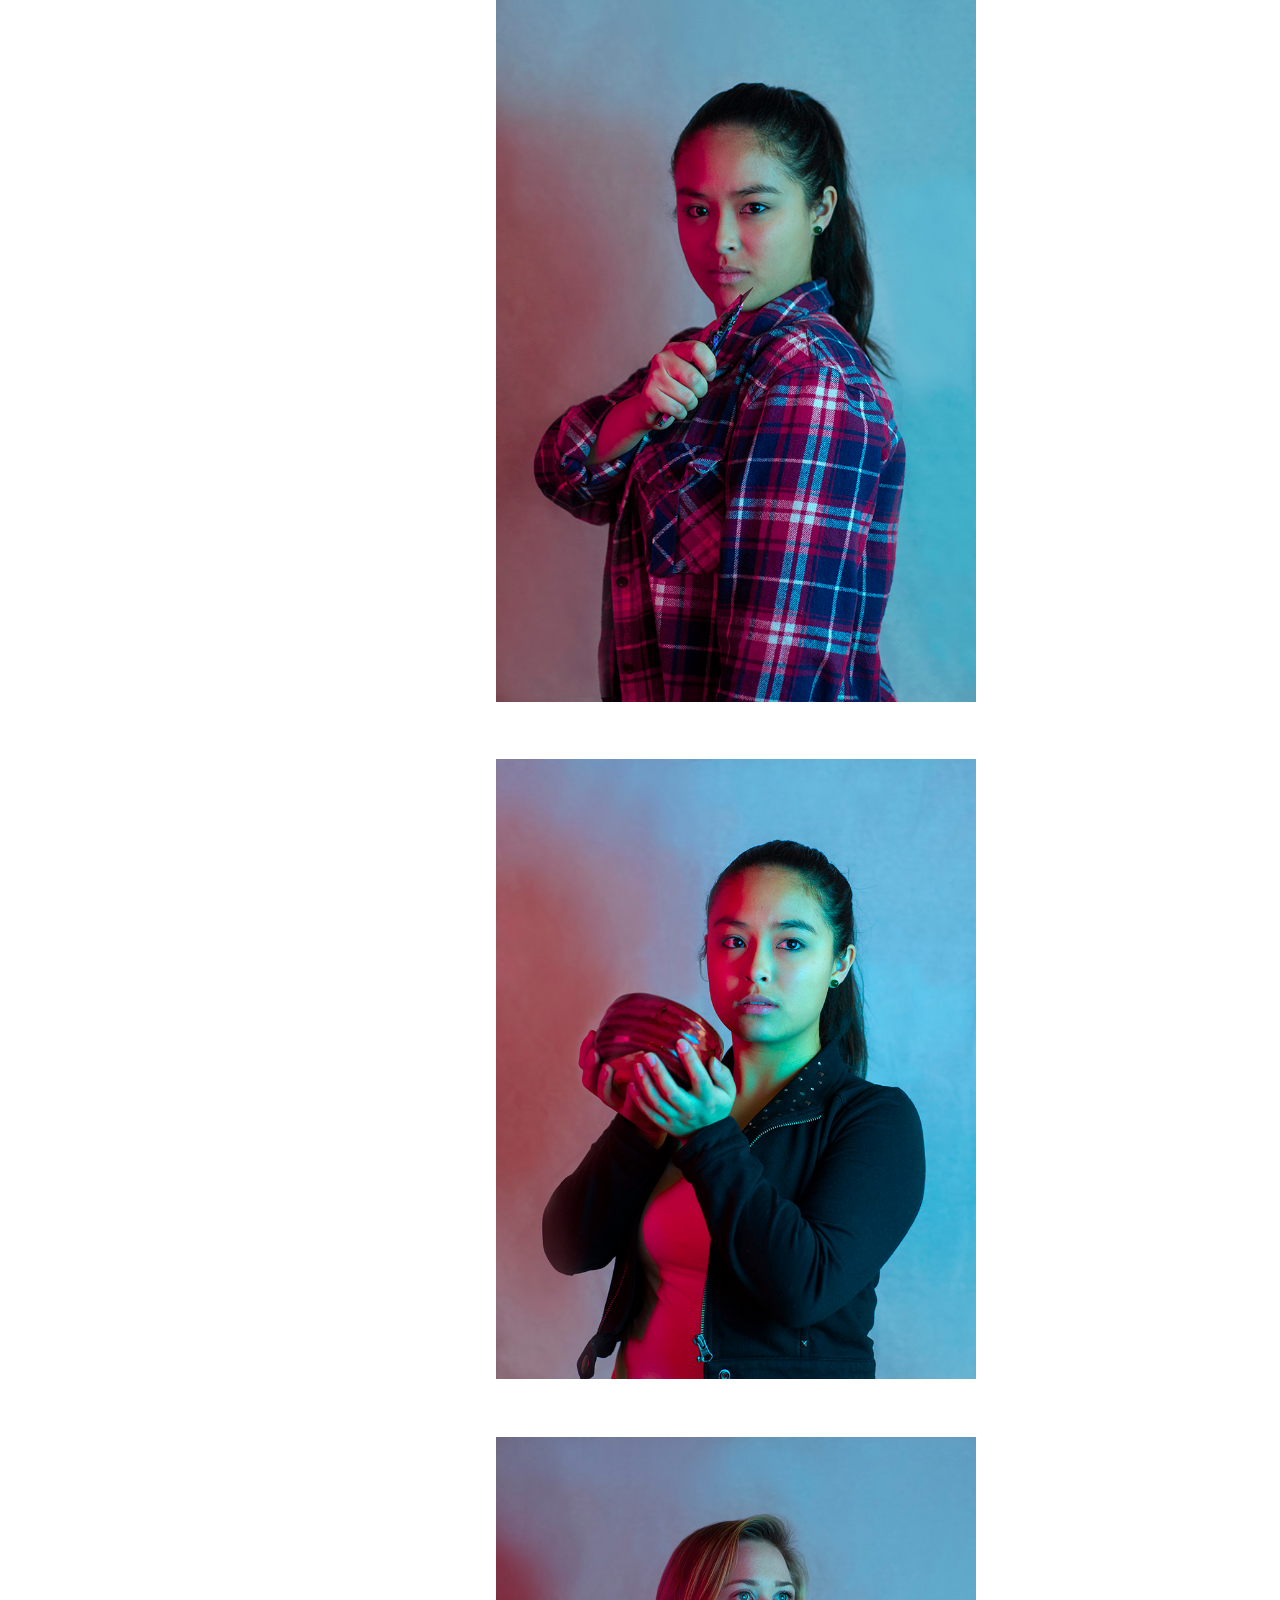
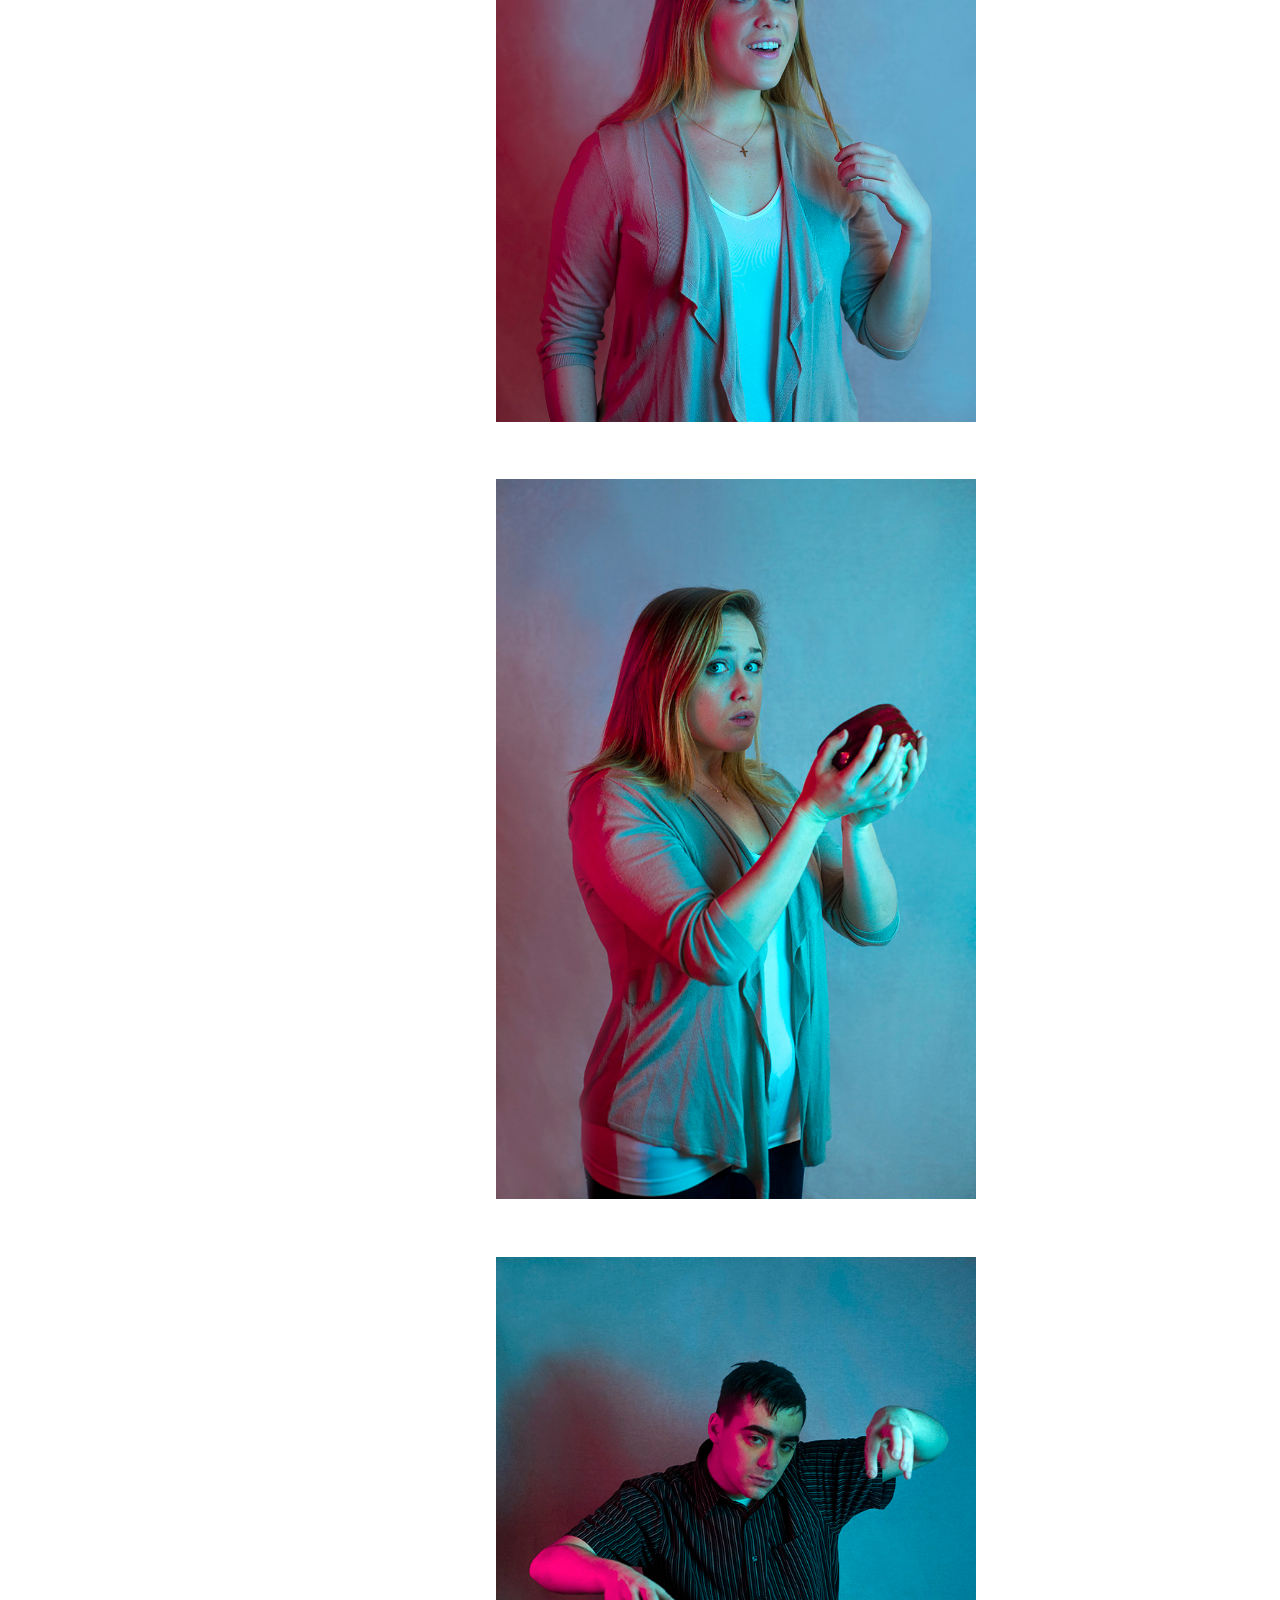
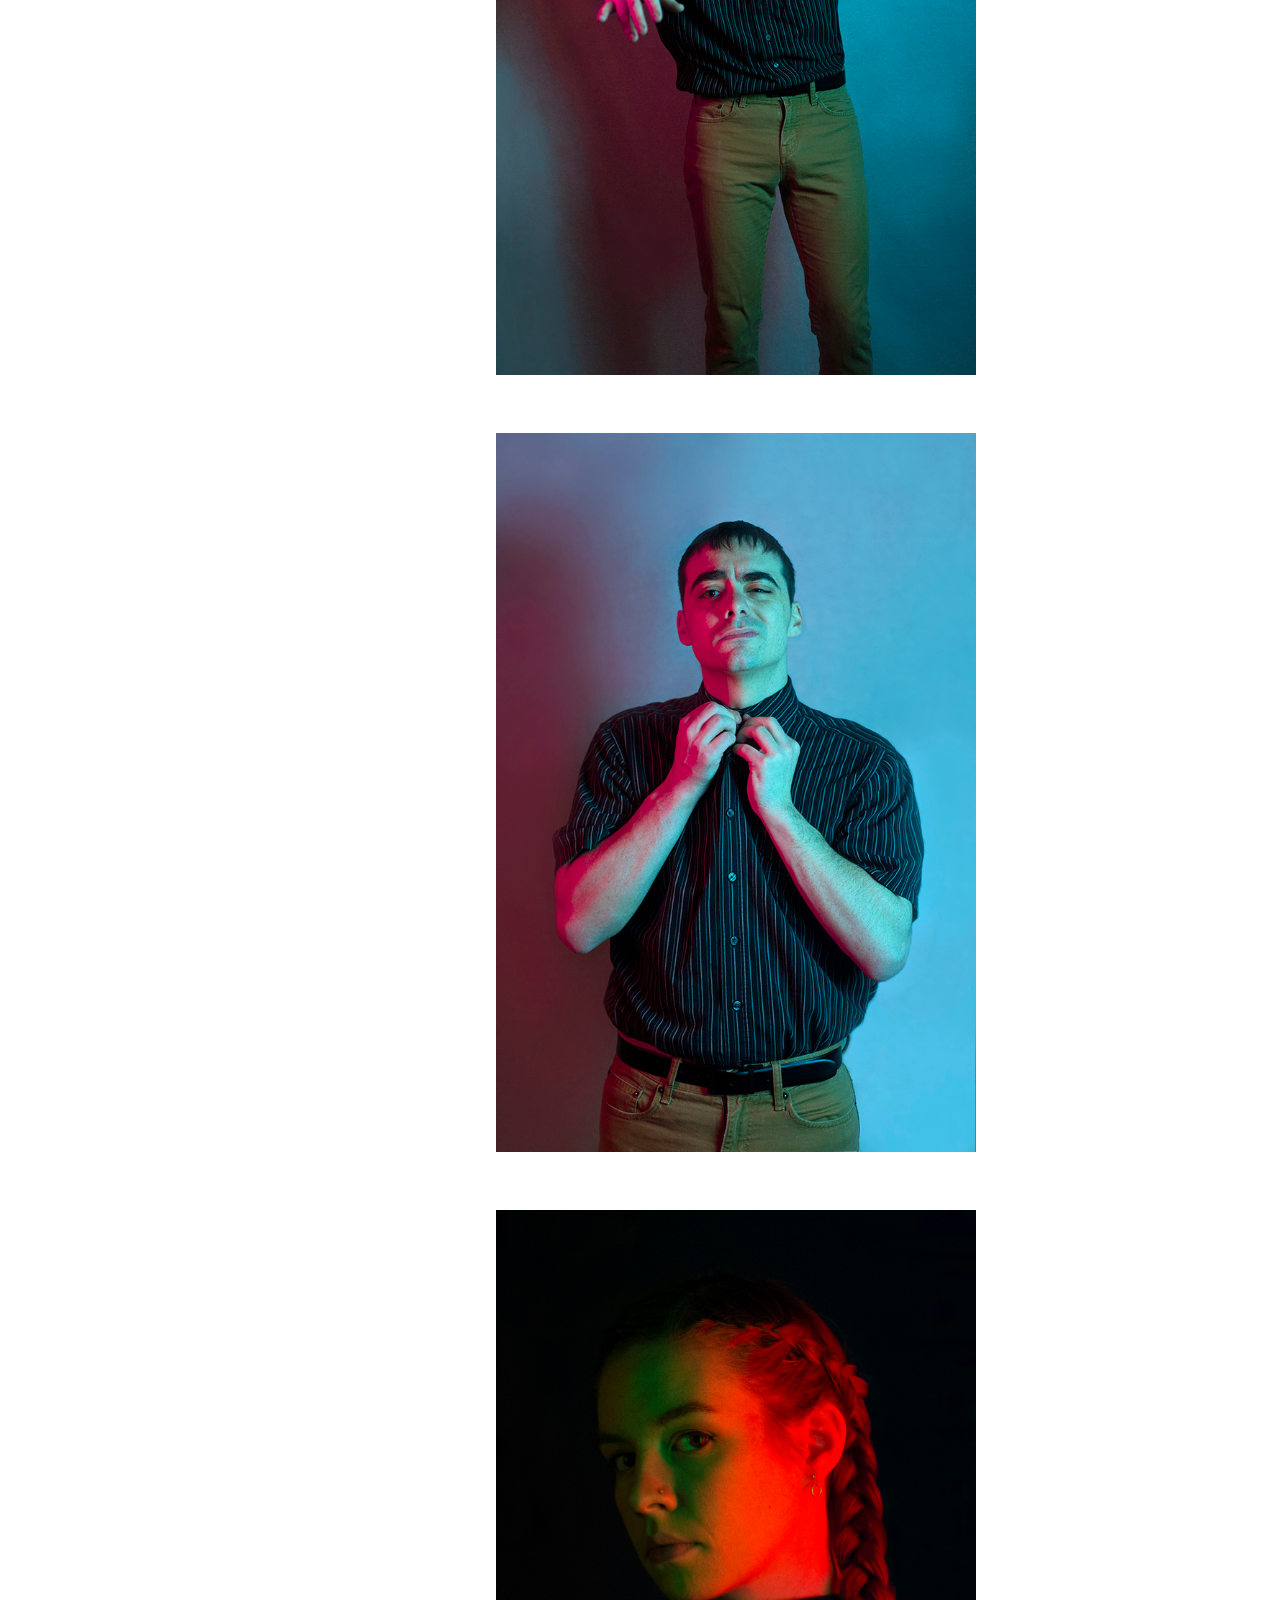
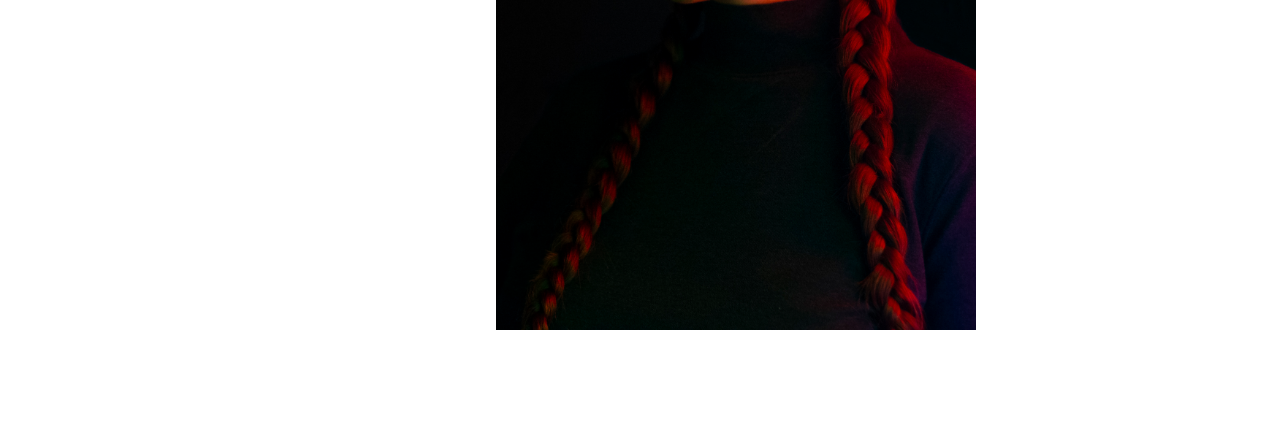
<file: comhtml/Studio.html>
<!DOCTYPE html>
<html lang="en">
<head>
	<meta charset="UTF-8" name="viewport" content="width=device-width, initial-scale=1.0">
	<title>Amanda R Allen Photography</title>
	<link rel="stylesheet" href="../css/commercialhome.css">
	<link rel="stylesheet" href="https://use.fontawesome.com/releases/v5.5.0/css/all.css" integrity="sha384-B4dIYHKNBt8Bc12p+WXckhzcICo0wtJAoU8YZTY5qE0Id1GSseTk6S+L3BlXeVIU" crossorigin="anonymous">
	<script src="https://ajax.googleapis.com/ajax/libs/jquery/3.3.1/jquery.min.js"></script>
	<script src="../js/journalismhome.js"></script>
</head>
<header id="navlink">

	<div class="header">
		<img src="../images/menuicon.svg" alt="menu icon" id="button" onclick="menu()"/>
		<h1>AMANDA R ALLEN</h1>
		<h2>PHOTOGRAPHER</h2>
	</div>
</header>

<body onresize="dis()" onload="setview()" id="bod">
	<nav id="nav1" >
		<ul>
			<h3>Lifestyle</h3>
			<li><a href="../commercial.html">Portfolio </a></li>
			<li><a href="Maternity.html">Maternity </a></li>
			<li><a href="Graduation.html">Graduation</a></li>
			<li><a href="Engagement.html">Engagment</a></li>
			<li><a href="Portraits.html" >Portraits</a></li>

			<h3>Studio</h3>
			<li><a href="Product.html" > Product </a></li>
			<li><a href="Studio.html" class="current"> Portraits</a></li>

			<h3></h3>
			<li><a href="../aboutw.html">About</a></li>
			<li><a href="https://www.instagram.com/amandarallen/" target="_blank">Instagram </a></li>
			<li><a href="http://www.linkedin.com/in/amandaraeallen" target="_blank">LinkedIn </a></li>

			<h3><a href="../index.html" id="seemore">Switch to:</br>Photojournalism </a></h3>
		</ul>
	</nav>

	<section id="main-section" onclick="closemenu()">

		<img src="../images/Lifestyle/Studio/1.15.19.Ben.137.jpg" class="portrait" alt="portrait"/>
				<details>
					<summary></summary>
				</details>	
					
		<img src="../images/Lifestyle/Studio/1.15.19.Ben.171.jpg" alt="portrait"/>
					<details>
					<summary></summary>
					</details>	

		<img src="../images/Lifestyle/Studio/1.15.19.Ben.0882.jpg" class="portrait" alt="portrait"/>
					<details>
					<summary></summary>
					</details>
		
		<img src="../images/Lifestyle/Studio/Kotoposter.jpg" class="portrait" alt="portrait"/>
				<details>
				<summary>Design by Klaire Brezinski</summary>
				</details>
		
		<img src="../images/Lifestyle/Studio/2.6.19.Kotomoto.067.JPG" class="portrait" alt="portrait"/>
					<details>
					<summary></summary>
					</details>
					

		<img src="../images/Lifestyle/Studio/2.6.19.Kotomoto.104.JPG" class="portrait" alt="portrait"/>
					<details open>
					<summary></summary>
					</details>

		<img src="../images/Lifestyle/Studio/2.6.19.Kotomoto.160.JPG" class="portrait" alt="portrait"/>
					<details open>
					<summary></summary>
					</details>

		<img src="../images/Lifestyle/Studio/2.6.19.Kotomoto.211.JPG" class="portrait" alt="portrait"/>
					<details>
					<summary></summary>
					</details>

		<img src="../images/Lifestyle/Studio/2.6.19.Kotomoto.667.JPG" class="portrait" alt="portrait"/>
					<details>
					<summary></summary>
					</details>

		<img src="../images/Lifestyle/Studio/2.6.19.Kotomoto.4223.JPG" class="portrait" alt="portrait"/>
					<details>
					<summary></summary>
					</details>

		<img src="../images/Lifestyle/Studio/2.2.19.Color.0312.jpg" class="portrait" alt="portrait"/>
					<details>
					<summary></summary>
					</details>

<!--		<img src="../images/Main/action/action10.JPG" alt="Hockey Players"/>
					<details>
					<summary></summary>
					</details>
-->
	</section>

</body>
</html>
</file>
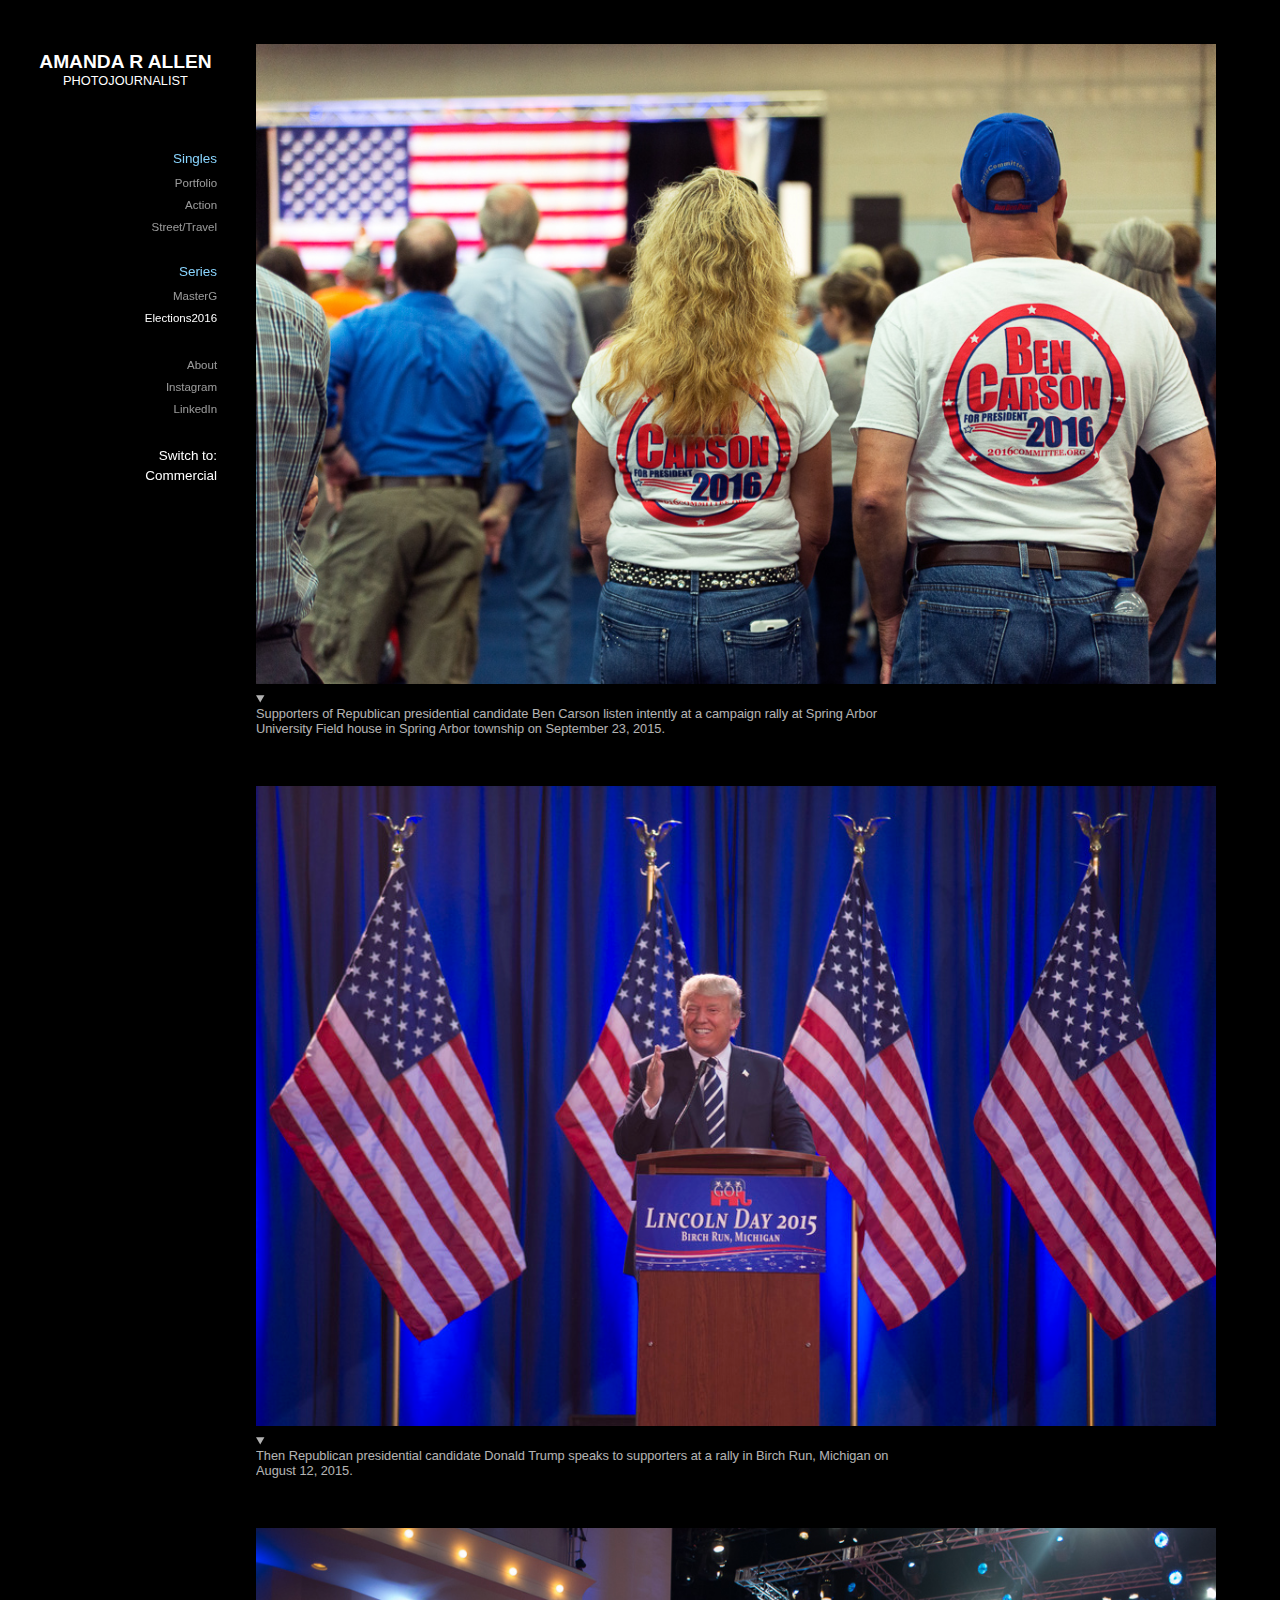
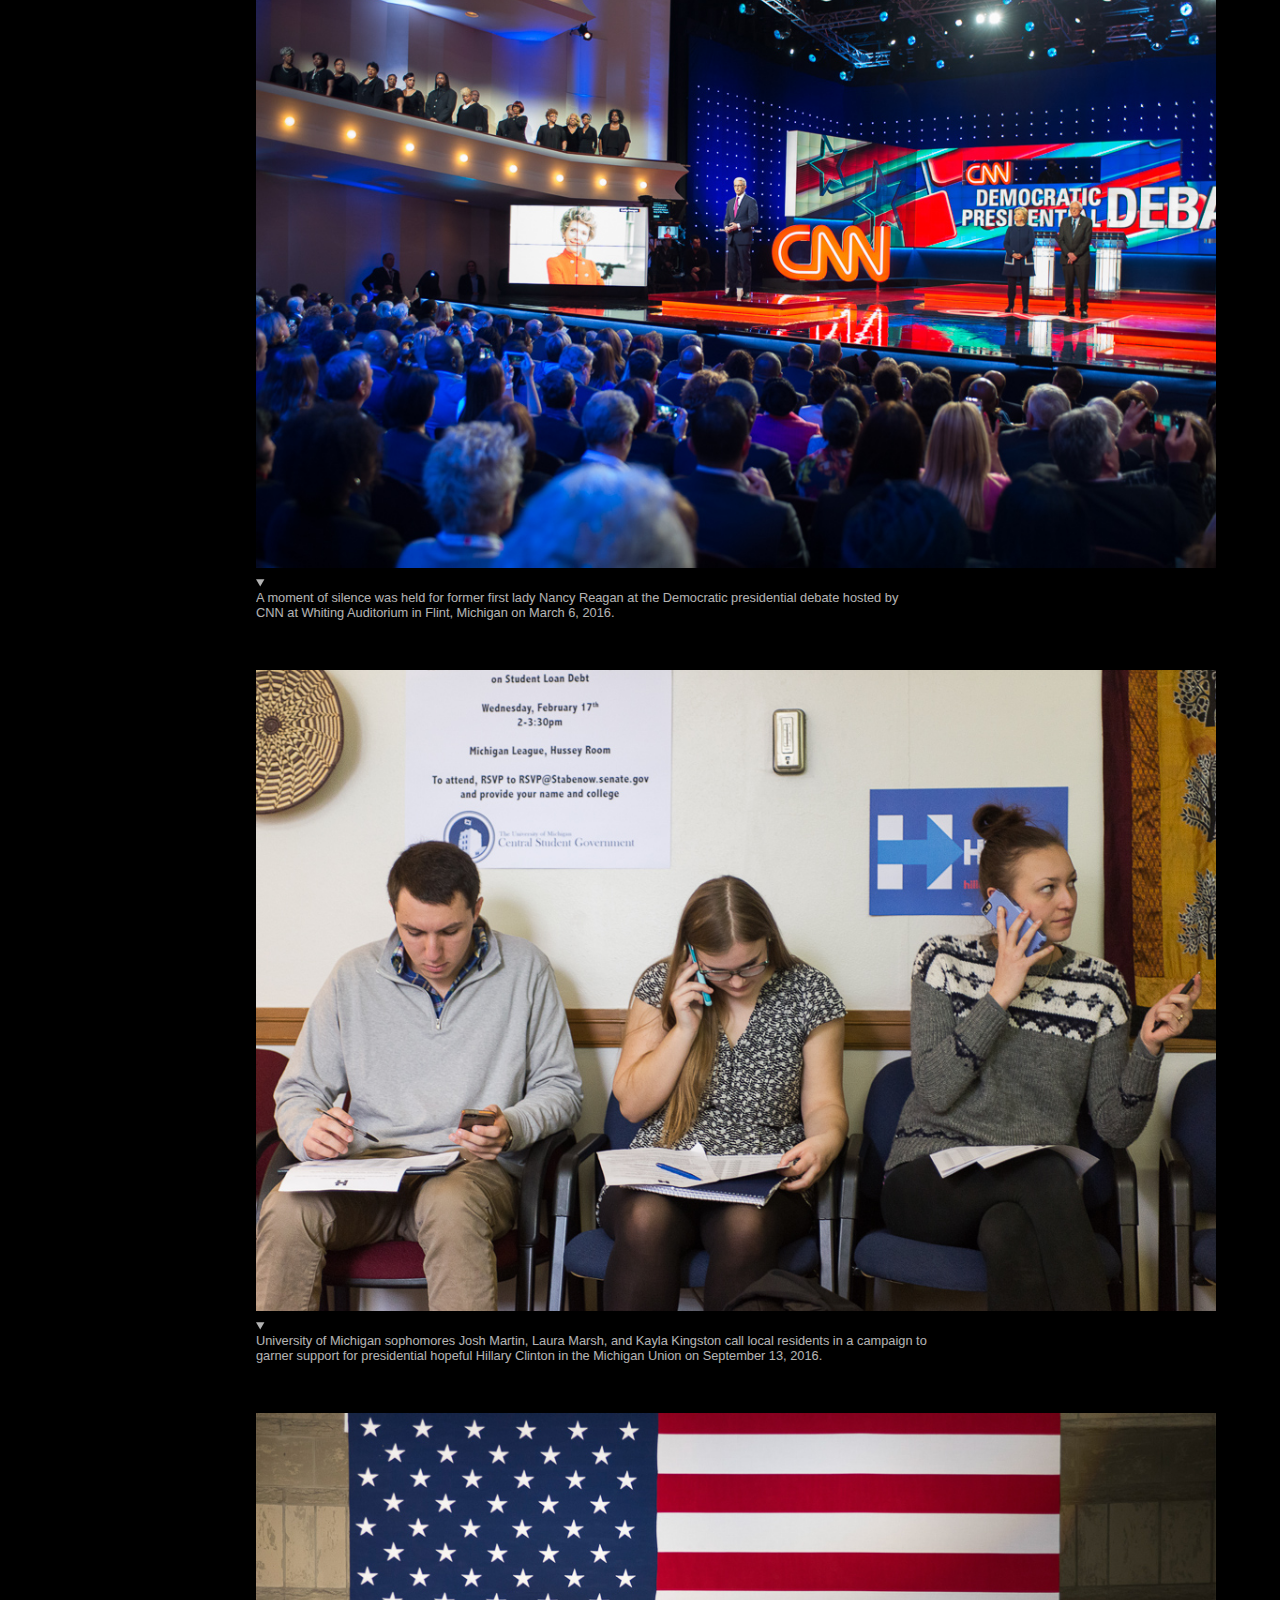
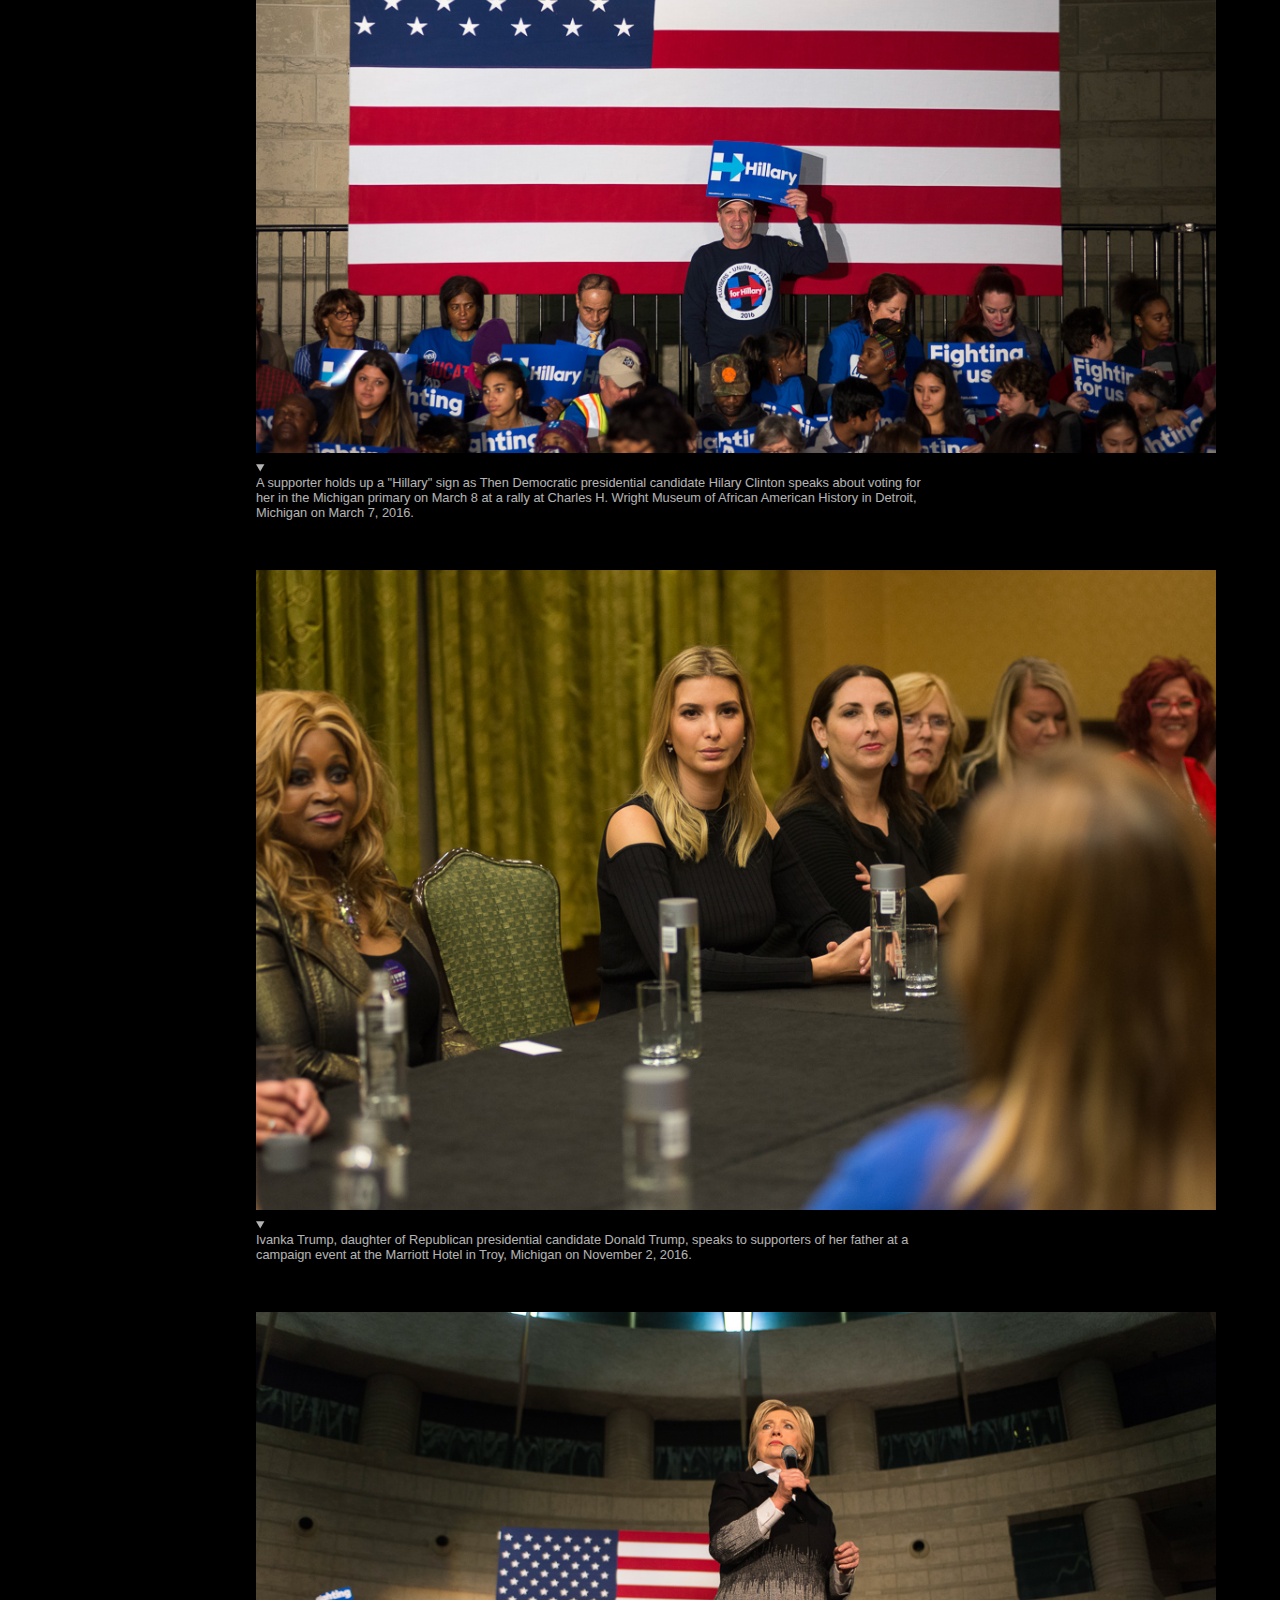
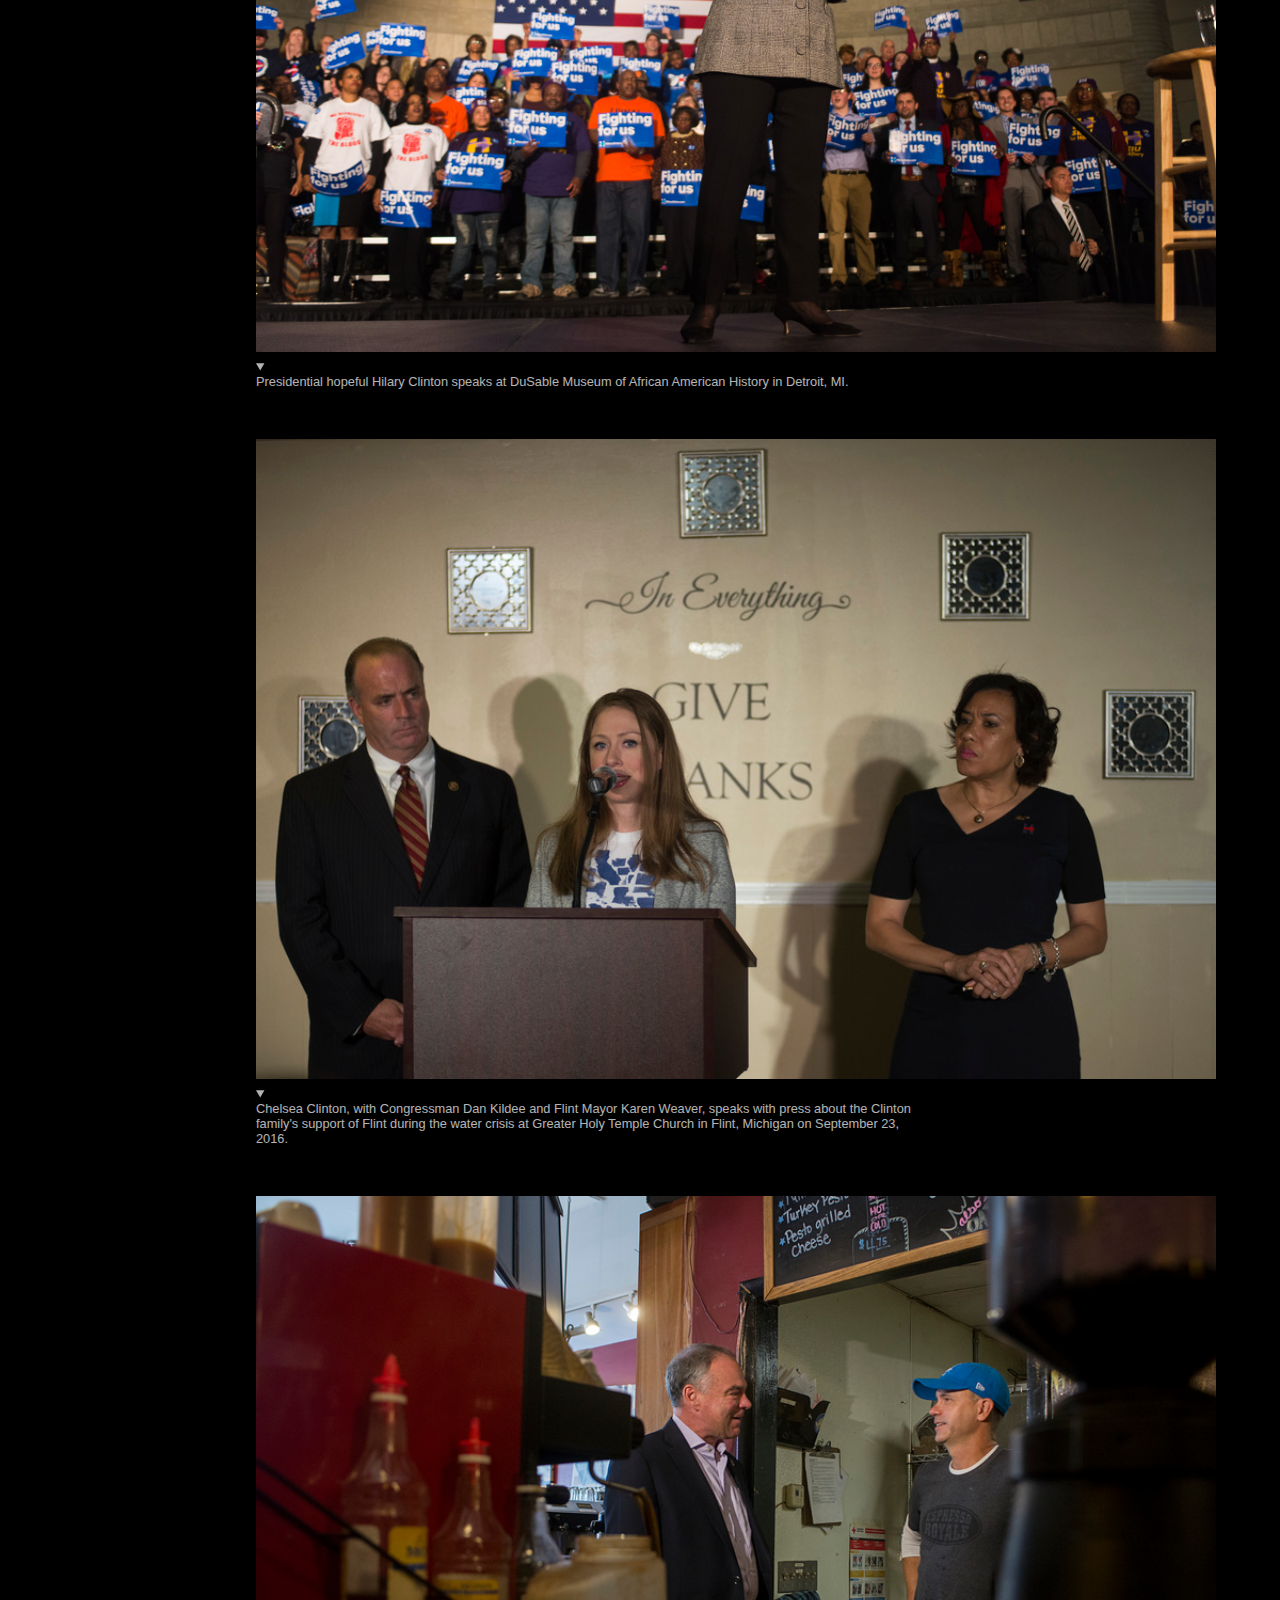
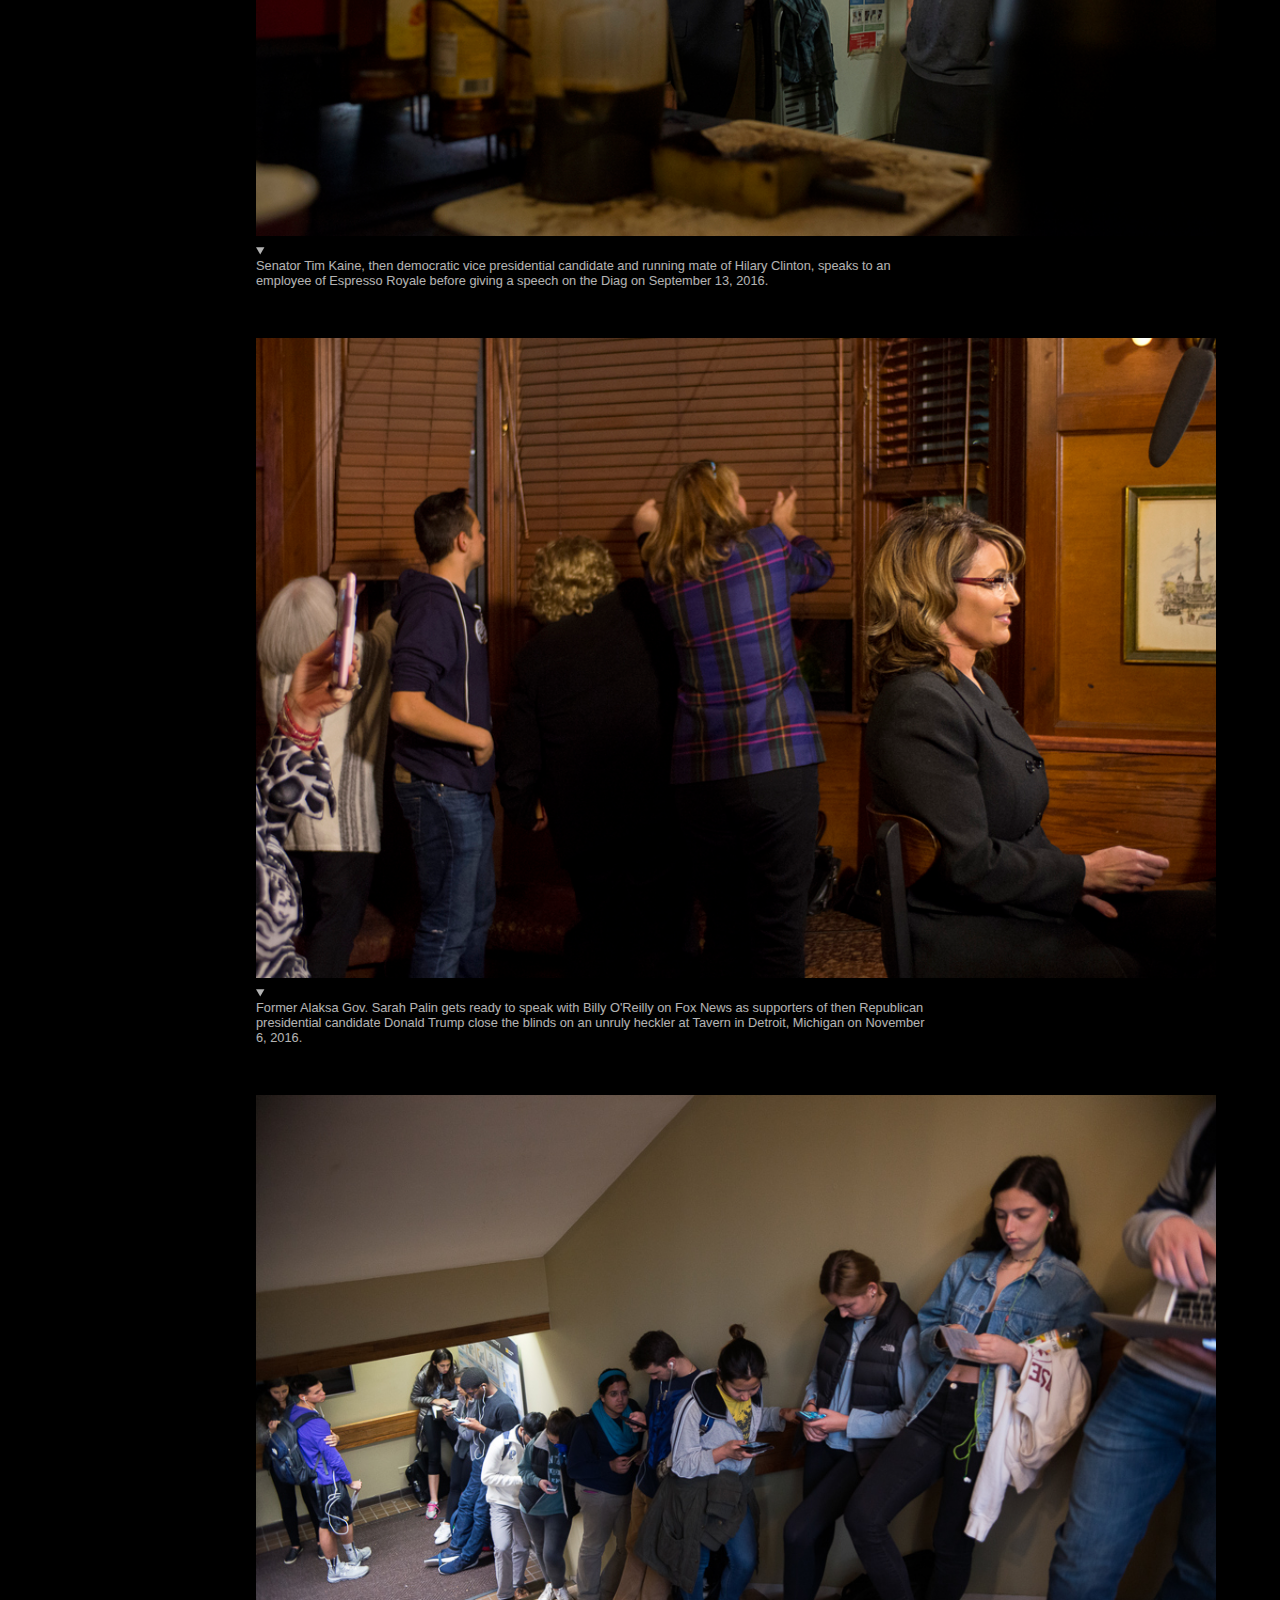
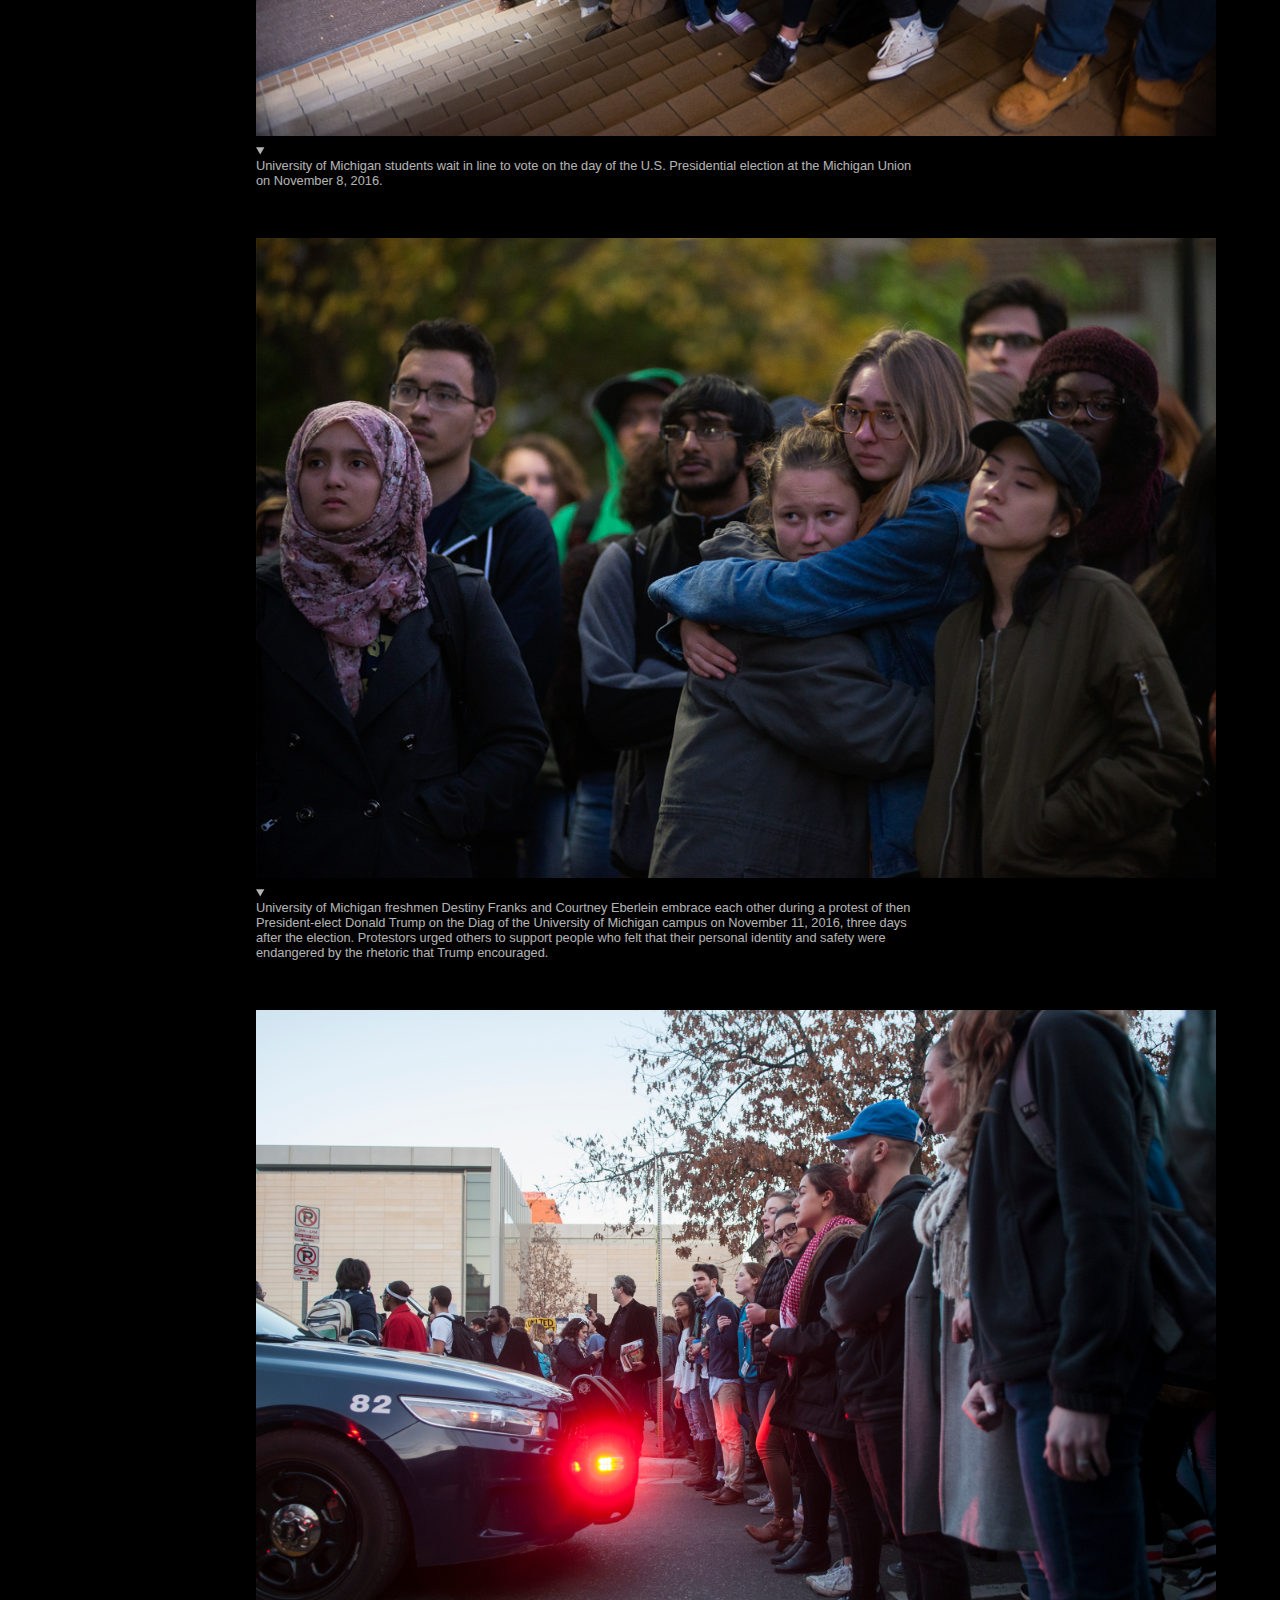
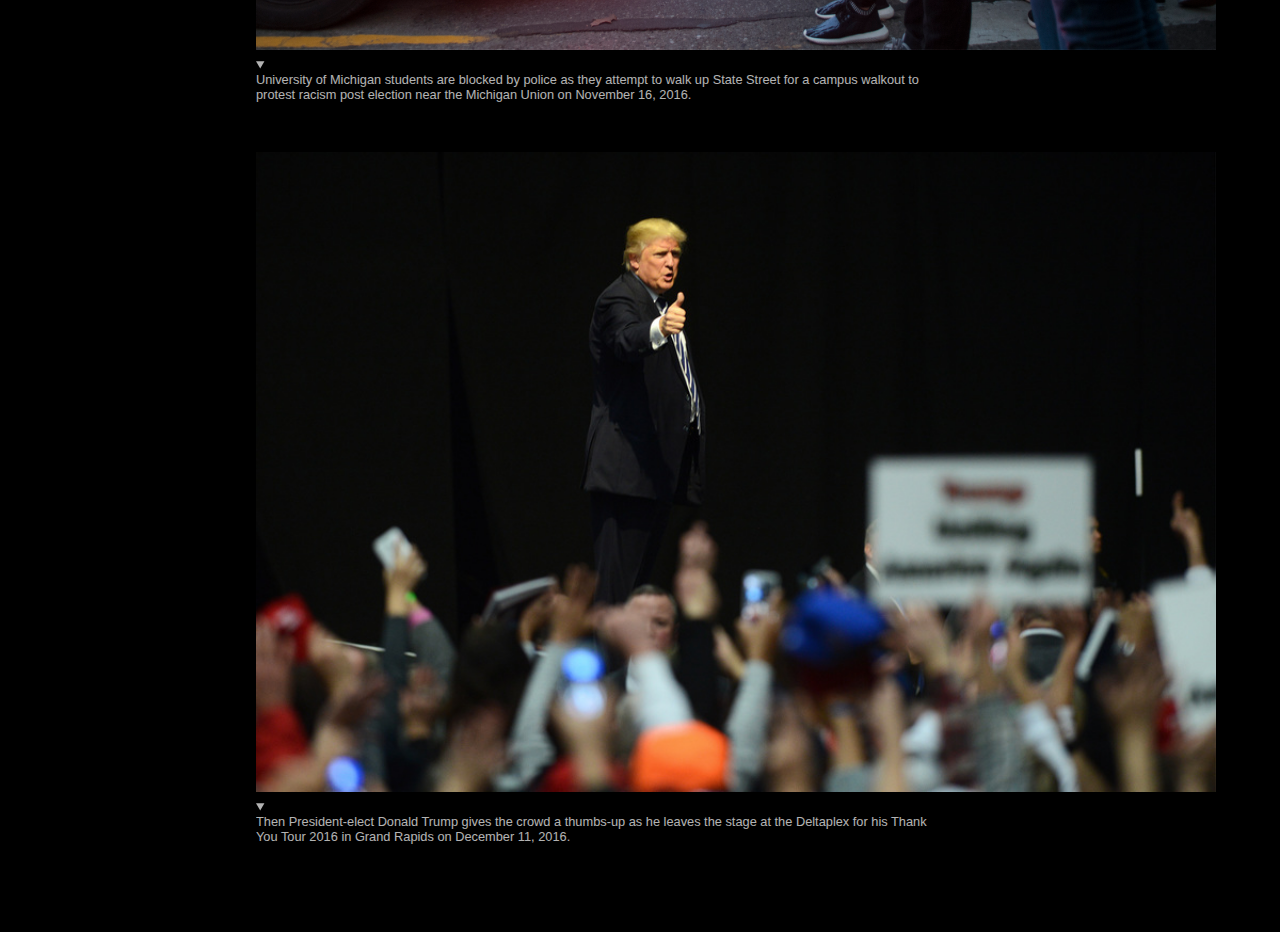
<file: pjhtml/elections.html>
<!DOCTYPE html>
<html lang="en">
<head>
	<meta charset="UTF-8" name="viewport" content="width=device-width, initial-scale=1.0">
	<title>Amanda R Allen Photography</title>
	<link rel="stylesheet" href="../css/journalismhome.css">
	<link rel="stylesheet" href="https://use.fontawesome.com/releases/v5.5.0/css/all.css" integrity="sha384-B4dIYHKNBt8Bc12p+WXckhzcICo0wtJAoU8YZTY5qE0Id1GSseTk6S+L3BlXeVIU" crossorigin="anonymous">
	<script src="https://ajax.googleapis.com/ajax/libs/jquery/3.3.1/jquery.min.js"></script>
	<script src="../js/journalismhome.js"></script>
</head>
<header id="navlink">

	<div class="header">
		<img src="../images/menuiconw.svg" alt="menu icon" id="button" onclick="menu()"/>
		<h1>AMANDA R ALLEN</h1>
		<h2>PHOTOJOURNALIST</h2>
	</div>
</header>

<body onresize="dis()" onload="setview()" id="bod">
	<nav id="nav1" >
		<ul>
			<h3>Singles</h3>
			<li><a href="../index.html" >Portfolio </a></li>
			<li><a href="action.html">Action </a></li>
			<li><a href="street.html" > Street/Travel </a></li>

			<h3>Series</h3>
			<li><a href="masterG.html"> MasterG </a></li>
			<li><a href="elections.html" class="current"> Elections2016</a></li>

			<h3></h3>
			<li><a href="../about.html">About </a></li>
			<li><a href="https://www.instagram.com/amandarallen/"  target="_blank" >Instagram </a></li>
			<li><a href="http://www.linkedin.com/in/amandaraeallen"  target="_blank" >LinkedIn </a></li>

			<h3><a href="../commercial.html" id="seemore">Switch to:</br>Commercial </a></h3>
		</ul>
	</nav>

	<section id="main-section" onclick="closemenu()">

		<img src="../images/Series/Elections2016/Elections01.jpg" alt="Woman and man facing away from camera"/>
			<details open>
				<summary></summary>
				<p>Supporters of Republican presidential candidate Ben Carson listen intently at a campaign rally at Spring Arbor University Field house in Spring Arbor township on September 23, 2015.</p>
			</details>

		<img src="../images/Series/Elections2016/Elections02.jpg" alt="Donald Trump speaking at a podium"/>
			<details open>
				<summary></summary>
				<p>Then Republican presidential candidate Donald Trump speaks to supporters at a rally in Birch Run, Michigan on August 12, 2015.</p>
			</details>

		<img src="../images/Series/Elections2016/Elections03.jpg" alt="Wide shot of auditorium"/>
			<details open>
				<summary></summary>
				<p>A moment of silence was held for former first lady Nancy Reagan at the Democratic presidential debate hosted by CNN at Whiting Auditorium in Flint, Michigan on March 6, 2016.</p>
			</details>

		<img src="../images/Series/Elections2016/Elections04.jpg" alt="Three people making phone calls"/>
			<details open>
				<summary></summary>
				<p>University of Michigan sophomores Josh Martin, Laura Marsh, and Kayla Kingston call local residents in a campaign to garner support for presidential hopeful Hillary Clinton in the Michigan Union on September 13, 2016.</p>
			</details>

		<img src="../images/Series/Elections2016/Elections05.jpg" alt="Man with sign against large U.S. flag"/>
			<details open>
				<summary></summary>
				<p>A supporter holds up a "Hillary" sign as Then Democratic presidential candidate Hilary Clinton speaks about voting for her in the Michigan primary on March 8 at a rally at Charles H. Wright Museum of African American History in Detroit, Michigan on March 7, 2016.</p>
			</details>

		<img src="../images/Series/Elections2016/Elections06.jpg" alt="Ivanka Trump at table with supporters"/>
				<details open>
					<summary></summary>
					<p>Ivanka Trump, daughter of Republican presidential candidate Donald Trump, speaks to supporters of her father at a campaign event at the Marriott Hotel in Troy, Michigan on November 2, 2016.</p>
			</details>

		<img src="../images/Series/Elections2016/Elections07.jpg" alt="Chelsea Clinton speaking at podium"/>
				<details open>
					<summary></summary>
					<p>Presidential hopeful Hilary Clinton speaks at DuSable Museum of African American History in Detroit, MI.</p>
				</details>
					
		<img src="../images/Series/Elections2016/Elections07.5.jpg" alt="Chelsea Clinton speaking at podium"/>
				<details open>
					<summary></summary>
					<p>Chelsea Clinton, with Congressman Dan Kildee and Flint Mayor Karen Weaver, speaks with press about the Clinton family's support of Flint during the water crisis at Greater Holy Temple Church in Flint, Michigan on September 23, 2016.</p>
				</details>

		<img src="../images/Series/Elections2016/Elections08.jpg" alt="Two men shaking hands"/>
					<details open>
					<summary></summary>
					<p>Senator Tim Kaine, then democratic vice presidential candidate and running mate of Hilary Clinton, speaks to an employee of Espresso Royale before giving a speech on the Diag on September 13, 2016.</p>
				</details>

    	<!---	<img src="../images/Series/Elections2016/Elections09.jpg" alt="Low shot of hand picking up paper from ground"/>
    				<details open>
    				<summary></summary>
					<p>Senator Tim Kaine, then democratic vice presidential candidate and running mate of Hilary Clinton, picks up his speech which he dropped as he speaks to students and members of the Ann Arbor community on the Diag on September 13, 2016.</p>
    				</details>
	-->
     		 <img src="../images/Series/Elections2016/Elections09.5.jpg" alt="Woman looking off to the right while people in the background close blinds"/>
        			<details open>
         				 <summary></summary>
					<p>Former Alaksa Gov. Sarah Palin gets ready to speak with Billy O'Reilly on Fox News as supporters of then Republican presidential candidate Donald Trump close the blinds on an unruly heckler at Tavern in Detroit, Michigan on November 6, 2016.</p>
         			 </details>

		<img src="../images/Series/Elections2016/Elections10.jpg" alt="People lined up on stairs"/>
		      <details open>
		      <summary></summary>
				<p>University of Michigan students wait in line to vote on the day of the U.S. Presidential election at the Michigan Union on November 8, 2016.</p>
		      </details>

		<img src="../images/Main/Portfolio/Portfolio2.jpg" alt="Crowd"class="photo"/>
			<details open>
			<summary></summary>
				<p>University of Michigan freshmen Destiny Franks and Courtney Eberlein embrace each other during a protest of then President-elect Donald Trump on the Diag of the University of Michigan campus on November 11, 2016, three days after the election. Protestors urged others to support people who felt that their personal identity and safety were endangered by the rhetoric that Trump encouraged.</p>
			</details>

		<img src="../images/Series/Elections2016/Elections13.jpg" alt="People linking arms in front of police car"/>
			   <details open>
		      		<summary></summary>
				<p>University of Michigan students are blocked by police as they attempt to walk up State Street for a campus walkout to protest racism post election near the Michigan Union on November 16, 2016.</p>
		    	</details>

		<img src="../images/Series/Elections2016/Elections15.jpg" alt="Donald Trump giving thumbs up to a crowd"/>
			<details open>
				<summary></summary>
				<p>Then President-elect Donald Trump gives the crowd a thumbs-up as he leaves the stage at the Deltaplex for his Thank You Tour 2016 in Grand Rapids on December 11, 2016.</p>
			</details>


	</section>

</body>
</html>
</file>
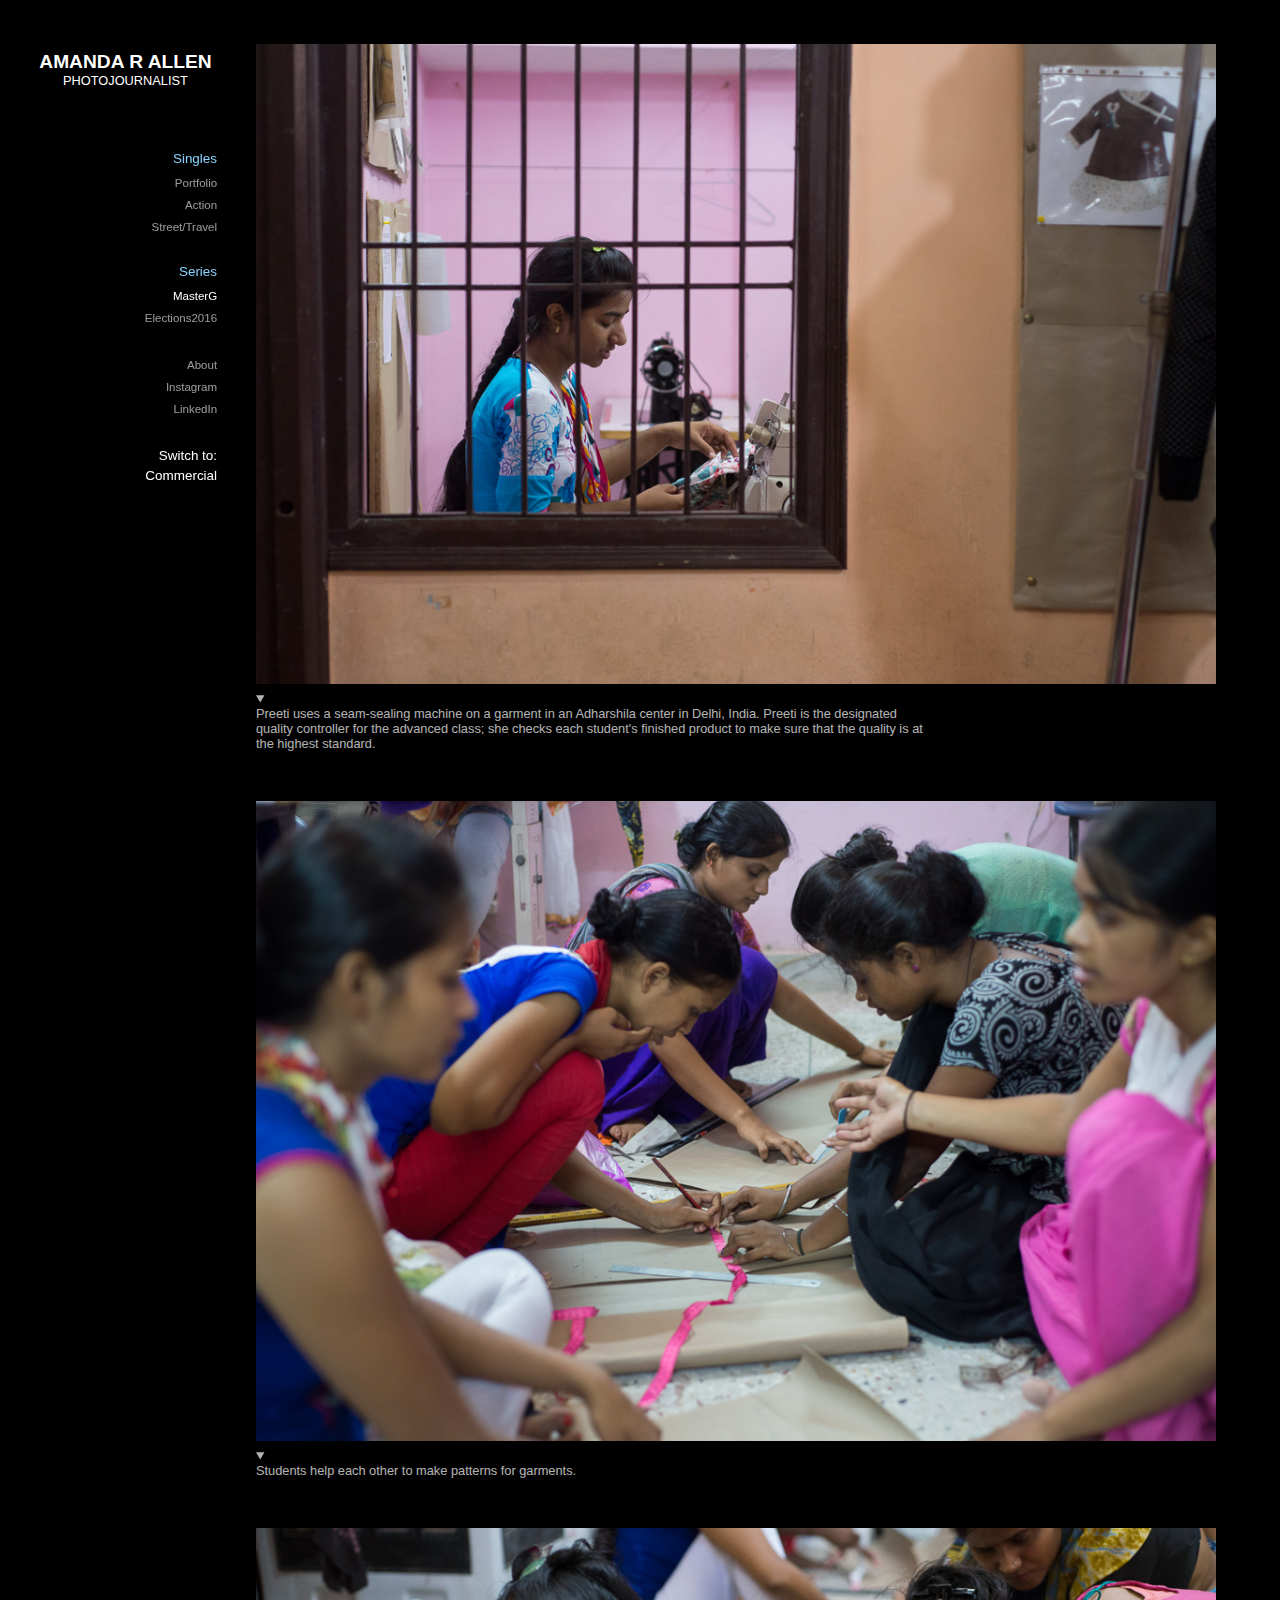
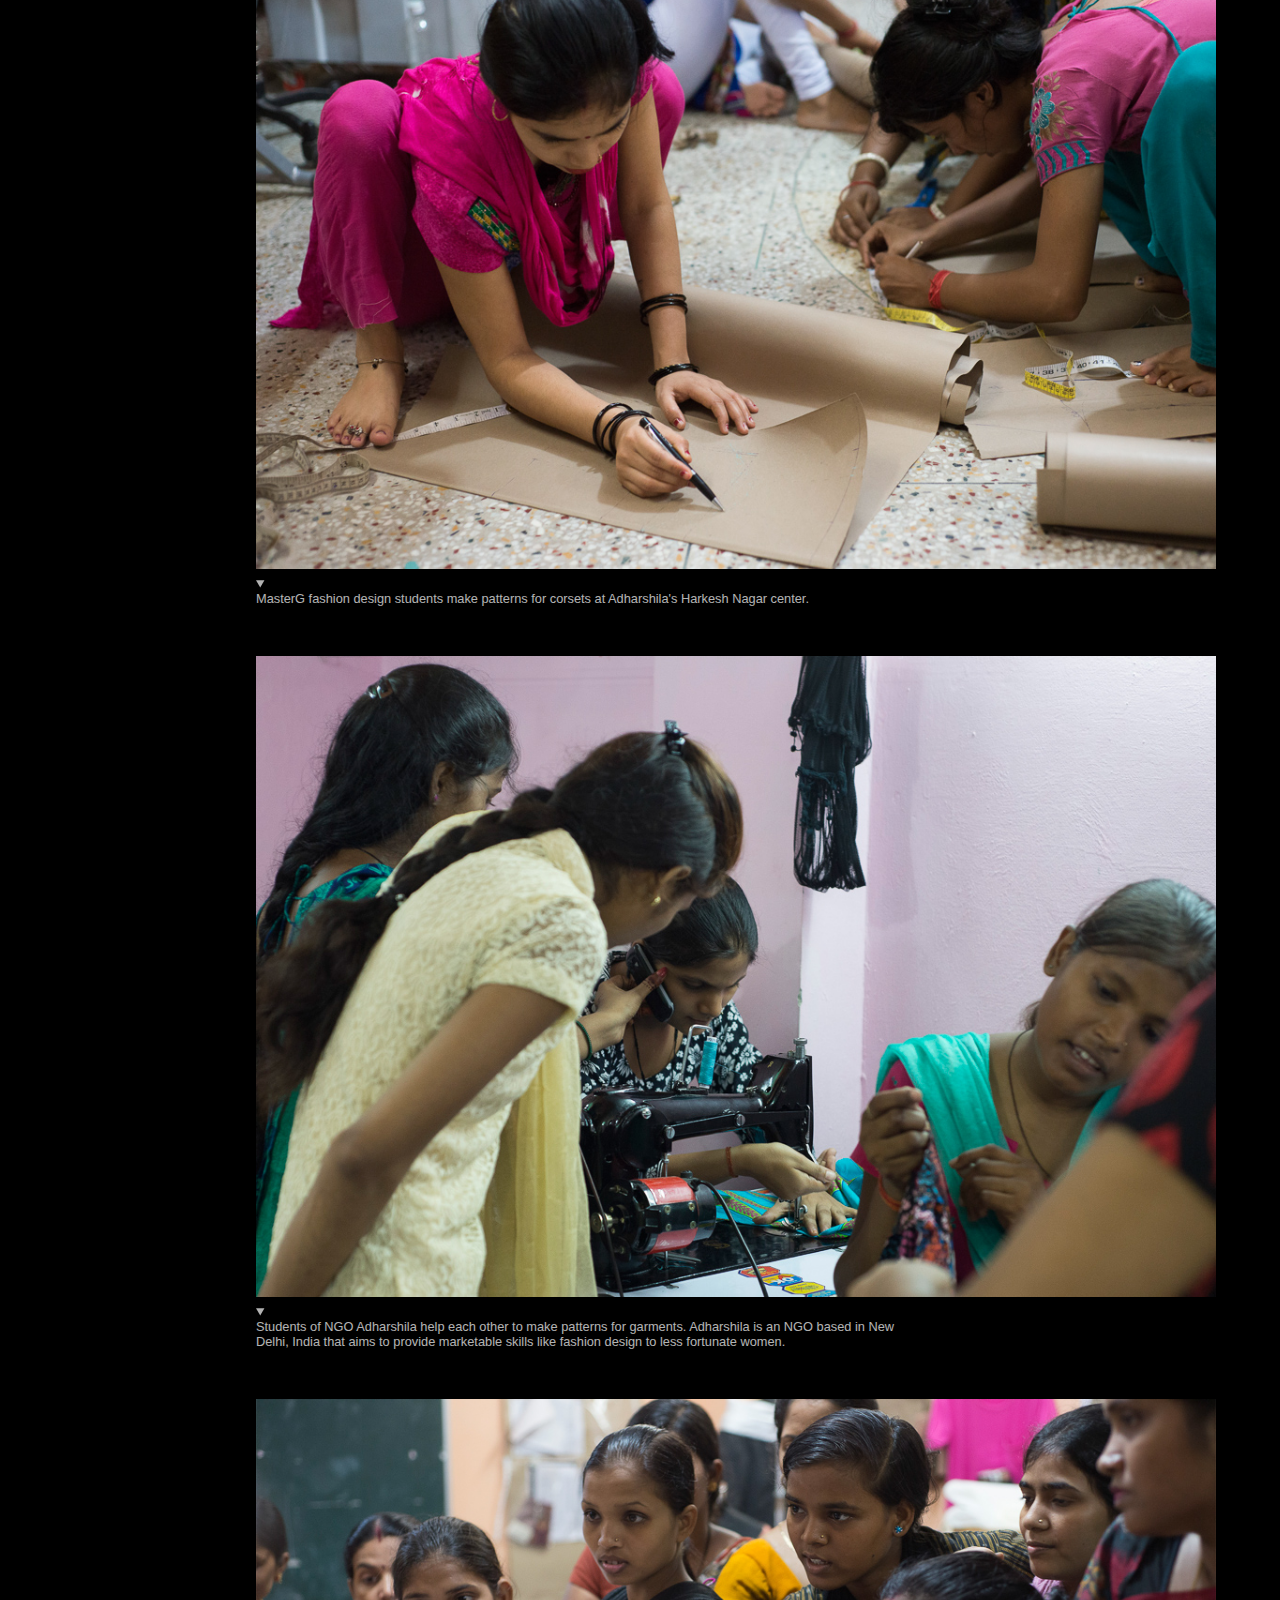
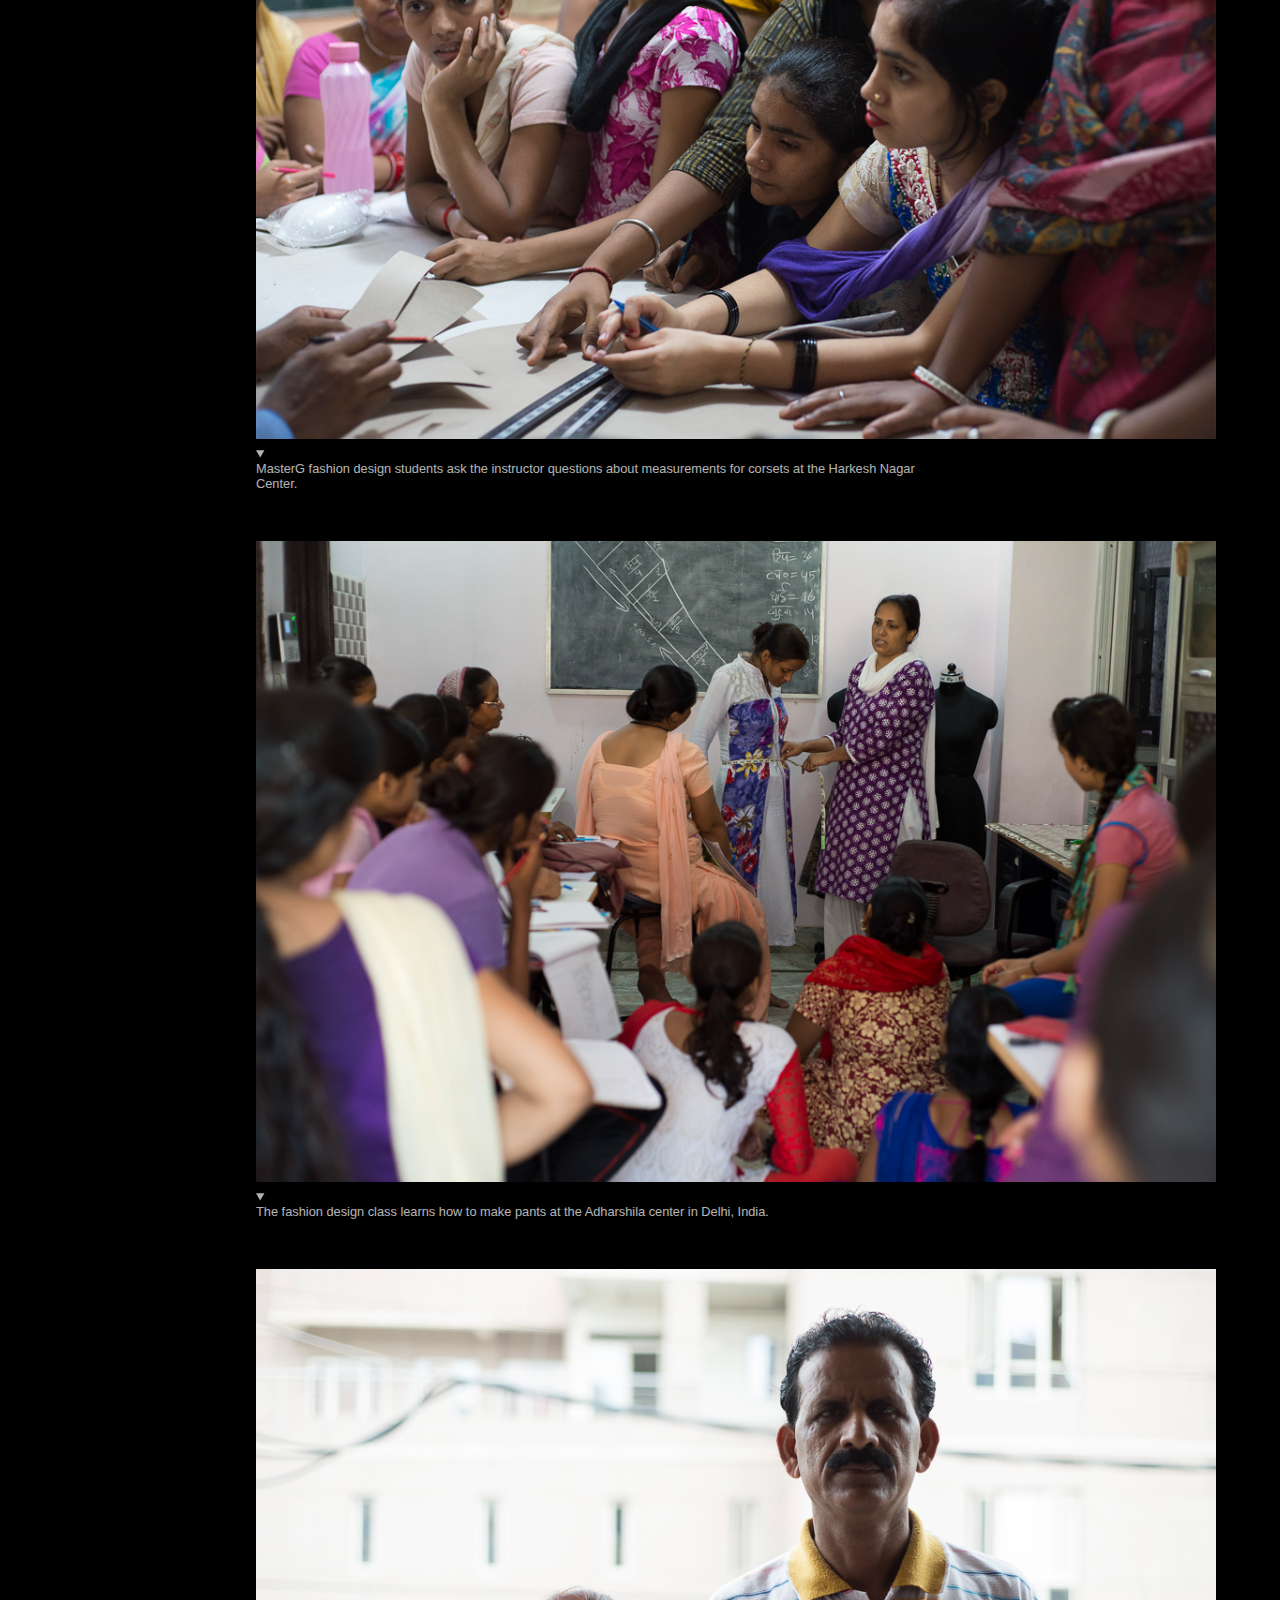
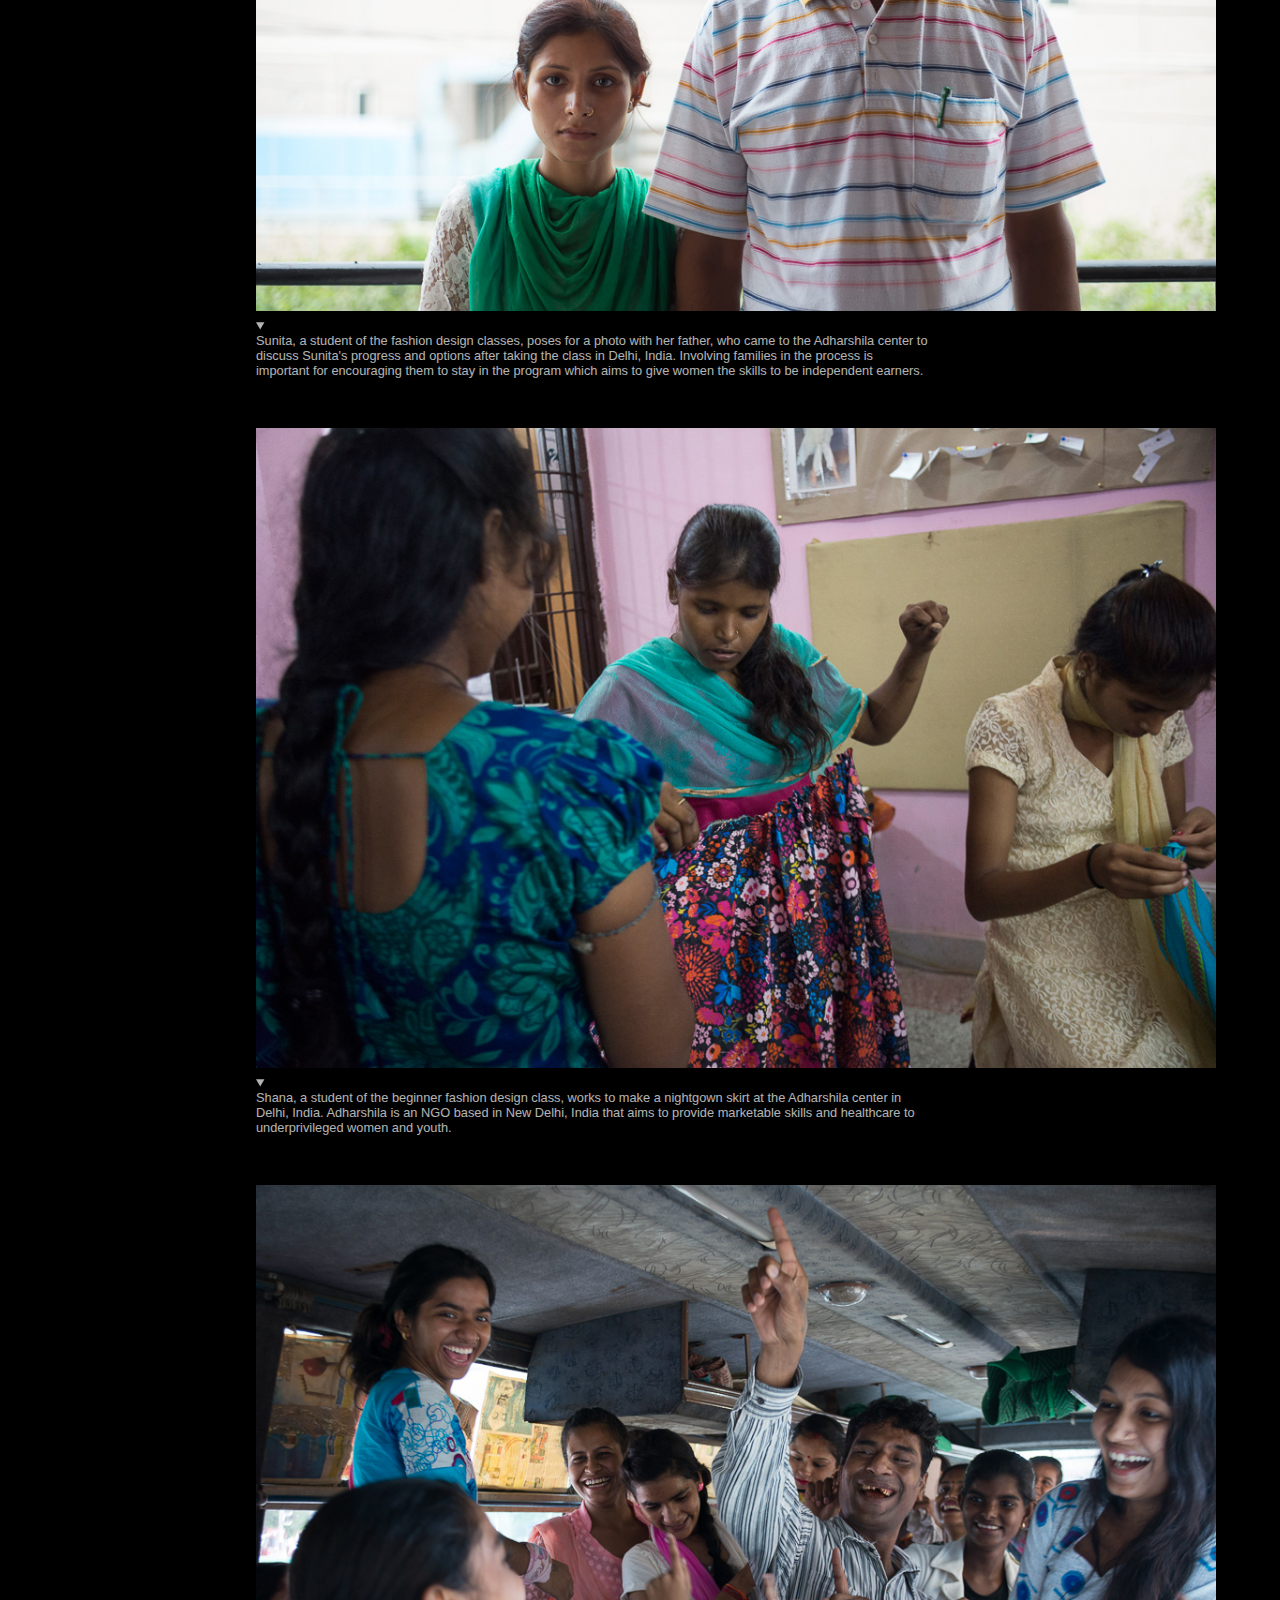
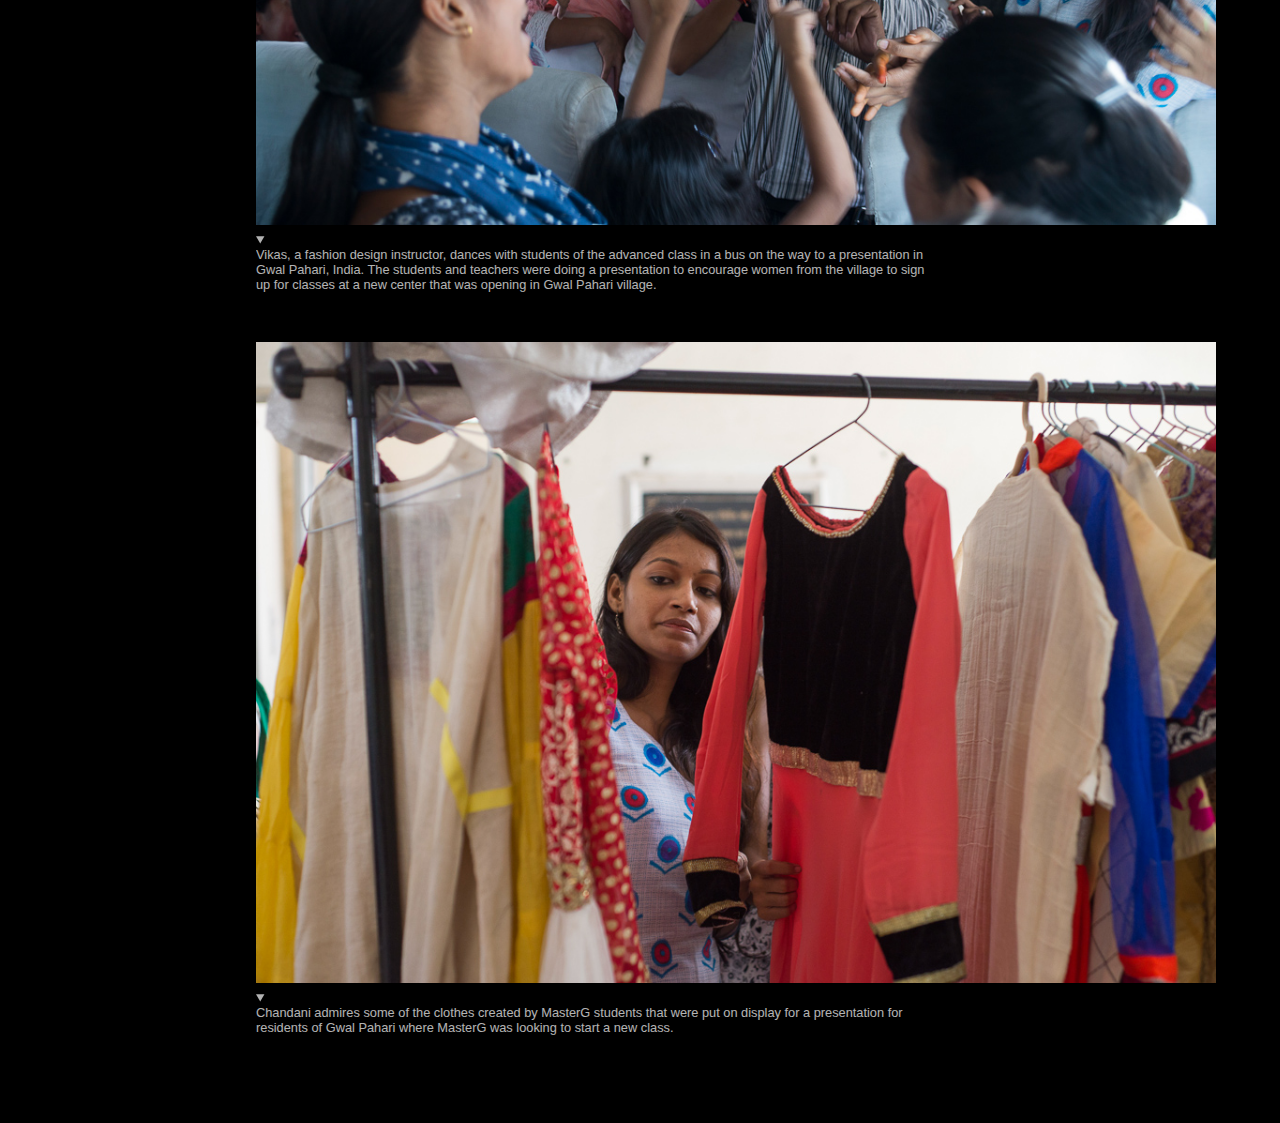
<file: pjhtml/masterG.html>
<!DOCTYPE html>
<html lang="en">
<head>
	<meta charset="UTF-8" name="viewport" content="width=device-width, initial-scale=1.0">
	<title>Amanda R Allen Photography</title>
	<link rel="stylesheet" href="../css/journalismhome.css">
	<link rel="stylesheet" href="https://use.fontawesome.com/releases/v5.5.0/css/all.css" integrity="sha384-B4dIYHKNBt8Bc12p+WXckhzcICo0wtJAoU8YZTY5qE0Id1GSseTk6S+L3BlXeVIU" crossorigin="anonymous">
	<script src="https://ajax.googleapis.com/ajax/libs/jquery/3.3.1/jquery.min.js"></script>
	<script src="../js/journalismhome.js"></script>
</head>
<header id="navlink">

	<div class="header">
		<img src="../images/menuiconw.svg" alt="menu icon" id="button" onclick="menu()"/>
		<h1>AMANDA R ALLEN</h1>
		<h2>PHOTOJOURNALIST</h2>
	</div>
</header>

<body onresize="dis()" onload="setview()" id="bod">
	<nav id="nav1" >
		<ul>
			<h3>Singles</h3>
			<li><a href="../index.html" >Portfolio </a></li>
			<li><a href="action.html">Action </a></li>
			<li><a href="street.html"> Street/Travel </a></li>

			<h3>Series</h3>
			<li><a href="masterG.html" class="current"> MasterG </a></li>
			<li><a href="elections.html"> Elections2016</a></li>

			<h3></h3>
			<li><a href="../about.html">About </a></li>
			<li><a href="https://www.instagram.com/amandarallen/"  target="_blank" >Instagram </a></li>
			<li><a href="http://www.linkedin.com/in/amandaraeallen"  target="_blank" >LinkedIn </a></li>

			<h3><a href="../commercial.html" id="seemore">Switch to:</br>Commercial </a></h3>
		</ul>
	</nav>


	<section id="main-section" onclick="closemenu()">

		<img src="../images/Series/MasterG/MasterG01.jpg" alt="Girl sewing"/>
			<details open>
				<summary></summary>
				<p>Preeti uses a seam-sealing machine on a garment in an Adharshila center in Delhi, India. Preeti is the designated quality controller for the advanced class; she checks each student's finished product to make sure that the quality is at the highest standard.</p>
			</details>

		<img src="../images/Series/MasterG/MasterG02.jpg" alt="Women creating sewing patterns"/>
			<details open>
				<summary></summary>
				<p>Students help each other to make patterns for garments.</p>
			</details>

		<img src="../images/Series/MasterG/MasterG03.jpg" alt="Woman creating a sewing pattern"/>
			<details open>
				<summary></summary>
				<p>MasterG fashion design students make patterns for corsets at Adharshila's Harkesh Nagar center.</p>
			</details>

		<img src="../images/Series/MasterG/MasterG04.jpg" alt="Woman holds phone to another woman's ear as she sews"/>
			<details open>
				<summary></summary>
				<p>Students of NGO Adharshila help each other to make patterns for garments. Adharshila is an NGO based in New Delhi, India that aims to provide marketable skills like fashion design to less fortunate women.</p>
			</details>

		<img src="../images/Series/MasterG/MasterG05.jpg" alt="A group of students gathered around a pattern"/>
			<details open>
				<summary></summary>
				<p>MasterG fashion design students ask the instructor questions about measurements for corsets at the Harkesh Nagar Center.</p>
			</details>

		<img src="../images/Series/MasterG/MasterG06.jpg" alt="Students looking at a teacher measuring a student's waist"/>
				<details open>
					<summary></summary>
					<p>The fashion design class learns how to make pants at the Adharshila center in Delhi, India.</p>
			</details>

		<img src="../images/Series/MasterG/MasterG07.jpg" alt="Portrait of a woman and her father"/>
				<details open>
					<summary></summary>
					<p>Sunita, a student of the fashion design classes, poses for a photo with her father, who came to the Adharshila center to discuss Sunita's progress and options after taking the class in Delhi, India. Involving families in the process is important for encouraging them to stay in the program which aims to give women the skills to be independent earners.</p>
				</details>

		<img src="../images/Series/MasterG/MasterG08.jpg" alt="A woman putting together a skirt"/>
					<details open>
					<summary></summary>
					<p>Shana, a student of the beginner fashion design class, works to make a nightgown skirt at the Adharshila center in Delhi, India. Adharshila is an NGO based in New Delhi, India that aims to provide marketable skills and healthcare to underprivileged women and youth.</p>
				</details>

    <img src="../images/Series/MasterG/MasterG09.jpg" alt="People on a bus smiling"/>
    			<details open>
    			<summary></summary>
    			<p>Vikas, a fashion design instructor, dances with students of the advanced class in a bus on the way to a presentation in Gwal Pahari, India. The students and teachers were doing a presentation to encourage women from the village to sign up for classes at a new center that was opening in Gwal Pahari village.</p>
    			</details>

      <img src="../images/Series/MasterG/MasterG10.jpg" alt="A woman going through clothes on a rack"/>
        	<details open>
          <summary></summary>
          <p>Chandani admires some of the clothes created by MasterG students that were put on display for a presentation for residents of Gwal Pahari where MasterG was looking to start a new class.</p>
          </details>

	</section>

</body>
</html>
</file>
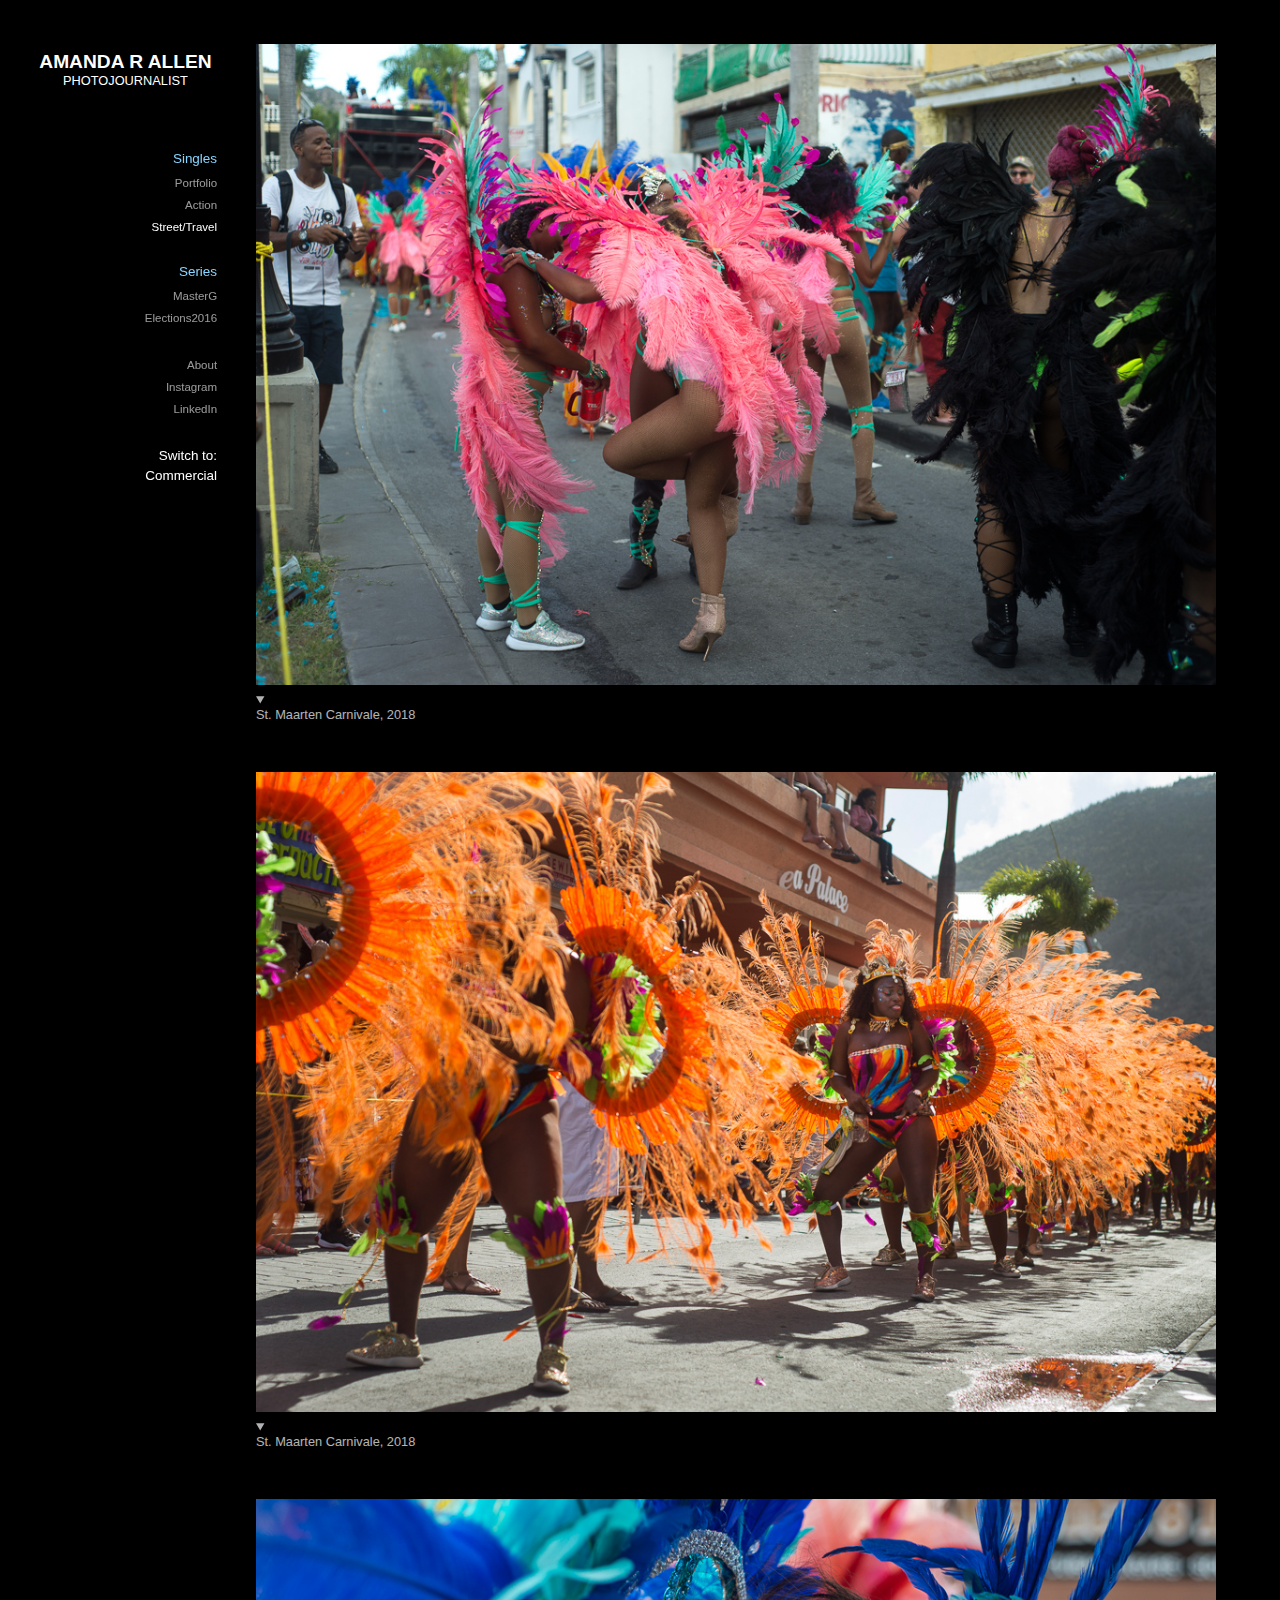
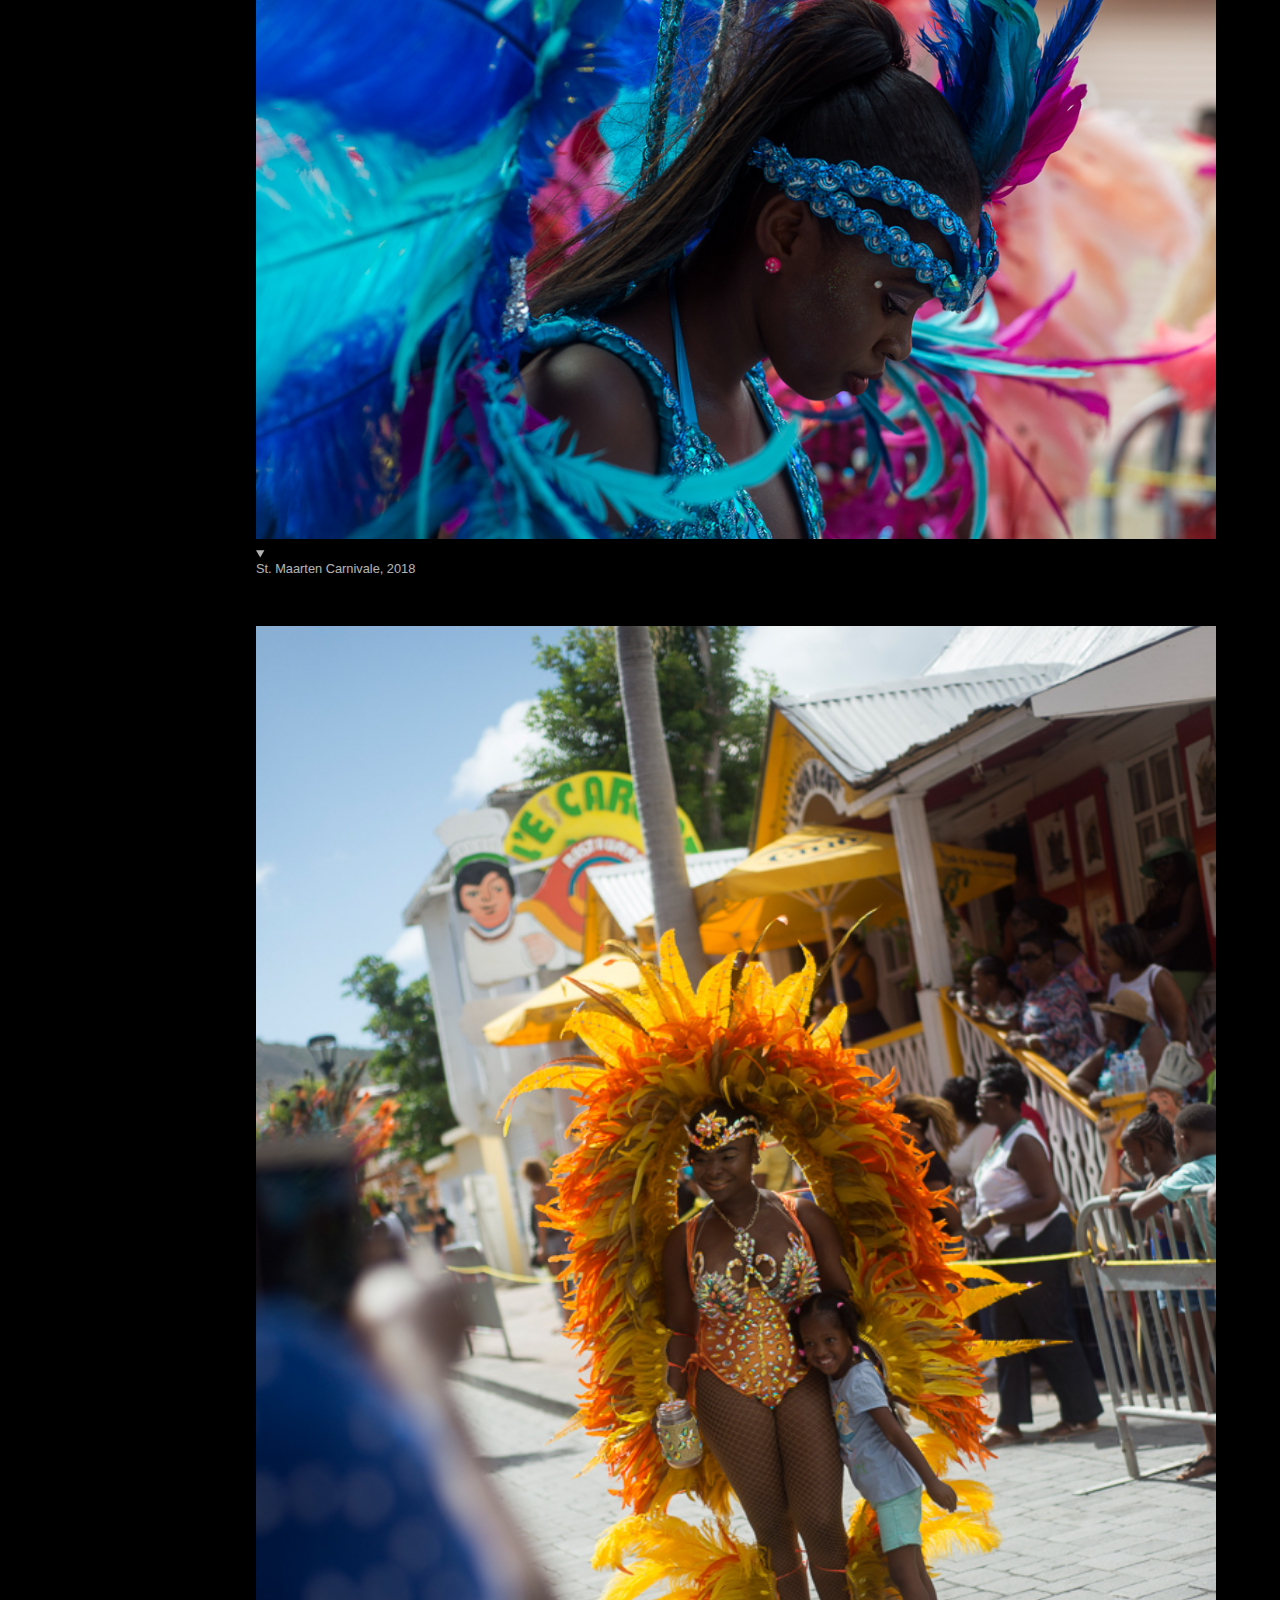
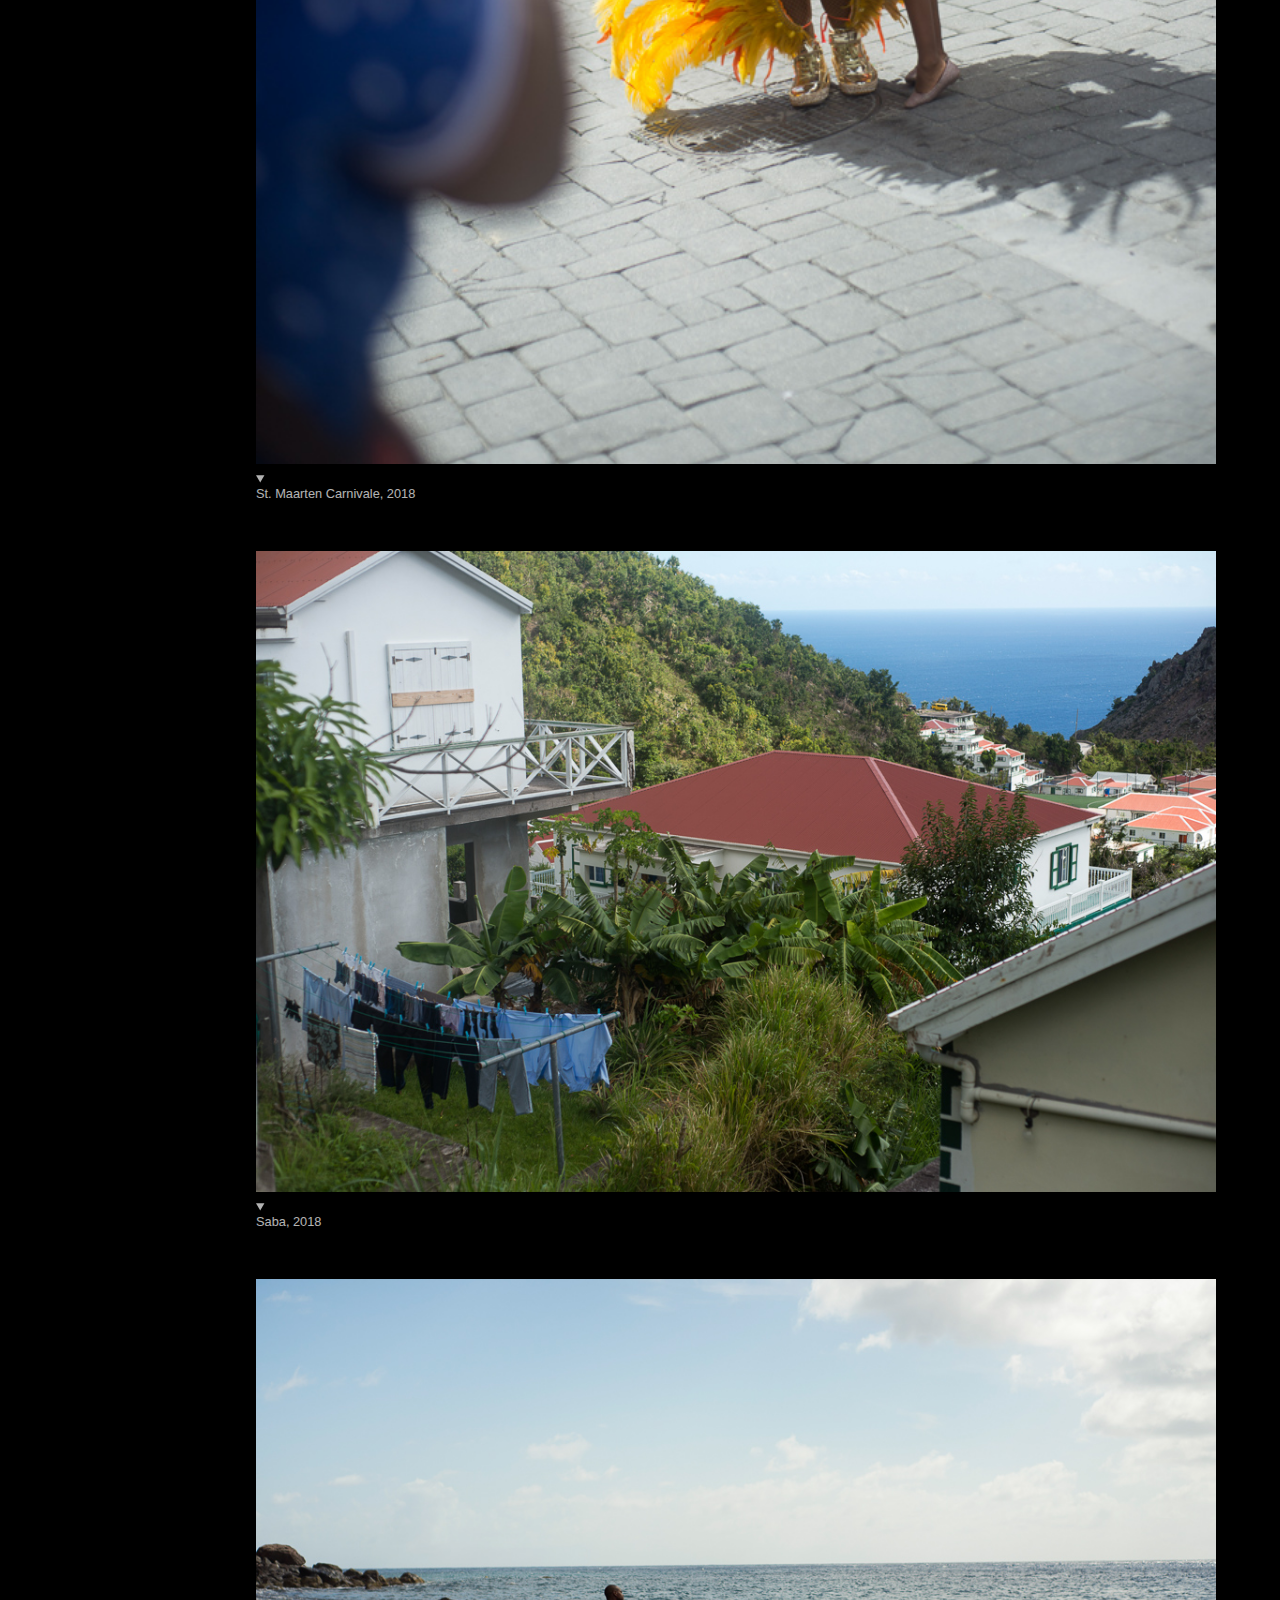
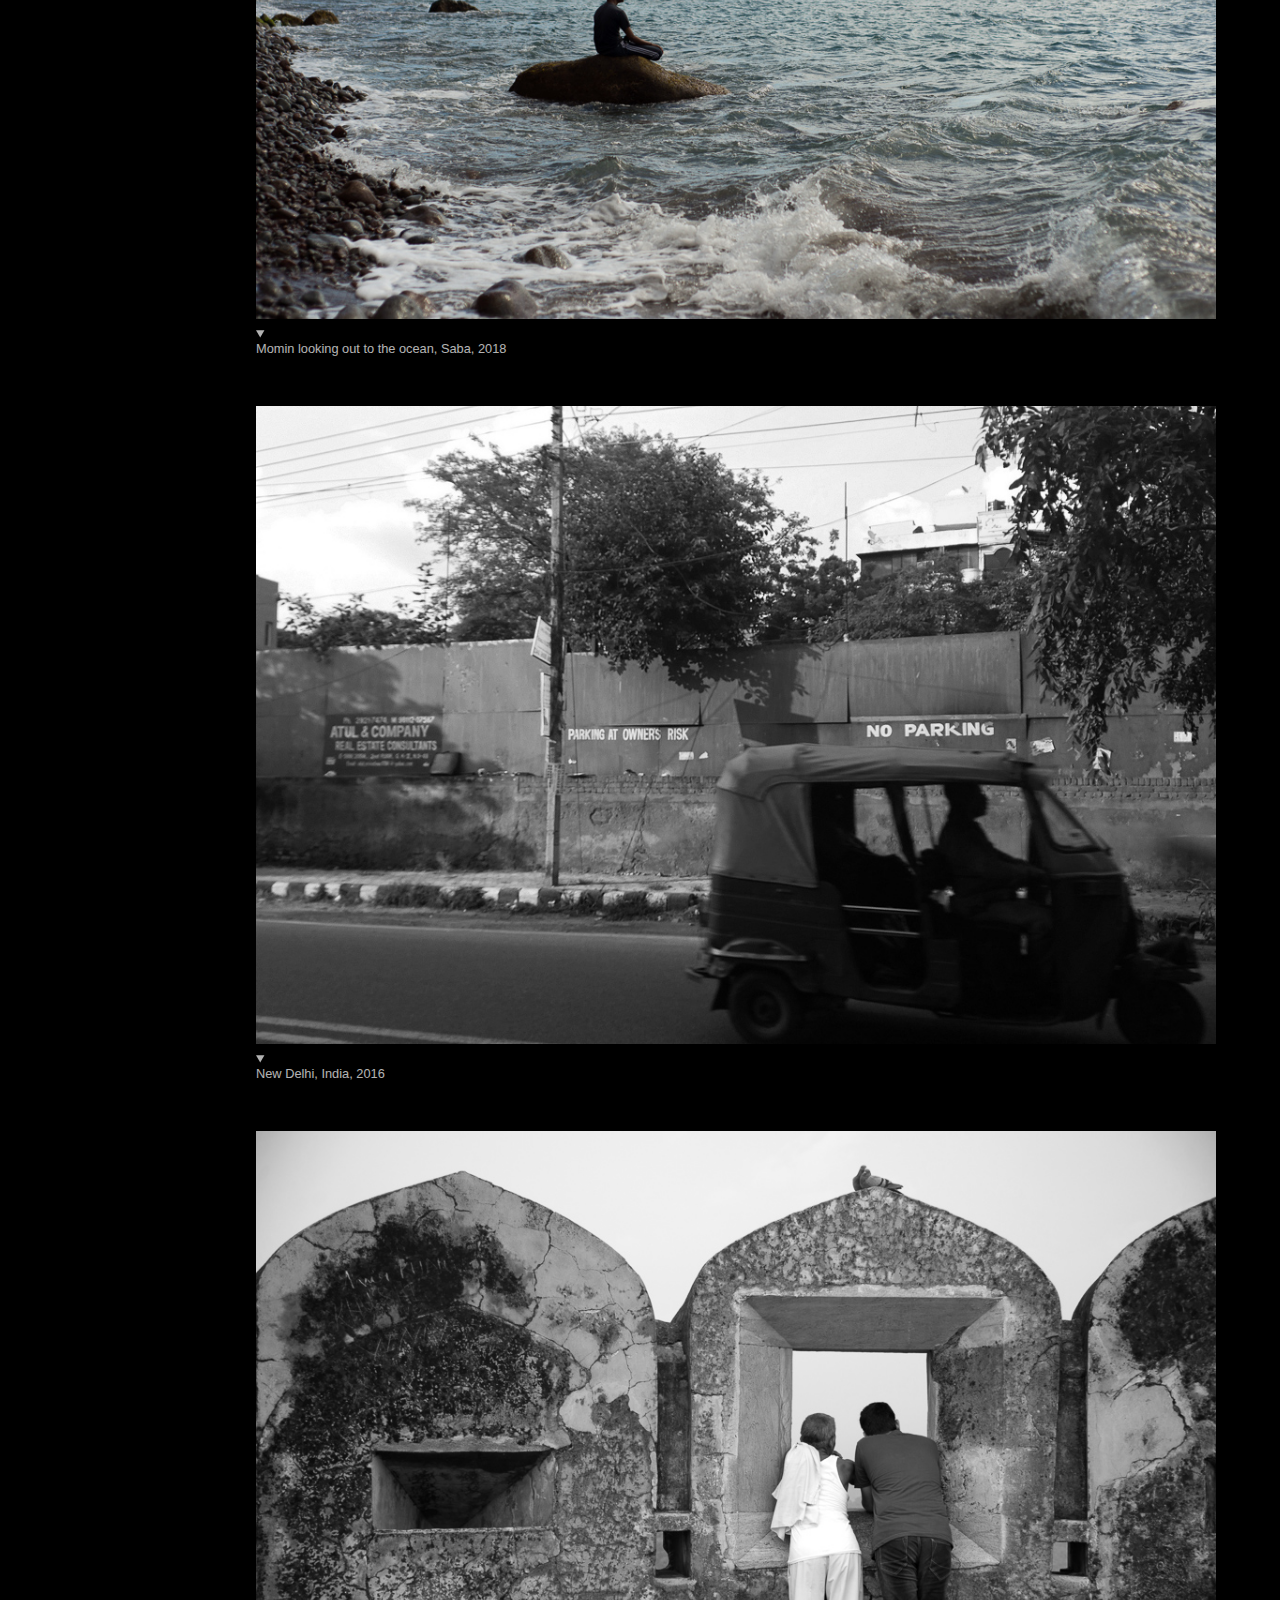
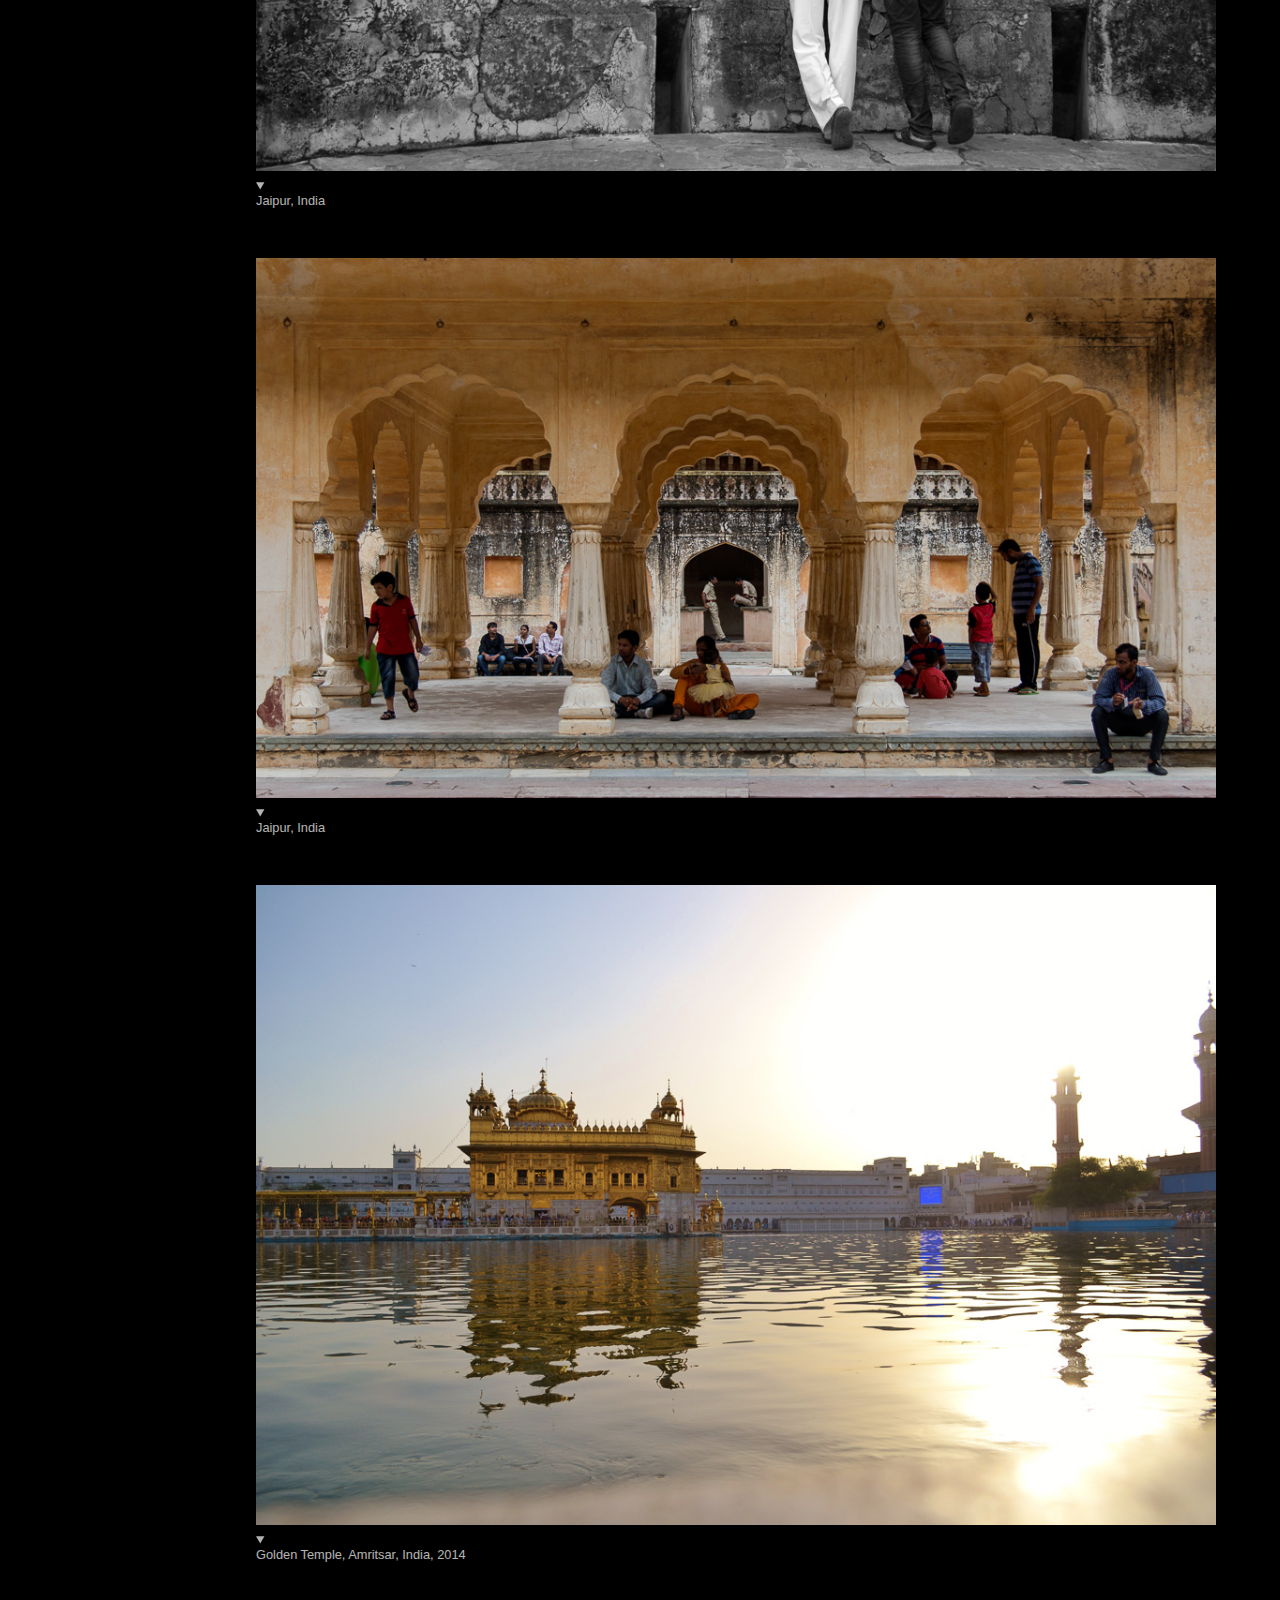
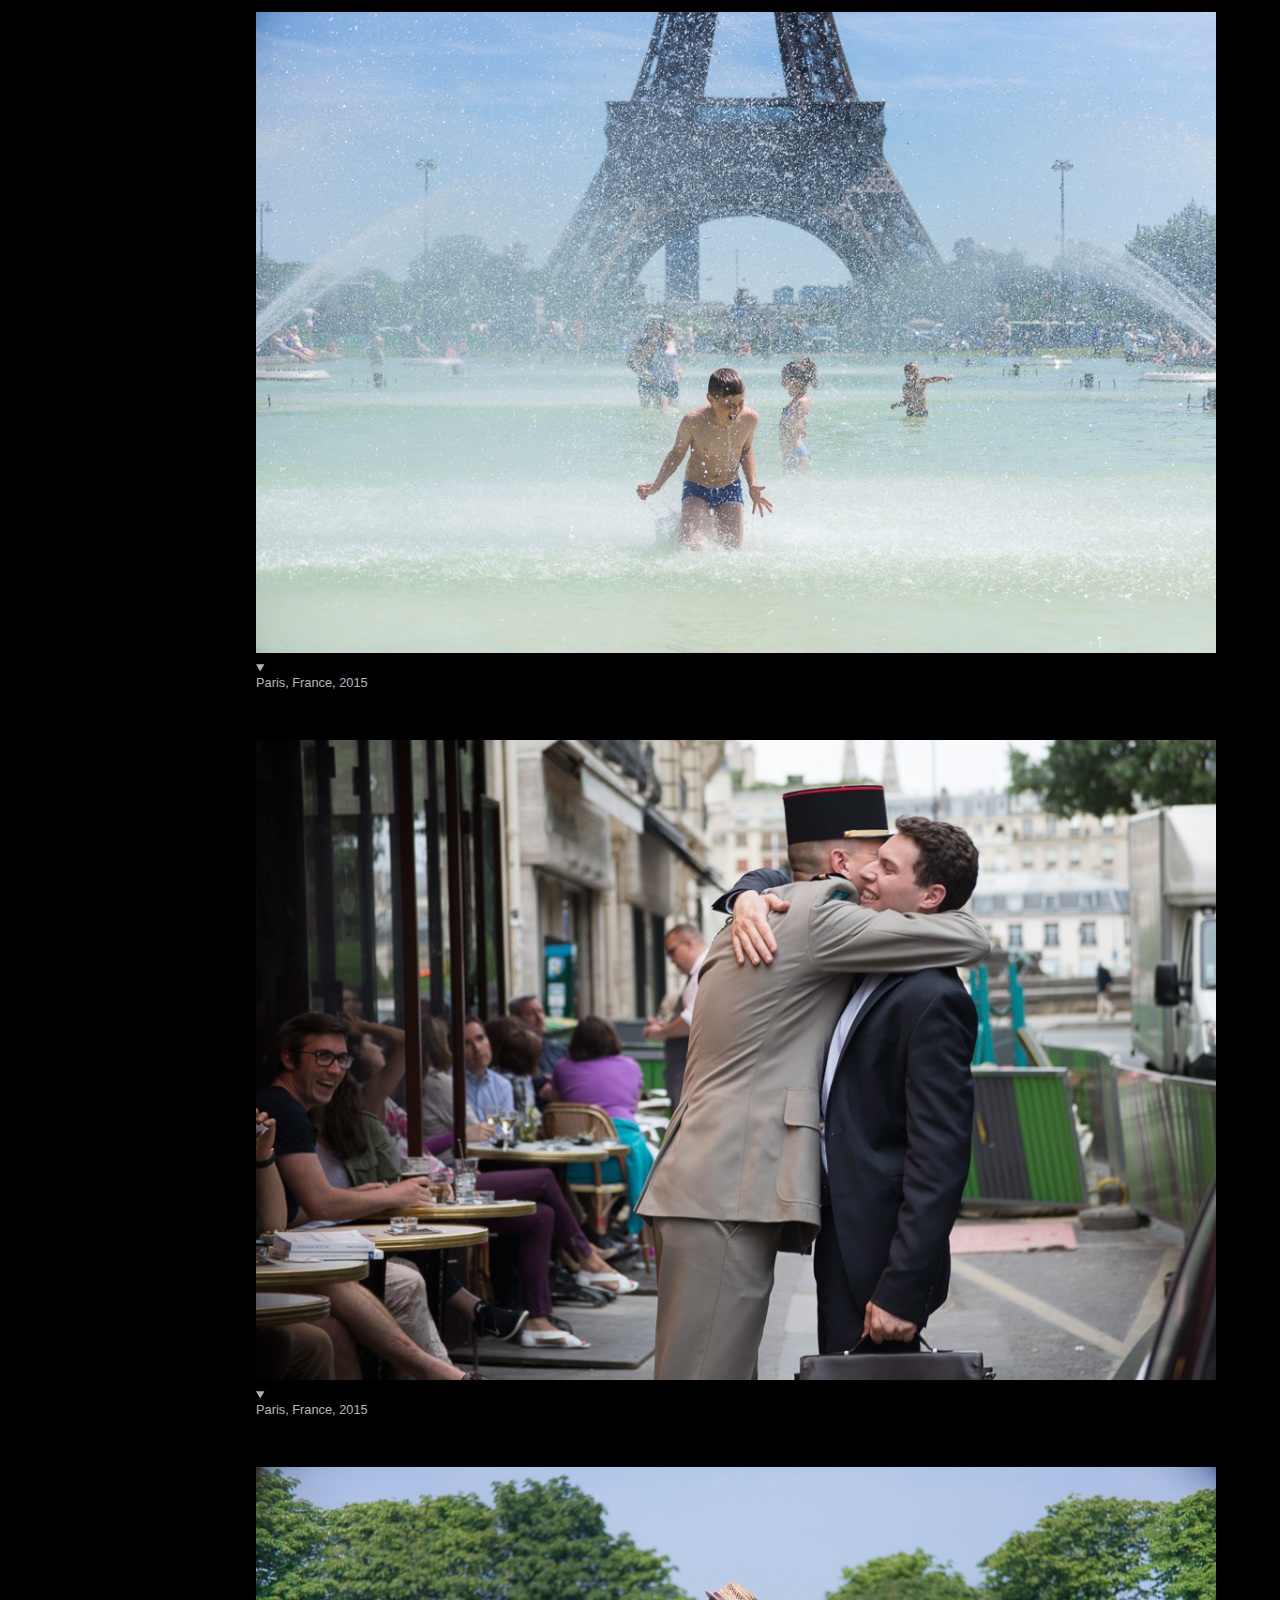
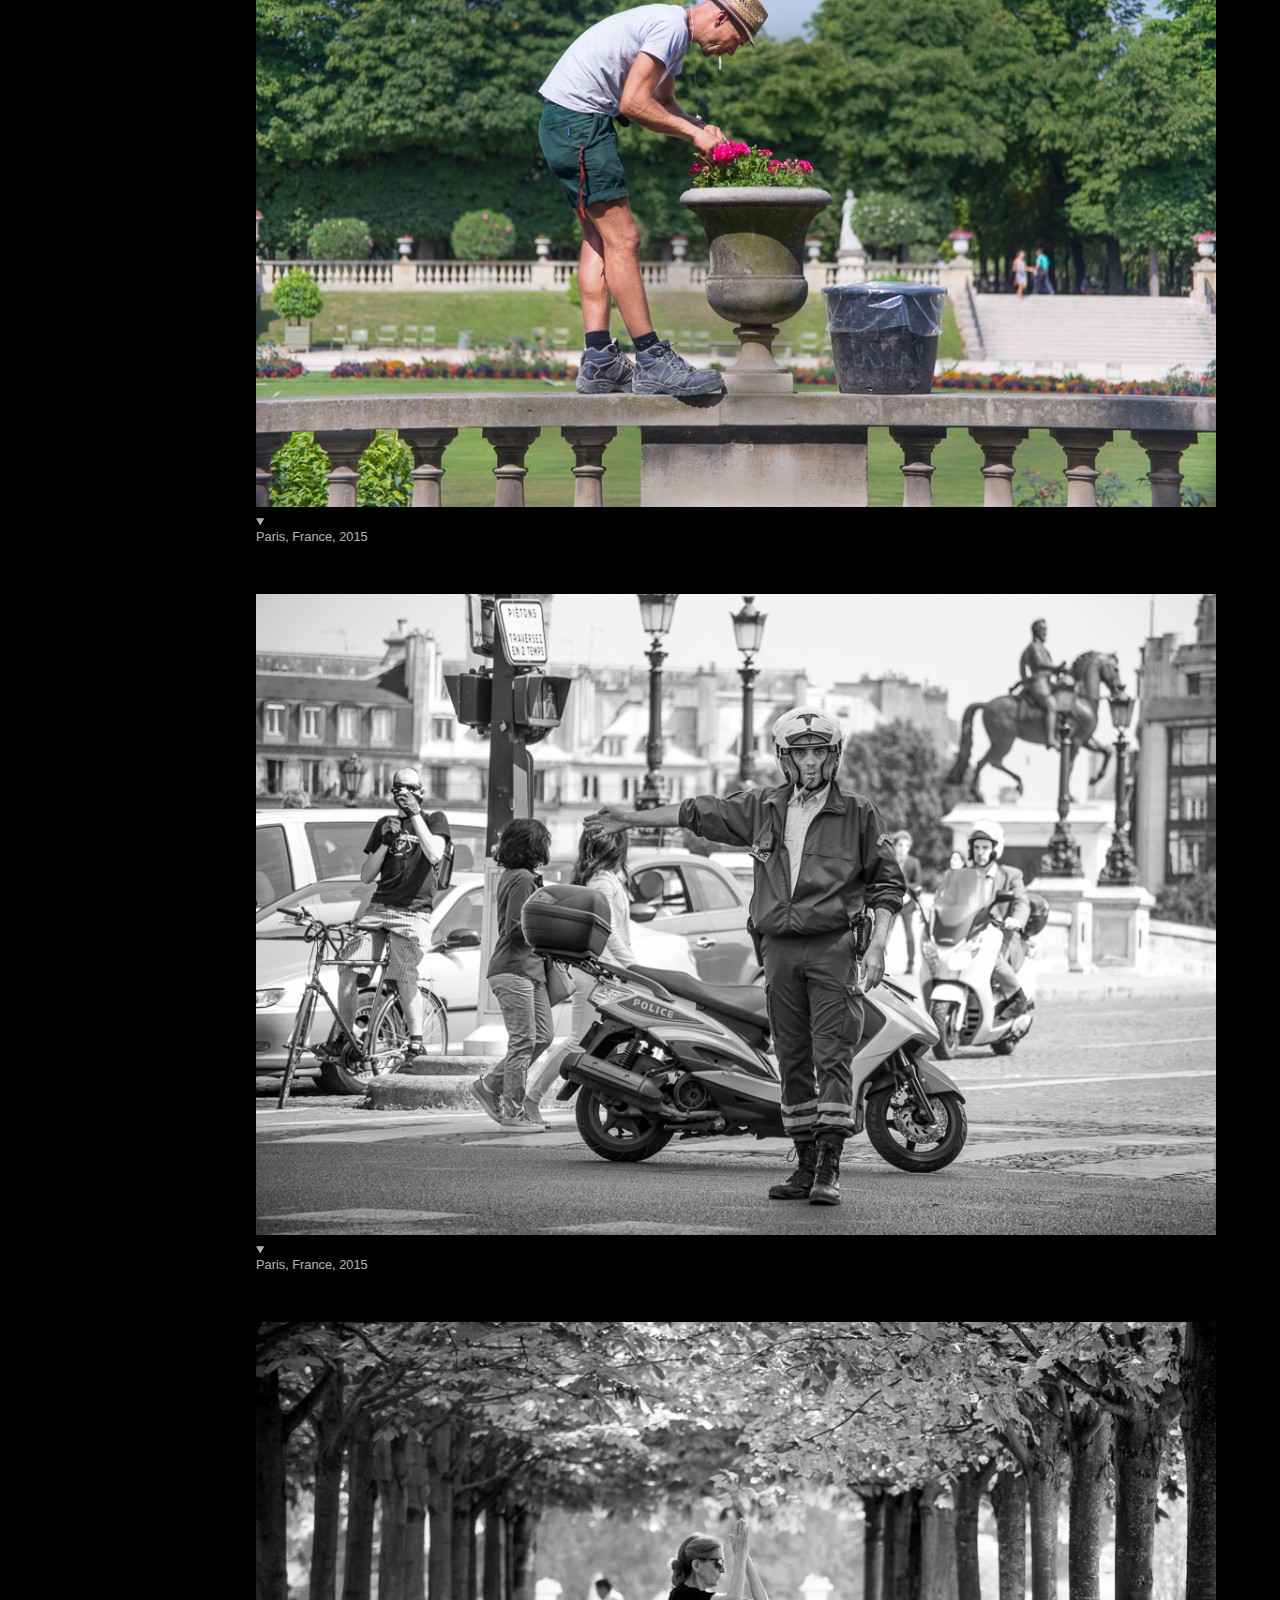
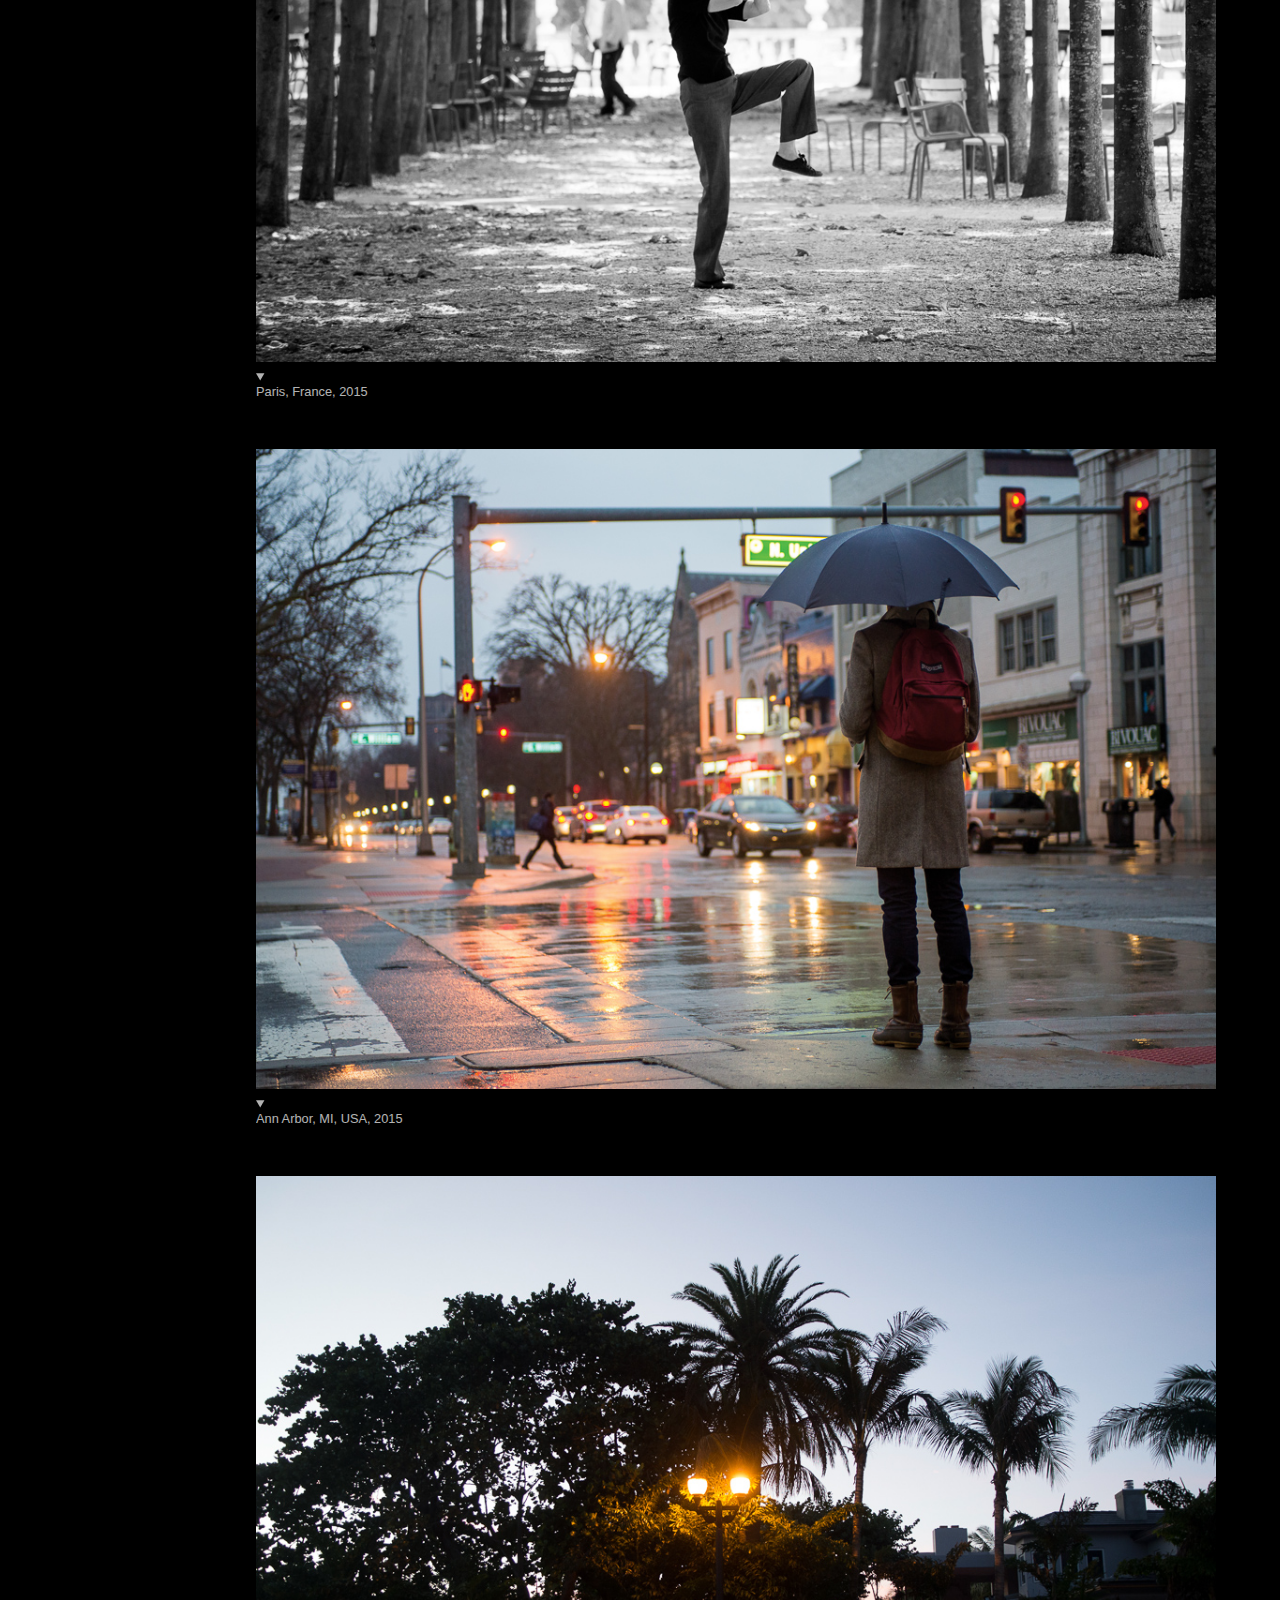
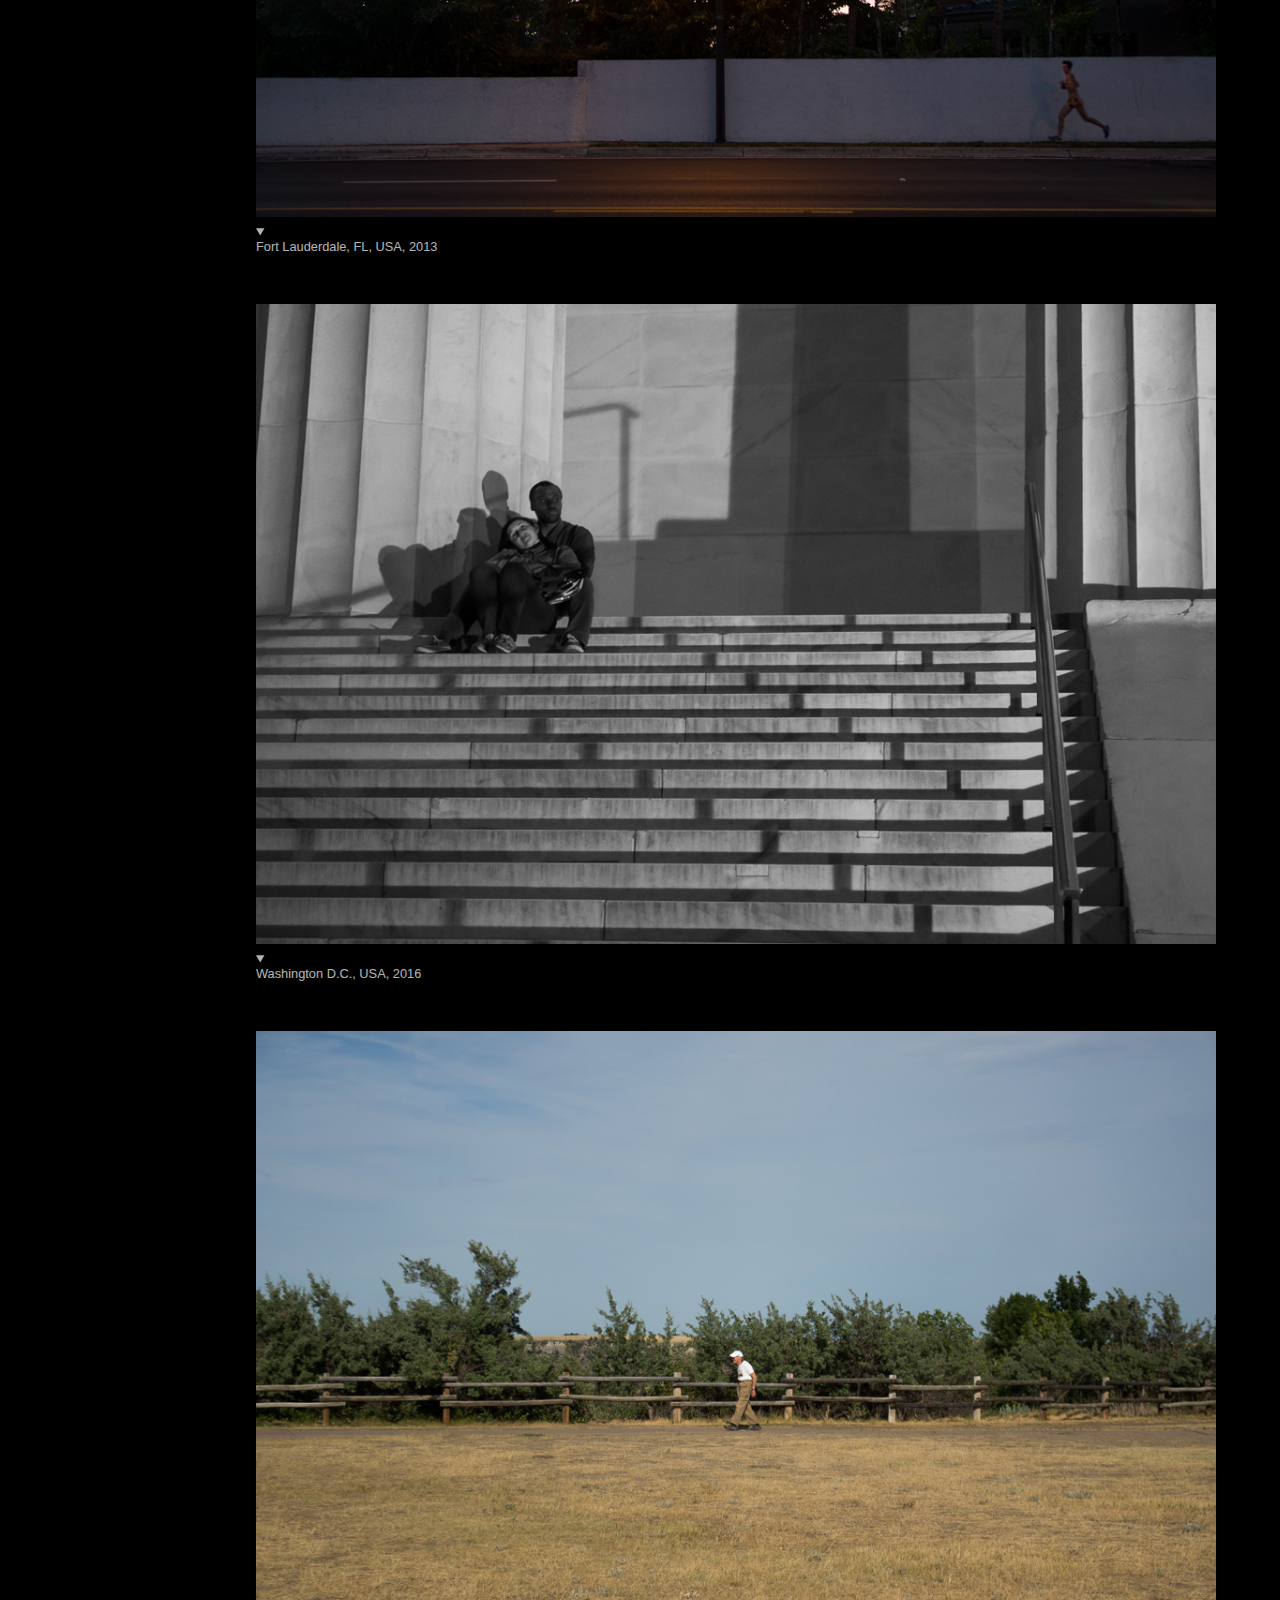
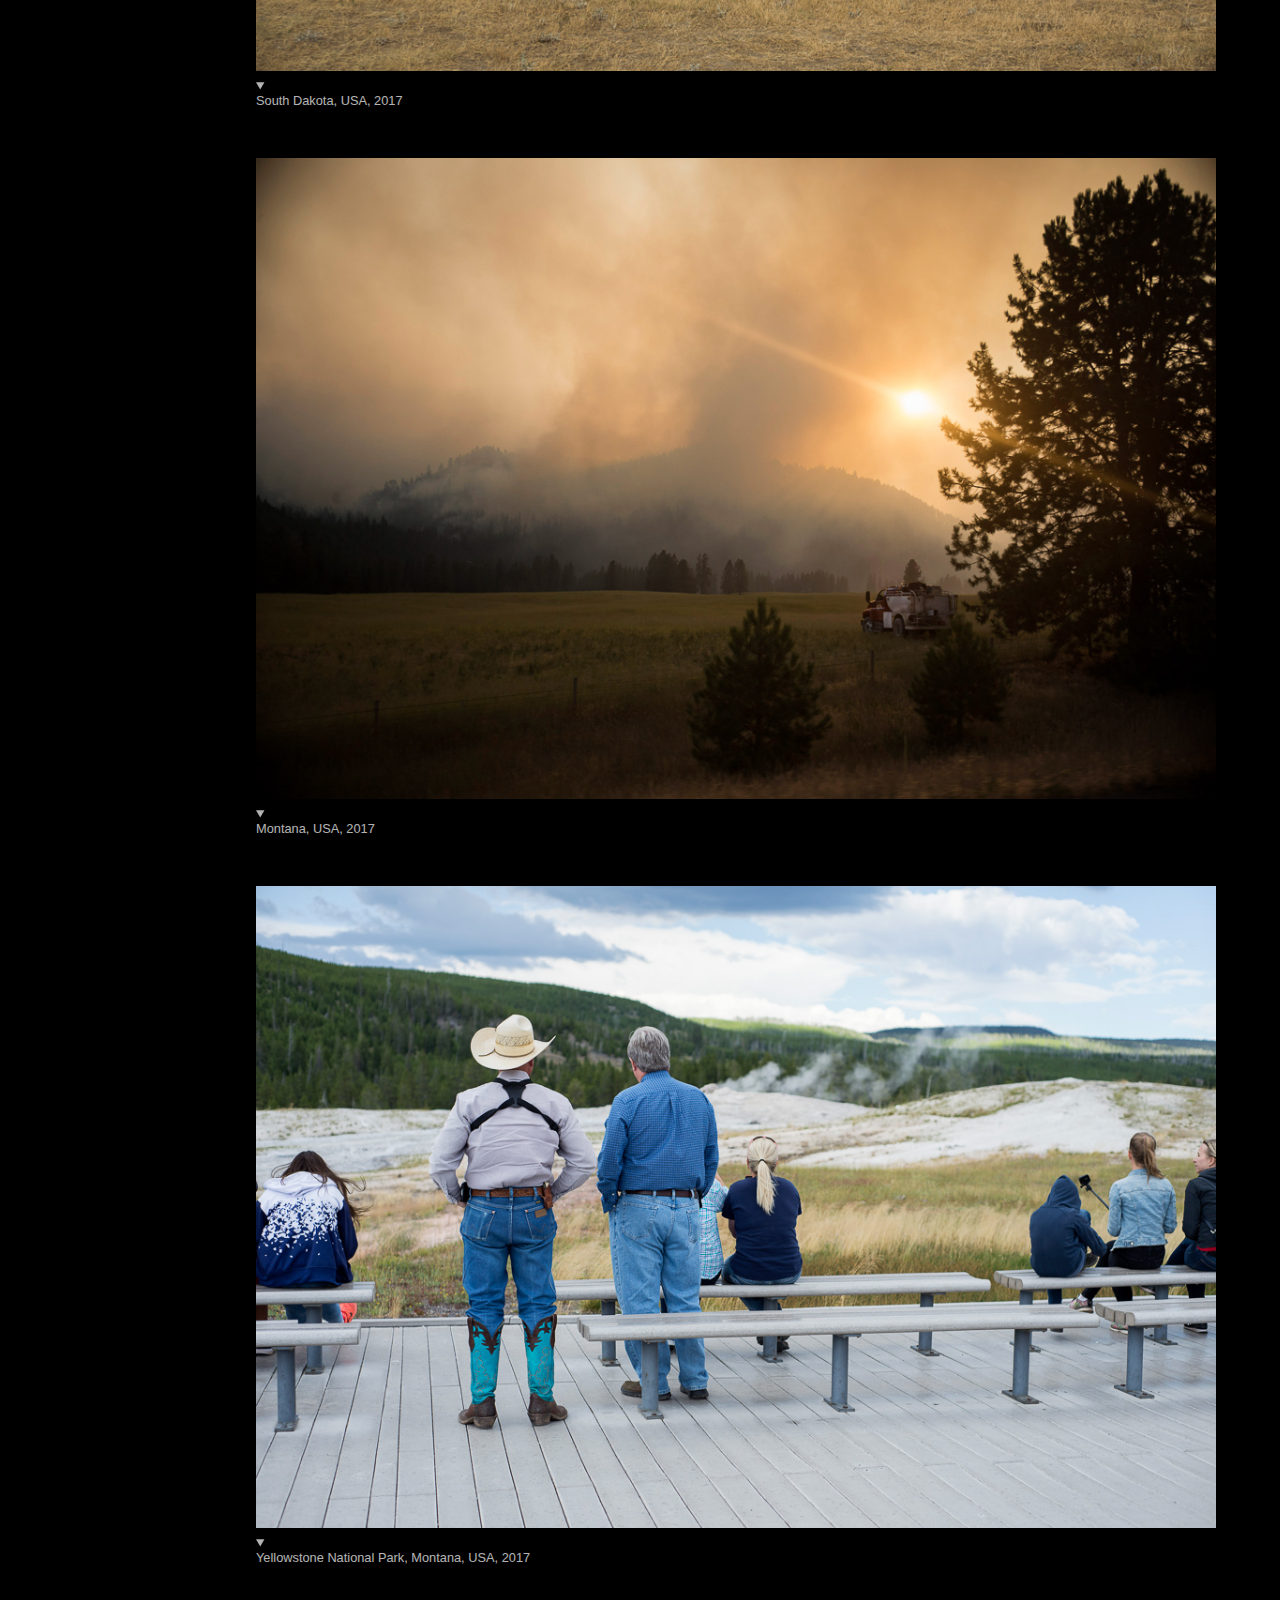
<file: pjhtml/street.html>
<!DOCTYPE html>
<html lang="en">
<head>
	<meta charset="UTF-8" name="viewport" content="width=device-width, initial-scale=1.0">
	<title>Amanda R Allen Photography</title>
	<link rel="stylesheet" href="../css/journalismhome.css">
	<link rel="stylesheet" href="https://use.fontawesome.com/releases/v5.5.0/css/all.css" integrity="sha384-B4dIYHKNBt8Bc12p+WXckhzcICo0wtJAoU8YZTY5qE0Id1GSseTk6S+L3BlXeVIU" crossorigin="anonymous">
	<script src="https://ajax.googleapis.com/ajax/libs/jquery/3.3.1/jquery.min.js"></script>
	<script src="../js/journalismhome.js"></script>
</head>
<header id="navlink">

	<div class="header">
		<img src="../images/menuiconw.svg" alt="menu icon" id="button" onclick="menu()"/>
		<h1>AMANDA R ALLEN</h1>
		<h2>PHOTOJOURNALIST</h2>
	</div>
</header>

<body onresize="dis()" onload="setview()" id="bod">
	<nav id="nav1" >
		<ul>
			<h3>Singles</h3>
			<li><a href="../index.html" >Portfolio </a></li>
			<li><a href="action.html">Action </a></li>
			<li><a href="street.html" class="current"> Street/Travel </a></li>

			<h3>Series</h3>
			<li><a href="masterG.html"> MasterG </a></li>
			<li><a href="elections.html"> Elections2016</a></li>

			<h3></h3>
			<li><a href="../about.html">About </a></li>
			<li><a href="https://www.instagram.com/amandarallen/"  target="_blank" >Instagram </a></li>
			<li><a href="http://www.linkedin.com/in/amandaraeallen"  target="_blank" >LinkedIn </a></li>

			<h3><a href="../commercial.html" id="seemore">Switch to:</br>Commercial </a></h3>
		</ul>
	</nav>

	<section id="main-section" onclick="closemenu()">

		<img src="../images/Scenic/Street/Caribbean1.jpg" alt="Women dressed up in a parade"/>
					<details open>
					<summary></summary>
					<p>St. Maarten Carnivale, 2018</p>
				</details>

		<img src="../images/Scenic/Street/Caribbean2.jpg" alt="Line of women with feathered circular wings"/>
					<details open>
					<summary></summary>
						<p>St. Maarten Carnivale, 2018</p>
					</details>

		<img src="../images/Scenic/Street/Caribbean3.jpg" alt="Woman with headress and feathered back piece looking down"/>
					<details open>
					<summary></summary>
						<p>St. Maarten Carnivale, 2018</p>
					</details>

		<img src="../images/Scenic/Street/Caribbean4.jpg" alt="A child taking a photo with a woman dressed up in a parade"/>
					<details open>
					<summary></summary>
					<p>St. Maarten Carnivale, 2018</p>
					</details>

		<img src="../images/Scenic/Street/Caribbean5.jpg" alt="Clothes drying on a line on a tropical island"/>
					<details open>
					<summary></summary>
						<p>Saba, 2018</p>
					</details>

		<img src="../images/Scenic/Street/Caribbean6.jpg" alt="Man sitting on a rock looking towards the ocean"/>
					<details open>
					<summary></summary>
						<p>Momin looking out to the ocean, Saba, 2018</p>
					</details>

		<img src="../images/Scenic/Street/India1.jpg" alt="A rickshaw drives by"/>
					<details open>
					<summary></summary>
						<p>New Delhi, India, 2016</p>
					</details>

		<img src="../images/Scenic/Street/India3.jpg" alt="Two men looking out from a fort window"/>
					<details open>
					<summary></summary>
						<p>Jaipur, India</p>
					</details>

		<img src="../images/Scenic/Street/India4.jpg" alt="Indian tourists resting under a fort pavilion"/>
					<details open>
					<summary></summary>
						<p>Jaipur, India</p>
					</details>

			<img src="../images/Scenic/Street/India2.jpg" alt="Golden Temple at sunrise"/>
					<details open>
					<summary></summary>
						<p>Golden Temple, Amritsar, India, 2014</p>
					</details>

		<img src="../images/Scenic/Street/Paris1.jpg" alt="Child playing in fountain with Eiffel Tower in the background"/>
					<details open>
					<summary></summary>
						<p>Paris, France, 2015</p>
					</details>

		<img src="../images/Scenic/Street/Paris4.jpg" alt="Man in military uniform hugging another man"/>
					<details open>
					<summary></summary>
						<p>Paris, France, 2015</p>
					</details>

		<img src="../images/Scenic/Street/Paris5.jpg" alt="Gardener prunning flowers with cigarette in his mouth"/>
					<details open>
					<summary></summary>
							<p>Paris, France, 2015</p>
					</details>

		<img src="../images/Scenic/Street/Paris2.jpg" alt="Police officer directing traffic"/>
					<details open>
					<summary></summary>
							<p>Paris, France, 2015</p>
					</details>

		<img src="../images/Scenic/Street/Paris3.jpg" alt="Woman doing exercises in a park"/>
					<details open>
					<summary></summary>
							<p>Paris, France, 2015</p>
					</details>

		<img src="../images/Scenic/Street/US4.jpg" alt="Man with umbrella waiting to cross a street"/>
					<details open>
					<summary></summary>
					<p>Ann Arbor, MI, USA, 2015</p>
					</details>

		<img src="../images/Scenic/Street/US1.jpg" alt="Man running at dusk"/>
					<details open>
					<summary></summary>
					<p>Fort Lauderdale, FL, USA, 2013</p>
					</details>

		<img src="../images/Scenic/Street/US2.jpg" alt="Man and woman hugging on steps"/>
					<details open>
					<summary></summary>
					<p>Washington D.C., USA, 2016</p>
					</details>

		<img src="../images/Scenic/Street/US3.jpg" alt="Man walking across field"/>
					<details open>
						<summary></summary>
						<p>South Dakota, USA, 2017</p>
					</details>

		<img src="../images/Scenic/Street/US7.jpg" alt="A truck in a field, hazy from a distant wildfired"/>
					<details open>
					<summary></summary>
					<p>Montana, USA, 2017</p>
					</details>

		<img src="../images/Scenic/Street/US09.jpg" alt="Woman doing exercises in a park"/>
					<details open>
					<summary></summary>
						<p>Yellowstone National Park, Montana, USA, 2017</p>
					</details>

		<img src="../images/Scenic/Street/US08.jpg" alt="Man sticking his hand out a car window, mountains in distance"/>
						<details open>
						<summary></summary>
						<p>Montana, USA, 2017</p>
						</details>

		<img src="../images/Scenic/Street/US6.jpg" alt="Chicago street"/>
						<details open>
						<summary></summary>
						<p>Chicago, IL, USA, 2018</p>
						</details>

		<img src="../images/Scenic/Street/US5.jpg" alt="Chicago skyline"/>
						<details open>
						<summary></summary>
						<p>Chicago, IL, USA, 2018</p>
						</details>

</section>
</body>
</html>
</file>
<file: css/journalismhome.css>
head,header,body,ul,section,h1,h2,h3,a,p{
  padding: 0;
  margin: 0;
  background-color: #000000;
  font-family: helvetica;
  font-weight: lighter;
}
/* Chrome Scrollbar */
::-webkit-scrollbar-track {
    background-color: #000000;
}
::-webkit-scrollbar {
    width: 10px;
}
::-webkit-scrollbar-thumb {
    background-color: #2C3E50
}
/* End Chrome Scrollbar */


/* Mobile Header */
header{
  display: inline-block;
  width: 100%;
}
img#button{
  display: inline-block;
  opacity: 1;
  width: 5%;
  padding: 5px;
  float: left;
  vertical-align: baseline;
}
h1{
  display: inline-block;
  width: 90%;
  font-size: 100%;
  font-weight: bold;
  color: #ffffff;
  text-align: left;
  float: right;
}
h2{
  display: inline-block;
  width: 90%;
  font-size: 80%;
  color: #ffffff;
  text-align: left;
  float: right;
}
div.header{
  display: inline-block;
  width: 100%;
  background-color: #000000;
  position: fixed;
  left: 0;
  top: 0;
  z-index: 10;
  padding: 2%;
}
/* End Mobile Header */


/* Mobile Navigation */

h3{
  margin-top: 25px;
  margin-bottom: 2px;
  color: #89d5ff;
}
h3:first-child{
  margin-top: 0px;
  padding-top: 4%;
}
h3:last-child{
  padding-bottom: 2%;
}
a#seemore{
    color: #ffffff;
    opacity: 1;
  }

ul{
  float:left;
  display: inline-block;
  list-style-type: none;
  text-align: left;
  padding-left: 10%;
  padding-top: 1%;
  width: 100%;
  height: 100%;
}
nav{
  display: none;
  width: 50%;
  height: 100%;
  float: left;
  line-height: 25px;
  font-size: 100%;
  position: fixed;
  z-index: 1;
  left: 0;
  margin-top: 12%;
}
nav a{
  display: inline-block;
  text-decoration: none;
  color: rgb(255, 255, 255);
  opacity: .6;
  margin-top: 2px;
}
nav a.current{
  color: #ffffff;
  opacity: 1;
  font-weight: normal;
}
nav a:active{
  color: #ffffff;
  font-weight: normal;
}
/* End Mobile Navigation */


/* Mobile Images */
section{
  display: inline-block;
  margin: 3%;
  margin-top: 8%;
}
img{
  margin-left: auto;
  display: inline-block;
  width: 100%;
  opacity: 1;
}
img.photo{
  opacity: 1;
}
details{
  display: inline-block;
  width: 100%;
  color: rgb(255, 255, 255);
  opacity: .7;
  margin-top: 3px;
  margin-bottom: 50px;
  font-family: helvetica;
  font-size: 70%;
}
/* End Mobile Images */

/* About Page */
img.aboutimg{
  display: block;
  width: 70%;
  margin-left: auto;
  margin-right: auto;
  margin-top: 10%;
  margin-bottom: 5%;
  border-style: solid;
  border-color: #ffffff;
  border-width: medium;
}
p.about{
  display: inline-block;
  width: 100%;
  color: #ffffff;
  line-height: 1.5;
}
/* End About Page */

/* Responsive - medium design */
@media only screen and (min-width: 817px){

 /* Medium nav */
  h3{
    margin-top: 25px;
    margin-bottom: 2px;
    color: #89d5ff;
  }
  h3:first-child{
    margin-top: 0px;
  }
  a#seemore{
    color: #ffffff;
    opacity: 1;
  }
  ul{
    display: inline-block;
    list-style-type: none;
    text-align: right;
    width: 100%;
  }
  nav{
    display: inline-block;
    width: 14%;
    float: left;
    line-height: 20px;
    padding: 20px;
    font-size: 70%;
    position: fixed;
    z-index: 1;
    left: 0;
    margin-top: 8%;
  }
  nav a{
    display: inline-block;
    text-decoration: none;
    color: rgb(255, 255, 255);
    opacity: .6;
    margin-top: 2px;
  }
  nav a.current{
    color: #ffffff;
    opacity: 1;
    font-weight: normal;
  }
  nav a:active{
    color: #ffffff;
    font-weight: normal;
  }
 /* medium nav */

/* medium header */
  img#button{
    display: none;
  }
  h1{
    display: inline-block;
    white-space: nowrap;
    width: 96%;
    font-size: 100%;
    font-weight: bold;
    color: #ffffff;
    text-align: right;
    float: right;
  }
  h2{
    display: inline-block;
    width: 96%;
    font-size: 75%;
    color: #ffffff;
    text-align: right;
    float: right;
  }
  div.header{
    display: inline-block;
    width: 16%;
    background-color: #000000;
    position: fixed;
    left: 0;
    top: 0;
    z-index: 10;
    padding: 0;
    padding-top: 4%;
  }
/* medium header */

/* medium images */
  section{
    display:inline-block;
    margin-left: 19%;
    margin-right: 4%;
    margin-top: 2%;
  }
  img{
    opacity: 1;
  }
  img.portrait{
    display: block;
    margin-left: auto;
    margin-right: auto;
    width:50%;
  }
  details{
  display: inline-block;
  width: 70%;
  color: rgb(255, 255, 255);
  opacity: .7;
  margin-top: 3px;
  margin-bottom: 50px;
  font-family: helvetica;
  font-size: 75%;
  }
/* medium images */
  
/* About Page */
img.aboutimg{
  display: block;
  width: 40%;
  float: left;
  margin-top: 5%;
  border-style: solid;
  border-color: #ffffff;
  border-width: medium;
}
div.container{
  display: inline-block;
  width: 50%;
  margin-top: 5%;
  float: right;
}
p.about{
  display: inline-block;
  color: #ffffff;
  padding: 20px;
  line-height: 1.5;
}
/* End About Page */

}
/* End Responsive - medium design */

/* Responsive - large design */
@media only screen and (min-width: 1097px){

 /* large nav */
  h3{
    margin-top: 25px;
    margin-bottom: 2px;
    color: #89d5ff;
  }
  h3:first-child{
    margin-top: 0px;
  }
  a#seemore{
    color: #ffffff;
    opacity: 1;
  }
  ul{
    display: inline-block;
    list-style-type: none;
    text-align: right;
    width: 100%;
  }
  nav{
    display: inline-block;
    width: 14%;
    float: left;
    line-height: 20px;
    padding: 20px;
    font-size: 72%;
    position: fixed;
    z-index: 1;
    left: 0;
    margin-top: 8%;
  }
  nav a{
    display: inline-block;
    text-decoration: none;
    color: rgb(255, 255, 255);
    opacity: .6;
    margin-top: 2px;
  }
  nav a.current{
    color: #ffffff;
    opacity: 1;
    font-weight: normal;
  }
  nav a:active{
    color: #ffffff;
    font-weight: normal;
  }
 /* large nav */

/* large header */
  img#button{
    display: none;
  }
  h1{
    display: inline-block;
    white-space: nowrap;
    width: 96%;
    font-size: 1.2em;
    font-weight: bold;
    color: #ffffff;
    text-align: center;
    float: right;
  }
  h2{
    display: inline-block;
    width: 96%;
    font-size: 80%;
    color: #ffffff;
    text-align: center;
    float: right;
  }
  div.header{
    display: inline-block;
    width: 15%;
    background-color: #000000;
    position: fixed;
    left: 0;
    top: 0;
    z-index: 10;
    padding: 0;
    padding-left: 2%;
    padding-top: 4%;
  }
  /* large header */

/* large images */
  section{
    display:inline-block;
    margin-left: 20%;
    margin-right: 5%;
    margin-top: 2%;
  }
  img{
    opacity: 1;
  }
  img.portrait{
    display: block;
    margin-left: auto;
    margin-right: auto;
    width:50%;
  }
  details{
  display: inline-block;
  width: 70%;
  color: rgb(255, 255, 255);
  opacity: .7;
  margin-top: 3px;
  margin-bottom: 50px;
  font-family: helvetica;
  font-size: 80%;
  }
/* large images */
  
/* About Page */
img.aboutimg{
  display: block;
  width: 40%;
  float: left;
  margin-top: 5%;
  border-style: solid;
  border-color: #ffffff;
  border-width: medium;
}
div.container{
  display: inline-block;
  width: 50%;
  margin-top: 5%;
  float: right;
}
p.about{
  display: inline-block;
  color: #ffffff;
  padding: 20px;
  line-height: 1.5;
}
/* End About Page */
}
/* End Responsive - large design */
</file>
<file: css/commercialhome.css>
head,header,body,ul,section,h1,h2,h3,a,p{
  padding: 0;
  margin: 0;
  font-family: helvetica;
  font-weight: lighter;
}



/* Mobile Header */
header{
  display: inline-block;
  width: 100%;
}
img#button{
  display: inline-block;
  opacity: 1;
  width: 5%;
  padding: 5px;
  float: left;
  vertical-align: baseline;
  margin-bottom: 0px;
}
h1{
  display: inline-block;
  width: 90%;
  font-size: 100%;
  font-weight: bold;
  text-align: left;
  float: right;
}
h2{
  display: inline-block;
  width: 90%;
  font-size: 80%;
  text-align: left;
  float: right;
}
div.header{
  display: inline-block;
  width: 100%;
  background-color: #ffffff;
  position: fixed;
  left: 0;
  top: 0;
  z-index: 10;
  padding: 2%;
}
/* End Mobile Header */


/* Mobile Navigation */

h3{
  margin-top: 25px;
  margin-bottom: 2px;
  color: #89d5ff;
}
h3:first-child{
  margin-top: 0px;
  padding-top: 4%;
}
h3:last-child{
  padding-bottom: 2%;
}
  a#seemore{
    color: #000000;
    opacity: 1;
  }
ul{
  float:left;
  display: inline-block;
  list-style-type: none;
  text-align: left;
  padding-left: 10%;
  padding-top: 1%;
  width: 100%;
  height: 100%;
}
nav{
  display: none;
  background-color: #ffffff;
  width: 50%;
  height: 100%;
  float: left;
  line-height: 25px;
  font-size: 75%;
  position: fixed;
  z-index: 1;
  left: 0;
  margin-top: 6%;
}
nav a{
  display: inline-block;
  text-decoration: none;
  color: #000000;
  opacity: .6;
  margin-top: 2px;
}
nav a.current{
  color: #000000;
  opacity: 1;
  font-weight: normal;
}
nav a:active{
  color: #000000;
  font-weight: normal;
}
/* End Mobile Navigation */


/* Mobile Images */
section{
  display: inline-block;
  margin: 3%;
  margin-top: 8%;
}
img{
  margin-left: auto;
  display: inline-block;
  width: 100%;
  opacity: 1;
  margin-bottom: 6%;
}
img.photo{
  opacity: 1;
}
details{
  display: none;
  width: 100%;
  color: #000000;
  opacity: .7;
  margin-top: 3px;
  margin-bottom: 50px;
  font-family: helvetica;
  font-size: 70%;
}
/* End Mobile Images */

/* About Page */
img.aboutimg{
  display: block;
  width: 70%;
  margin-left: auto;
  margin-right: auto;
  margin-top: 10%;
  margin-bottom: 5%;
  border-style: solid;
  border-color: #ffffff;
  border-width: medium;
}
p.about{
  display: inline-block;
  width: 100%;
  color: #000000;
  line-height: 1.5;
}
/* End About Page */

/* Responsive - medium design */
@media only screen and (min-width: 700px){

 /* Medium nav */
  h3{
    margin-top: 25px;
    margin-bottom: 2px;
    color: #89d5ff;
  }
  h3:first-child{
    margin-top: 0px;
  }
 a#seemore{
    color: #000000;
    opacity: 1;
  }
  ul{
    display: inline-block;
    list-style-type: none;
    text-align: right;
    width: 100%;
  }
  nav{
    display: inline-block;
    width: 14%;
    float: left;
    line-height: 20px;
    padding: 20px;
    font-size: 70%;
    position: fixed;
    z-index: 1;
    left: 0;
    margin-top: 8%;
  }
  nav a{
    display: inline-block;
    text-decoration: none;
    color: #000000;
    opacity: .6;
    margin-top: 2px;
  }
  nav a.current{
    color: #000000;
    opacity: 1;
    font-weight: normal;
  }
  nav a:active{
    color: #000000;
    font-weight: normal;
  }
 /* medium nav */

/* medium header */
  img#button{
    display: none;
  }
  h1{
    display: inline-block;
    white-space: nowrap;
    width: 96%;
    font-size: 100%;
    font-weight: bold;
    color: #000000;
    text-align: right;
    float: right;
  }
  h2{
    display: inline-block;
    width: 96%;
    font-size: 75%;
    color: #000000;
    text-align: right;
    float: right;
  }
  div.header{
    display: inline-block;
    width: 16%;
    position: fixed;
    left: 0;
    top: 0;
    z-index: 10;
    padding: 0;
    padding-top: 4%;
  }
/* medium header */

/* medium images */
  section{
    display:inline-block;
    margin-left: 19%;
    margin-right: 4%;
    margin-top: 1%;
  }
  img{
    opacity: 1;
    margin-bottom: 6%;
  }
  img.portrait{
    display: block;
    margin-left: auto;
    margin-right: auto;
    width:50%;
  }
  details{
  display: none;
  width: 70%;
  color: #000000;
  opacity: .7;
  margin-top: 3px;
  margin-bottom: 50px;
  font-family: helvetica;
  font-size: 75%;
  }
/* medium images */

/* About Page */
img.aboutimg{
  display: inline-block;
  width: 40%;
  float: left;
  border-style: solid;
  border-color: #ffffff;
  border-width: medium;
  padding-top: 12%;
}
p.about{
  display: inline-block;
  width: 50%;
  color: #000000;
  padding: 20px;
  float: right;
  line-height: 1.5;
}
/* End About Page */

}
/* End Responsive - medium design */

/* Responsive - large design */
@media only screen and (min-width: 1097px){

 /* large nav */
  h3{
    margin-top: 25px;
    margin-bottom: 2px;
    color: #89d5ff;
  }
  h3:first-child{
    margin-top: 0px;
  }
  a#seemore{
    color: #000000;
    opacity: 1;
  }
  ul{
    display: inline-block;
    list-style-type: none;
    text-align: right;
    width: 100%;
  }
  nav{
    display: inline-block;
    width: 14%;
    float: left;
    line-height: 20px;
    padding: 20px;
    font-size: 72%;
    position: fixed;
    z-index: 1;
    left: 0;
    margin-top: 8%;
  }
  nav a{
    display: inline-block;
    text-decoration: none;
    color: #000000;
    opacity: .6;
    margin-top: 2px;
  }
  nav a.current{
    color: #000000;
    opacity: 1;
    font-weight: normal;
  }
  nav a:active{
    color: #000000;
    font-weight: normal;
  }
 /* large nav */

/* large header */
  img#button{
    display: none;
  }
  h1{
    display: inline-block;
    white-space: nowrap;
    width: 96%;
    font-size: 1.2em;
    font-weight: bold;
    color: #000000;
    text-align: center;
    float: right;
  }
  h2{
    display: inline-block;
    width: 96%;
    font-size: 80%;
    color: #000000;
    text-align: center;
    float: right;
  }
  div.header{
    display: inline-block;
    width: 15%;
    position: fixed;
    left: 0;
    top: 0;
    z-index: 10;
    padding: 0;
    padding-left: 2%;
    padding-top: 4%;
  }
  /* large header */

/* large images */
  section{
    display:inline-block;
    margin-left: 20%;
    margin-right: 5%;
    margin-top: 1%;
  }
  img{
    opacity: 1;
    margin-bottom: 6%;
  }
  img.portrait{
    display: block;
    margin-left: auto;
    margin-right: auto;
    width:50%;
  }
  details{
  display: none;
  width: 70%;
  color: #000000;
  opacity: .7;
  margin-top: 3px;
  margin-bottom: 50px;
  font-family: helvetica;
  font-size: 80%;
  }
/* large images */

/* About Page */
img.aboutimg{
  display: inline-block;
  width: 40%;
  float: left;
  margin-top: 5%;
  border-style: solid;
  border-color: #ffffff;
  border-width: medium;
}
div.container{
  display: inline-block;
  width: 50%;
  float: right;
  margin-top: 5%;
}
p.about{
  display: inline-block;
  color: #000000;
  padding: 20px;
  float: right;
  line-height: 1.5;
}
/* End About Page */

}
/* End Responsive - large design */
</file>
